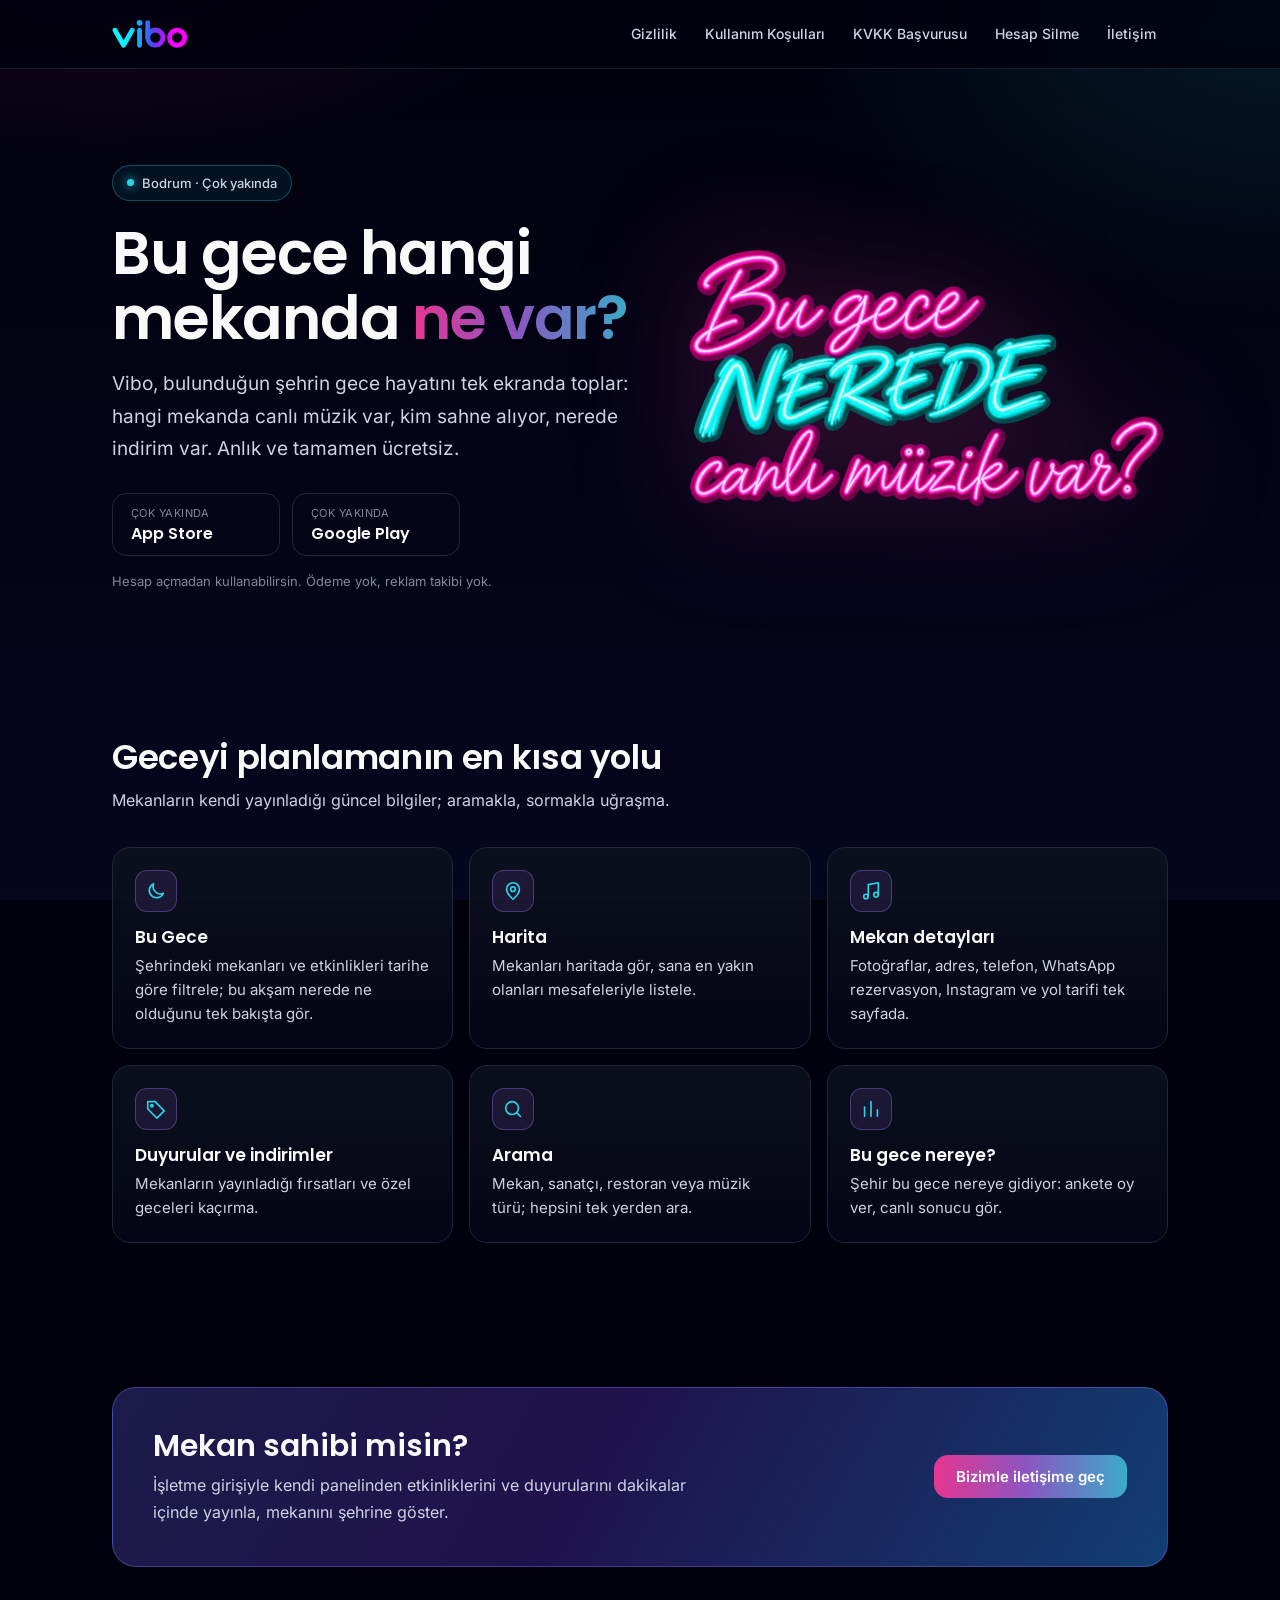
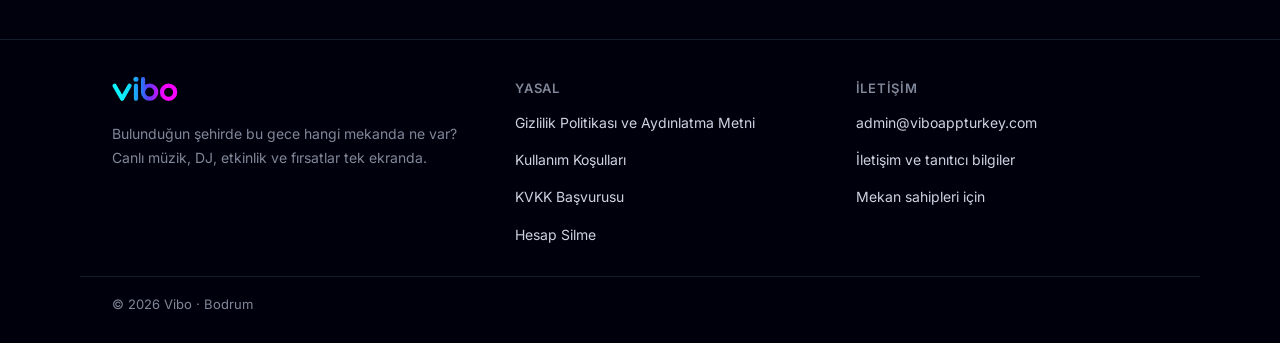
<file: index.html>
<!doctype html>
<html lang="tr">
<head>
<meta charset="utf-8">
<meta name="viewport" content="width=device-width, initial-scale=1">
<meta name="theme-color" content="#01010d">
<title>Vibo — Bu gece hangi mekanda ne var?</title>
<meta name="description" content="Vibo, bulunduğun şehirde bu gece hangi mekanda ne olduğunu gösterir: canlı müzik, DJ, etkinlik ve indirimler. Kullanıcılar için ücretsiz.">
<link rel="icon" type="image/png" href="assets/icon-48.png">
<link rel="apple-touch-icon" href="assets/icon-180.png">
<link rel="stylesheet" href="assets/site.css">
<script>
  // E-posta onay bağlantısı ana sayfaya dönerse onay sayfasına aktarılır (jeton burada okunmaz).
  if (/(access_token|error_code)=/.test(location.hash)) location.replace("onay.html" + location.hash);
</script>
</head>
<body>
<header class="site-header">
  <div class="bar">
    <a class="logo" href="index.html" aria-label="Vibo ana sayfa"><img src="assets/logo.svg" alt="Vibo" width="76" height="30"></a>
    <nav class="site-nav" aria-label="Site"><a href="gizlilik-politikasi.html">Gizlilik</a><a href="kullanim-kosullari.html">Kullanım Koşulları</a><a href="kvkk-basvuru.html">KVKK Başvurusu</a><a href="hesap-silme.html">Hesap Silme</a><a href="iletisim.html">İletişim</a></nav>
  </div>
</header>
<main>
  <div class="wrap">
    <section class="hero">
      <div>
        <span class="chip">Bodrum · Çok yakında</span>
        <h1>Bu gece hangi mekanda <span class="grad">ne var?</span></h1>
        <p class="lead">Vibo, bulunduğun şehrin gece hayatını tek ekranda toplar: hangi mekanda canlı müzik var, kim sahne alıyor, nerede indirim var. Anlık ve tamamen ücretsiz.</p>
        <div class="stores" aria-label="Mağazalar">
          <div class="store"><small>Çok yakında</small><span>App Store</span></div>
          <div class="store"><small>Çok yakında</small><span>Google Play</span></div>
        </div>
        <p class="note">Hesap açmadan kullanabilirsin. Ödeme yok, reklam takibi yok.</p>
      </div>
      <div class="hero-art"><img src="assets/hero.webp" width="900" height="506" alt="Bu gece nerede canlı müzik var?"></div>
    </section>

    <section class="section" id="ozellikler">
      <h2>Geceyi planlamanın en kısa yolu</h2>
      <p class="sub">Mekanların kendi yayınladığı güncel bilgiler; aramakla, sormakla uğraşma.</p>
      <div class="cards">
      <article class="card"><div class="ico"><svg viewBox="0 0 24 24" fill="none" stroke="currentColor" stroke-width="1.8" stroke-linecap="round" stroke-linejoin="round" aria-hidden="true"><path d="M20 14.5A8 8 0 0 1 9.5 4a8 8 0 1 0 10.5 10.5Z"/></svg></div><h3>Bu Gece</h3><p>Şehrindeki mekanları ve etkinlikleri tarihe göre filtrele; bu akşam nerede ne olduğunu tek bakışta gör.</p></article>
      <article class="card"><div class="ico"><svg viewBox="0 0 24 24" fill="none" stroke="currentColor" stroke-width="1.8" stroke-linecap="round" stroke-linejoin="round" aria-hidden="true"><path d="M12 21s7-6.2 7-11a7 7 0 1 0-14 0c0 4.8 7 11 7 11Z"/><circle cx="12" cy="10" r="2.5"/></svg></div><h3>Harita</h3><p>Mekanları haritada gör, sana en yakın olanları mesafeleriyle listele.</p></article>
      <article class="card"><div class="ico"><svg viewBox="0 0 24 24" fill="none" stroke="currentColor" stroke-width="1.8" stroke-linecap="round" stroke-linejoin="round" aria-hidden="true"><path d="M9 18V5l11-2v13"/><circle cx="6.5" cy="18" r="2.5"/><circle cx="17.5" cy="16" r="2.5"/></svg></div><h3>Mekan detayları</h3><p>Fotoğraflar, adres, telefon, WhatsApp rezervasyon, Instagram ve yol tarifi tek sayfada.</p></article>
      <article class="card"><div class="ico"><svg viewBox="0 0 24 24" fill="none" stroke="currentColor" stroke-width="1.8" stroke-linecap="round" stroke-linejoin="round" aria-hidden="true"><path d="M3 12V4h8l10 10-8 8L3 12Z"/><circle cx="7.5" cy="8.5" r="1.3"/></svg></div><h3>Duyurular ve indirimler</h3><p>Mekanların yayınladığı fırsatları ve özel geceleri kaçırma.</p></article>
      <article class="card"><div class="ico"><svg viewBox="0 0 24 24" fill="none" stroke="currentColor" stroke-width="1.8" stroke-linecap="round" stroke-linejoin="round" aria-hidden="true"><circle cx="11" cy="11" r="7"/><path d="m20 20-3.5-3.5"/></svg></div><h3>Arama</h3><p>Mekan, sanatçı, restoran veya müzik türü; hepsini tek yerden ara.</p></article>
      <article class="card"><div class="ico"><svg viewBox="0 0 24 24" fill="none" stroke="currentColor" stroke-width="1.8" stroke-linecap="round" stroke-linejoin="round" aria-hidden="true"><path d="M5 20V10M12 20V4M19 20v-7"/></svg></div><h3>Bu gece nereye?</h3><p>Şehir bu gece nereye gidiyor: ankete oy ver, canlı sonucu gör.</p></article>
      </div>
    </section>

    <section class="section" id="isletme">
      <div class="band">
        <div>
          <h2>Mekan sahibi misin?</h2>
          <p>İşletme girişiyle kendi panelinden etkinliklerini ve duyurularını dakikalar içinde yayınla, mekanını şehrine göster.</p>
        </div>
        <a class="btn" href="mailto:admin@viboappturkey.com?subject=Vibo%20i%C5%9Fletme%20ba%C5%9Fvurusu">Bizimle iletişime geç</a>
      </div>
    </section>
  </div>
</main>
<footer class="site-footer">
  <div class="inner">
    <div>
      <a class="logo" href="index.html" aria-label="Vibo ana sayfa"><img src="assets/logo.svg" alt="Vibo" width="66" height="26"></a>
      <p>Bulunduğun şehirde bu gece hangi mekanda ne var? Canlı müzik, DJ, etkinlik ve fırsatlar tek ekranda.</p>
    </div>
    <div>
      <h4>Yasal</h4>
      <ul>
        <li><a href="gizlilik-politikasi.html">Gizlilik Politikası ve Aydınlatma Metni</a></li>
        <li><a href="kullanim-kosullari.html">Kullanım Koşulları</a></li>
        <li><a href="kvkk-basvuru.html">KVKK Başvurusu</a></li>
        <li><a href="hesap-silme.html">Hesap Silme</a></li>
      </ul>
    </div>
    <div>
      <h4>İletişim</h4>
      <ul>
        <li><a href="mailto:admin@viboappturkey.com">admin@viboappturkey.com</a></li>
        <li><a href="iletisim.html">İletişim ve tanıtıcı bilgiler</a></li>
        <li><a href="iletisim.html#isletme">Mekan sahipleri için</a></li>
      </ul>
    </div>
  </div>
  <div class="legal">© 2026 Vibo · Bodrum</div>
</footer>
</body>
</html>
</file>
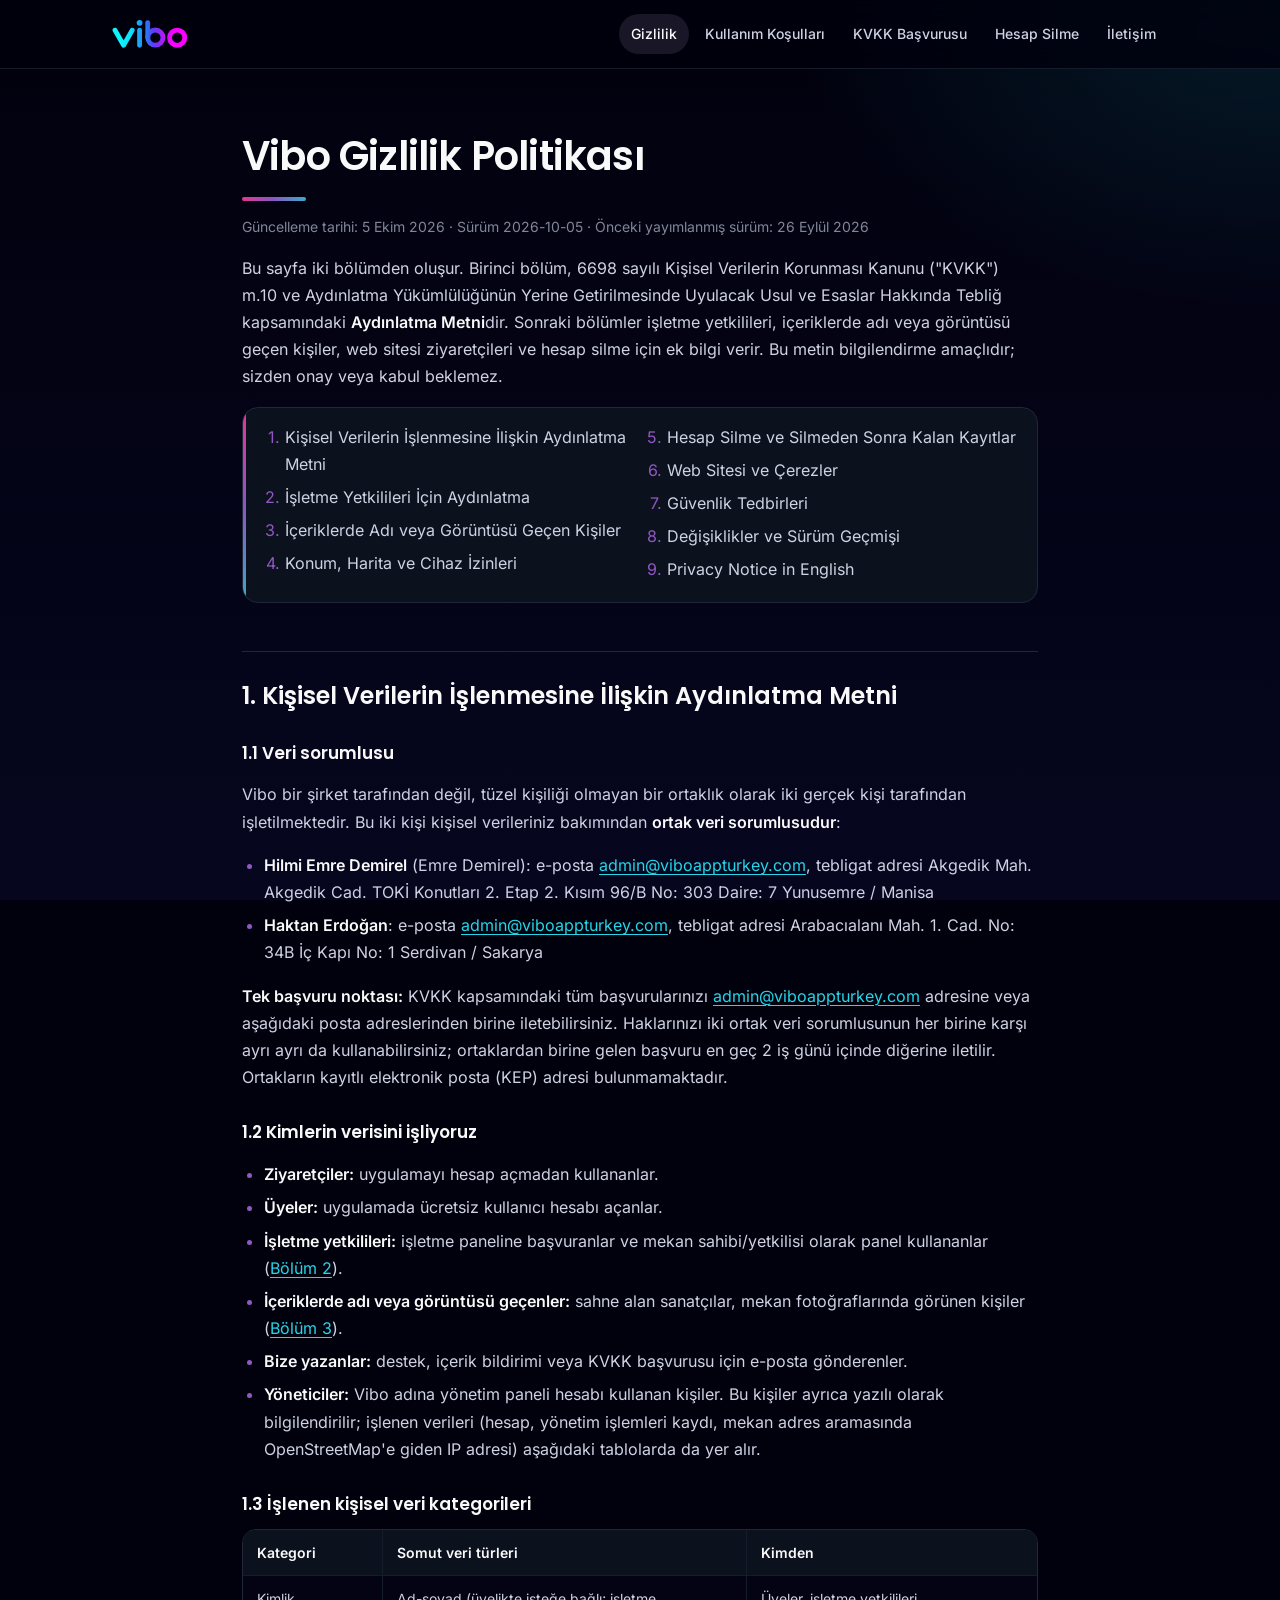
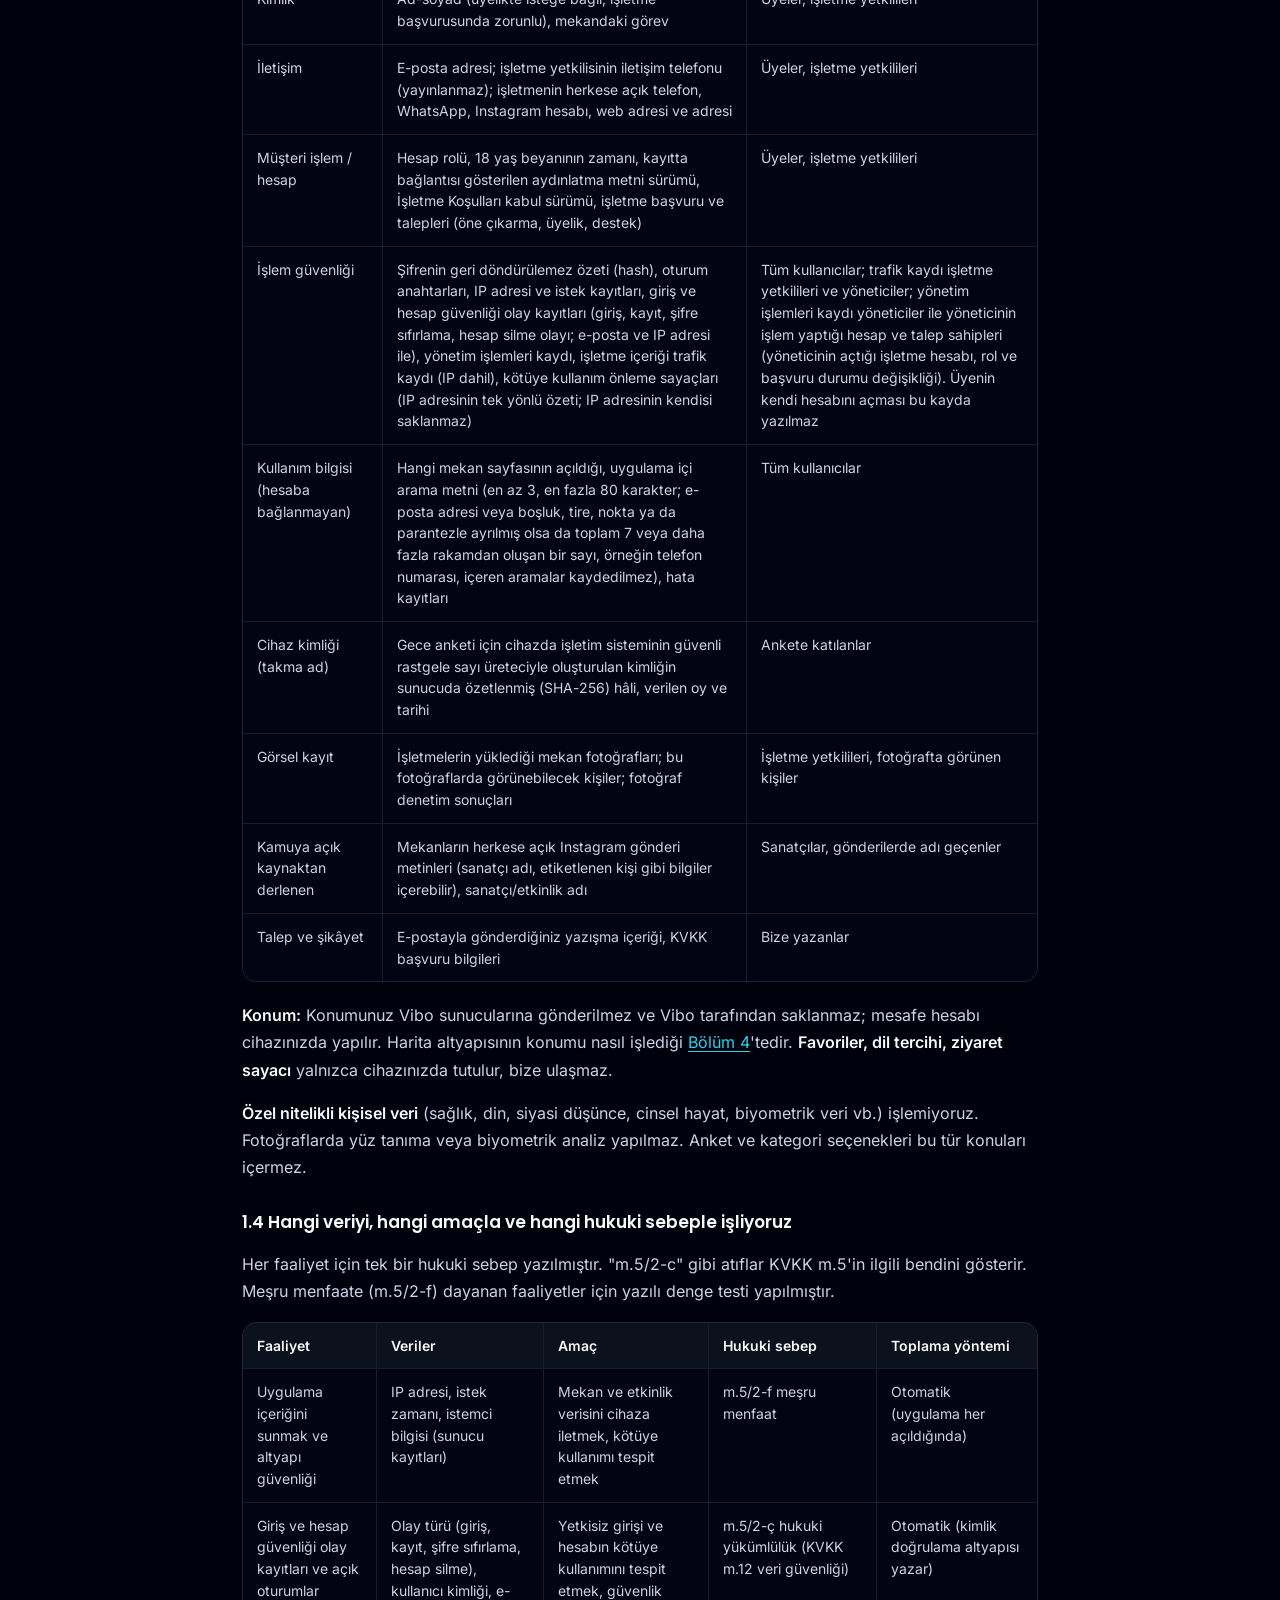
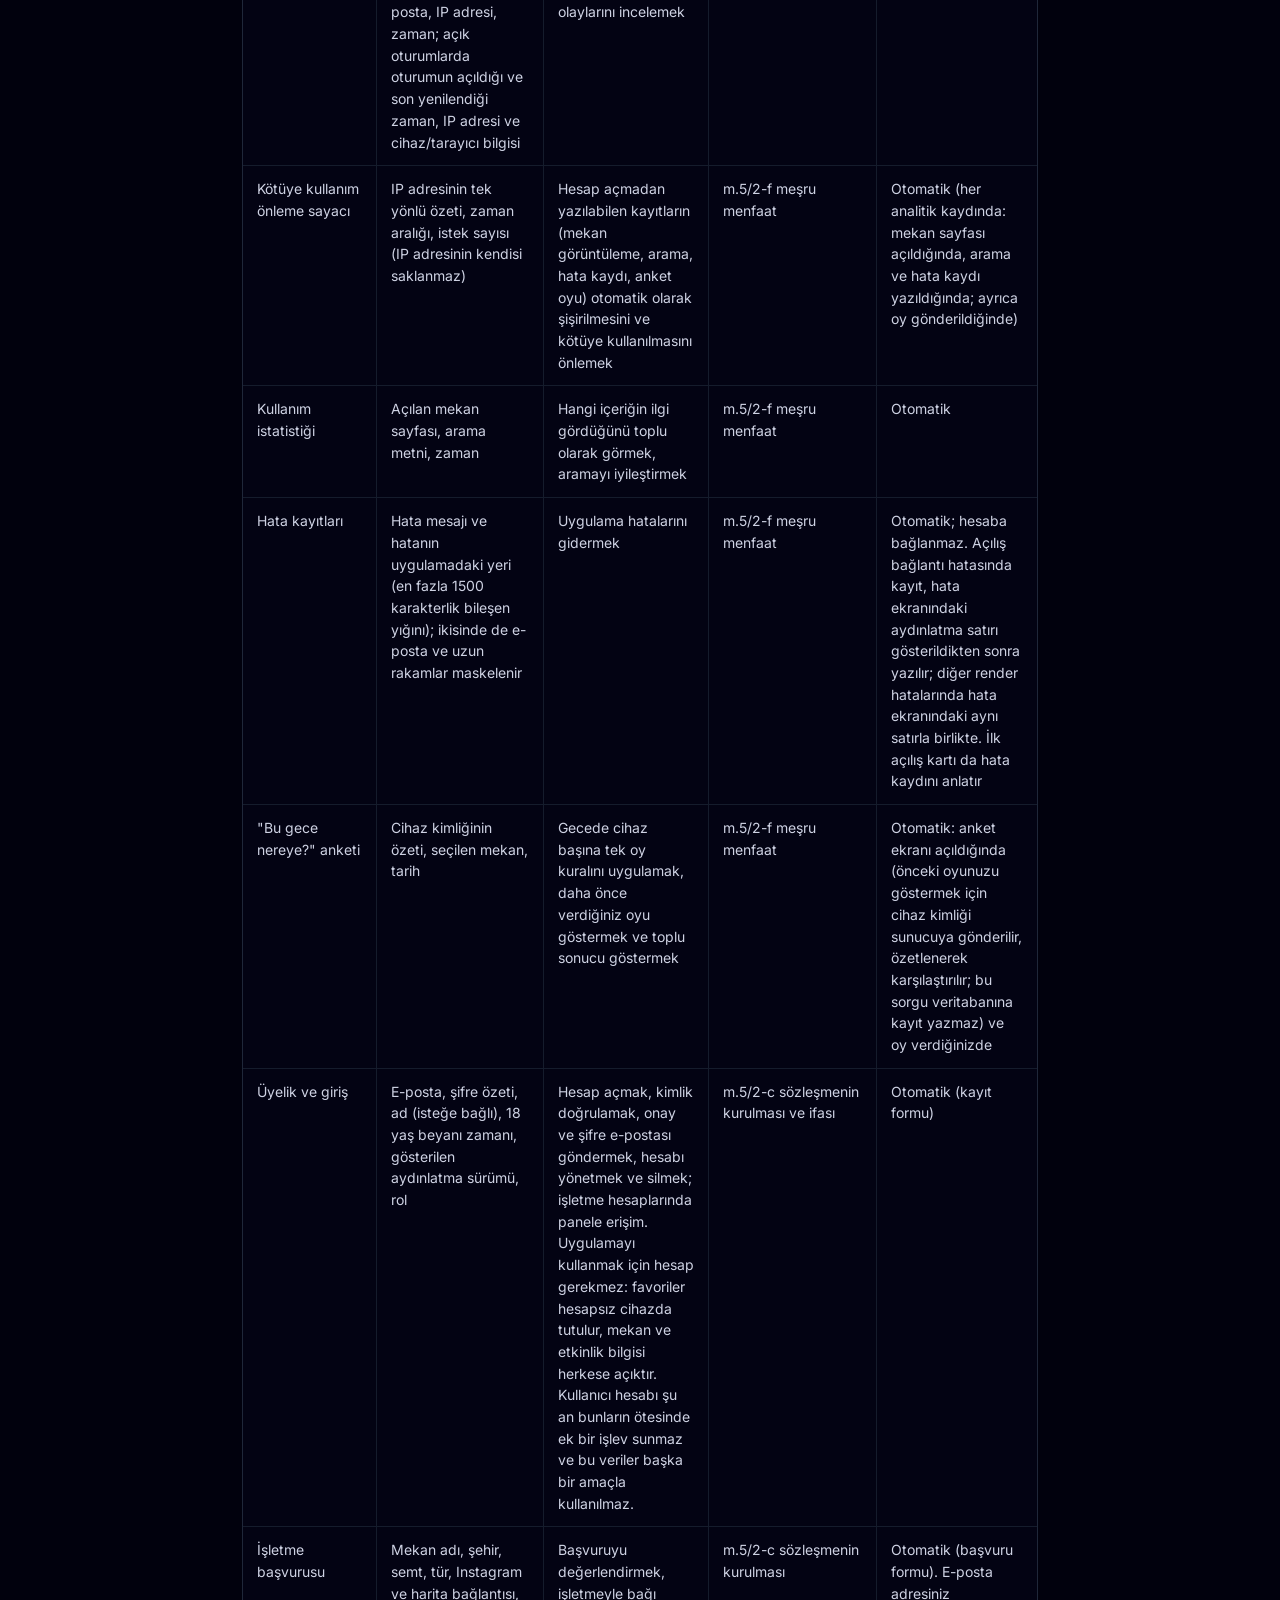
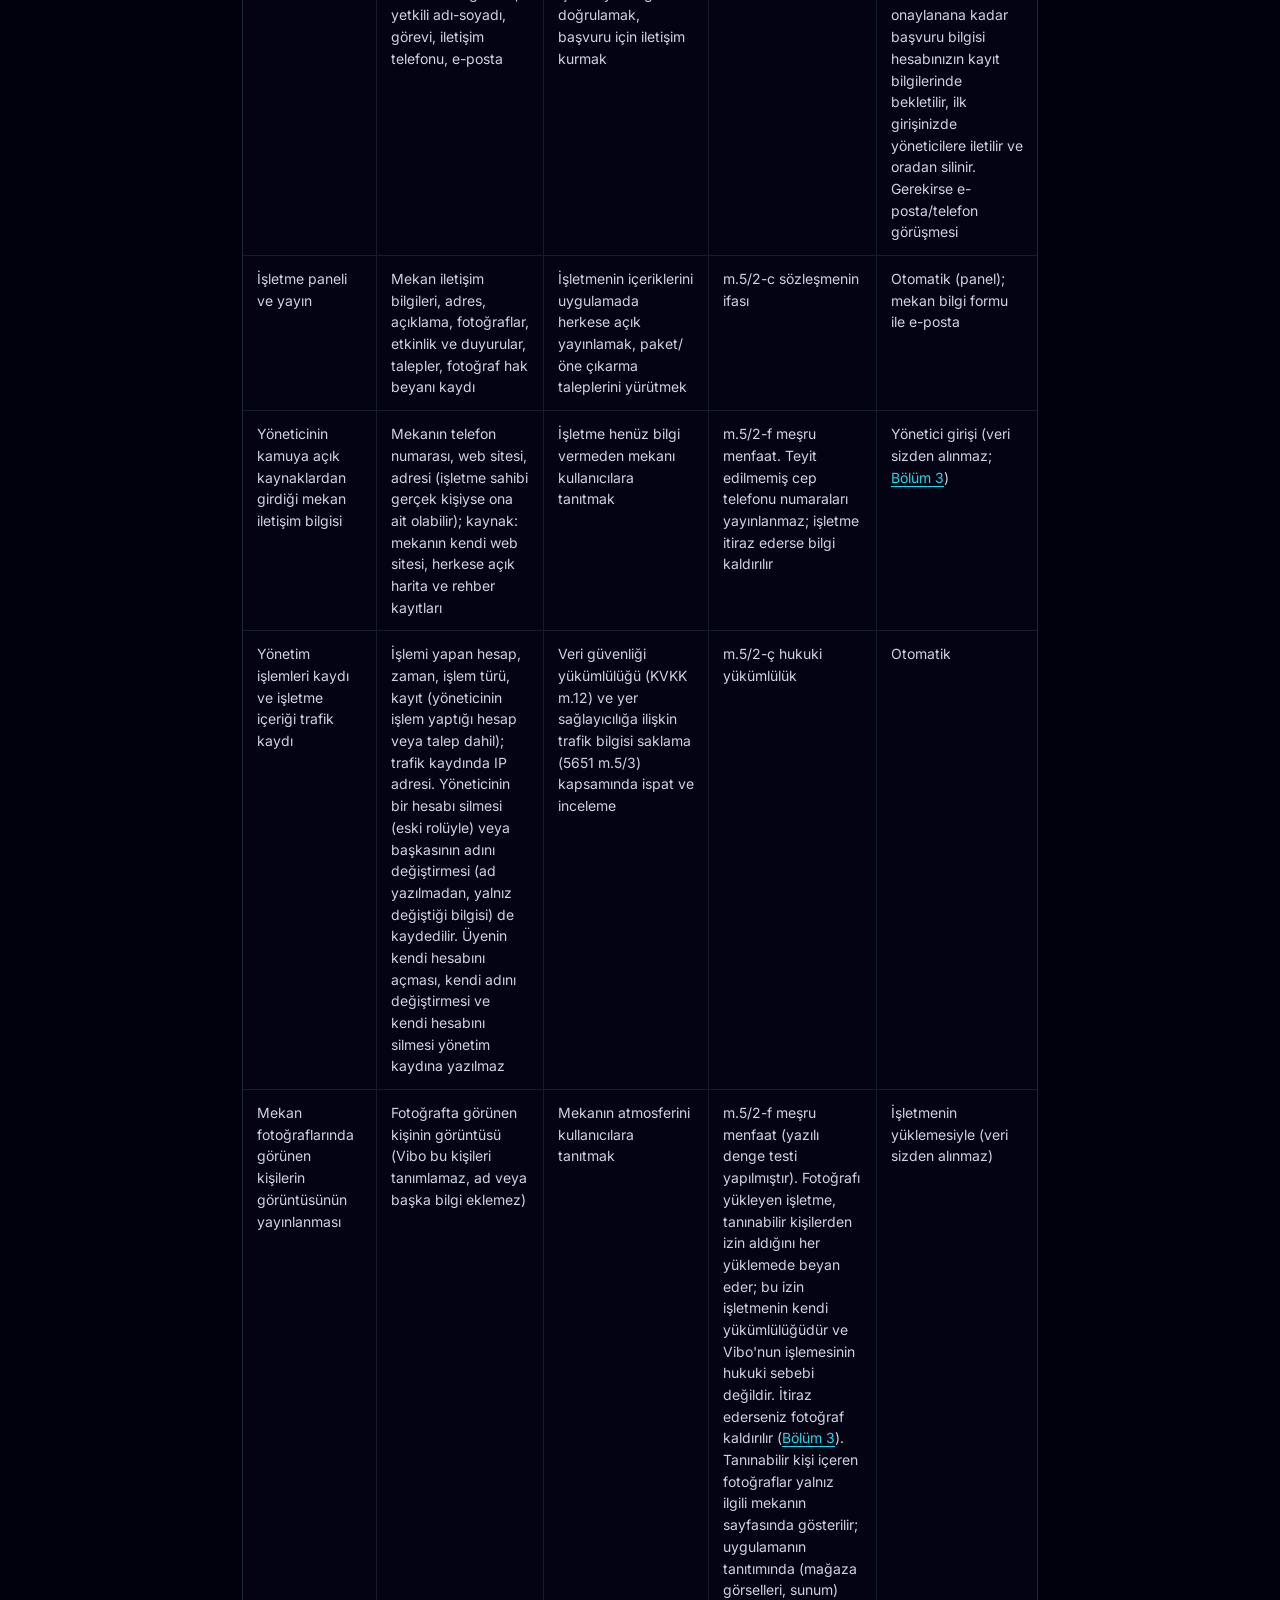
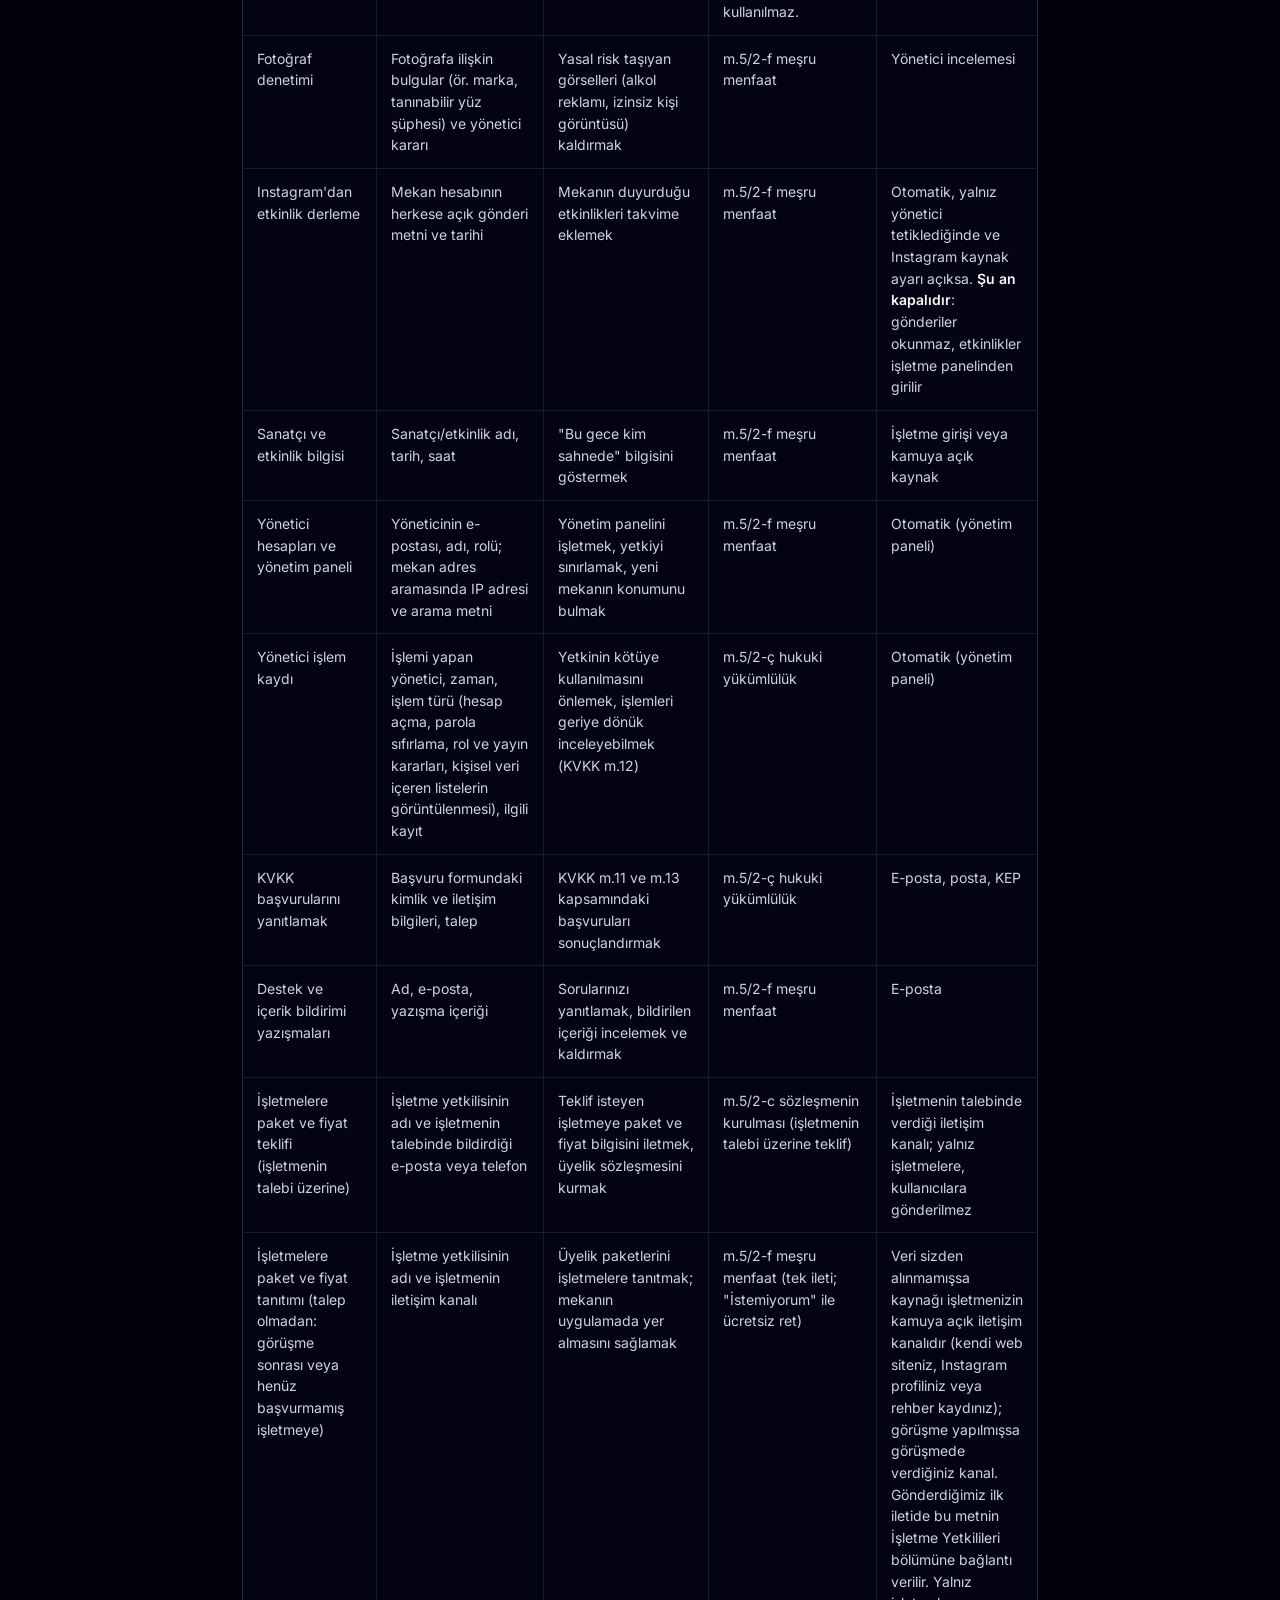
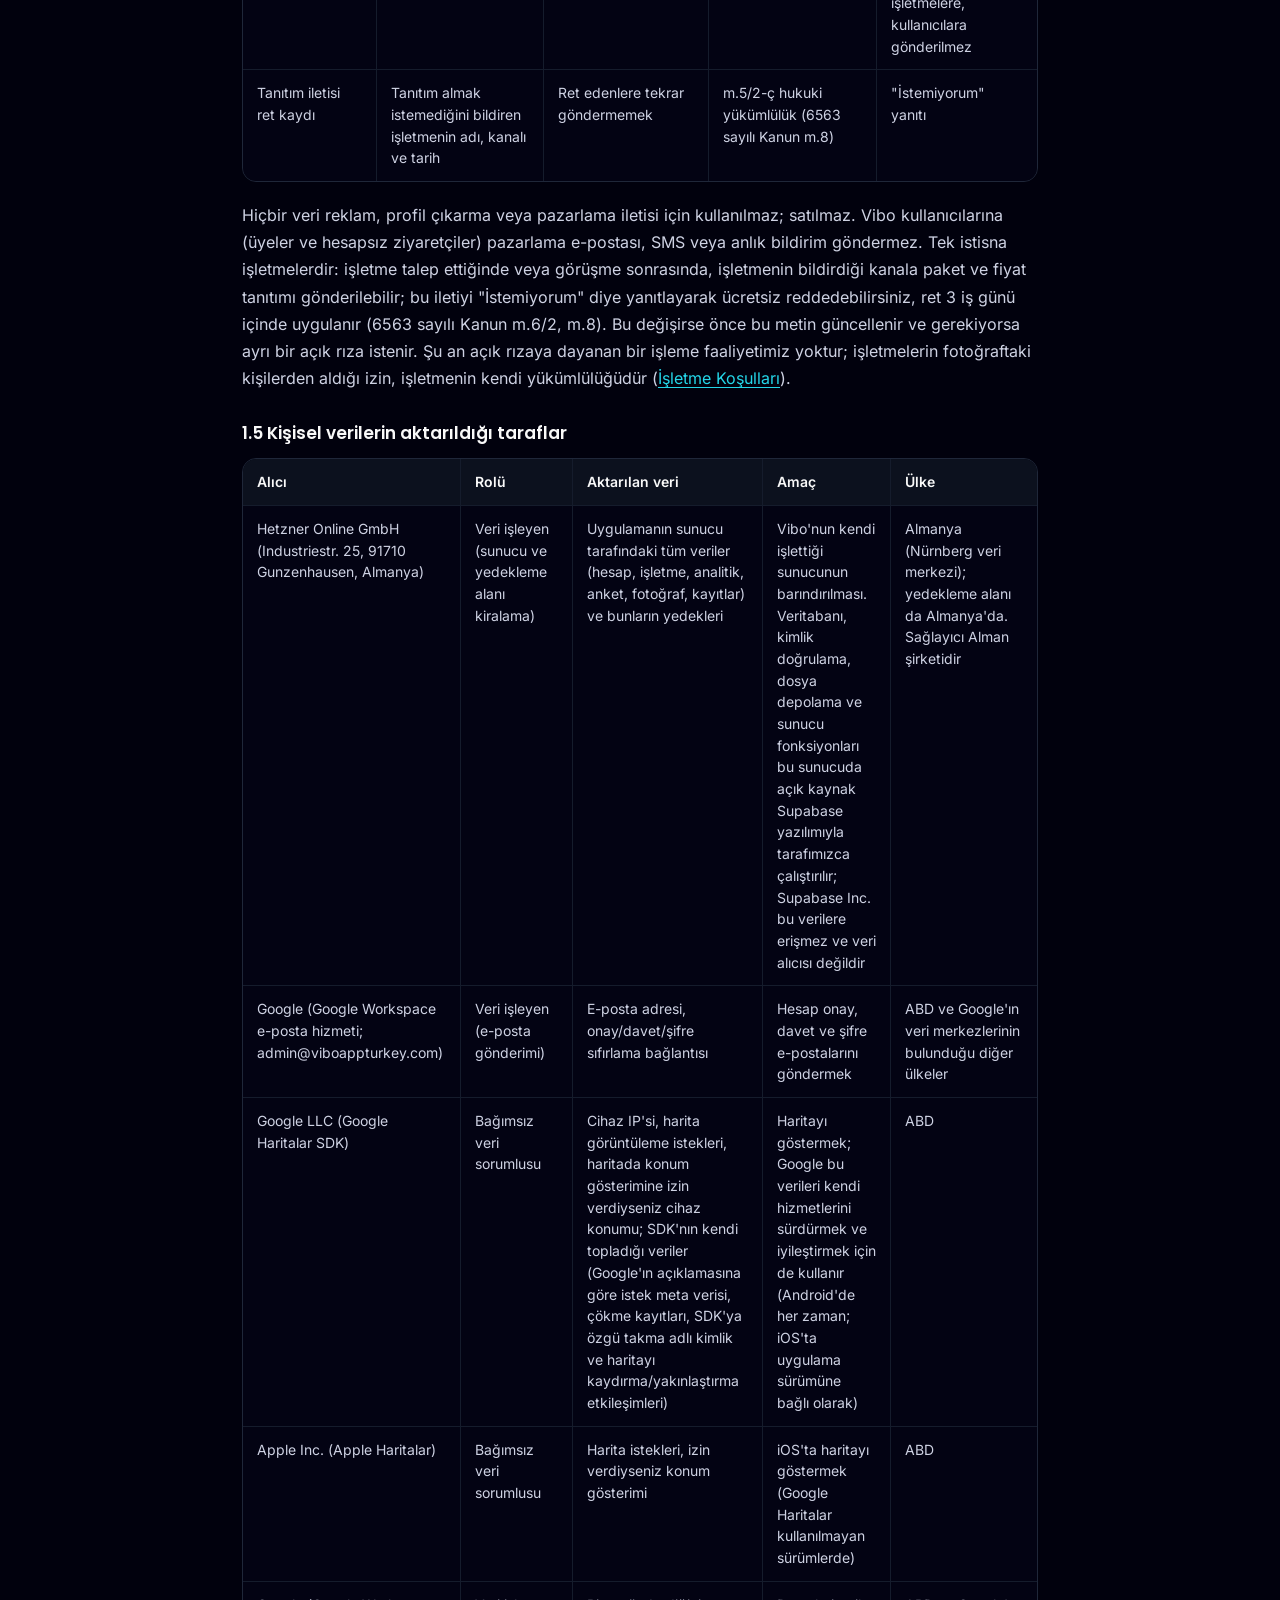
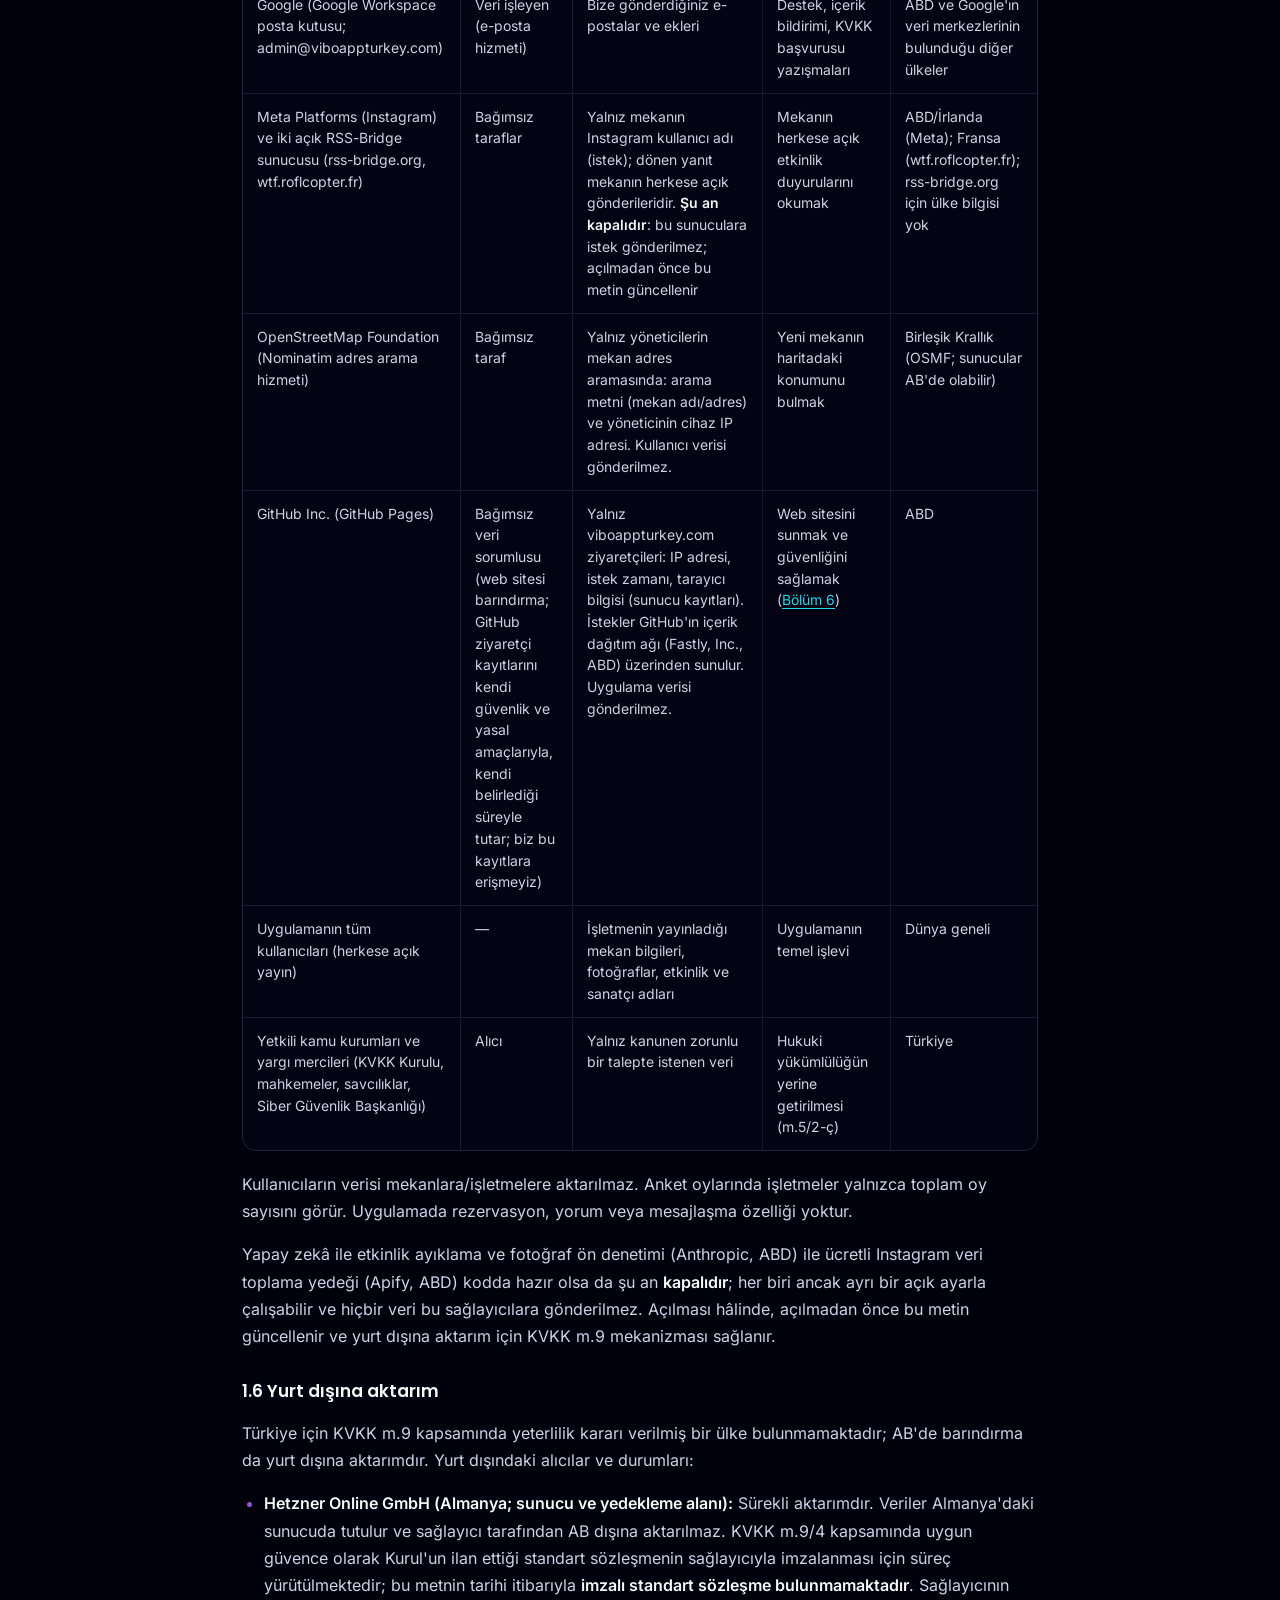
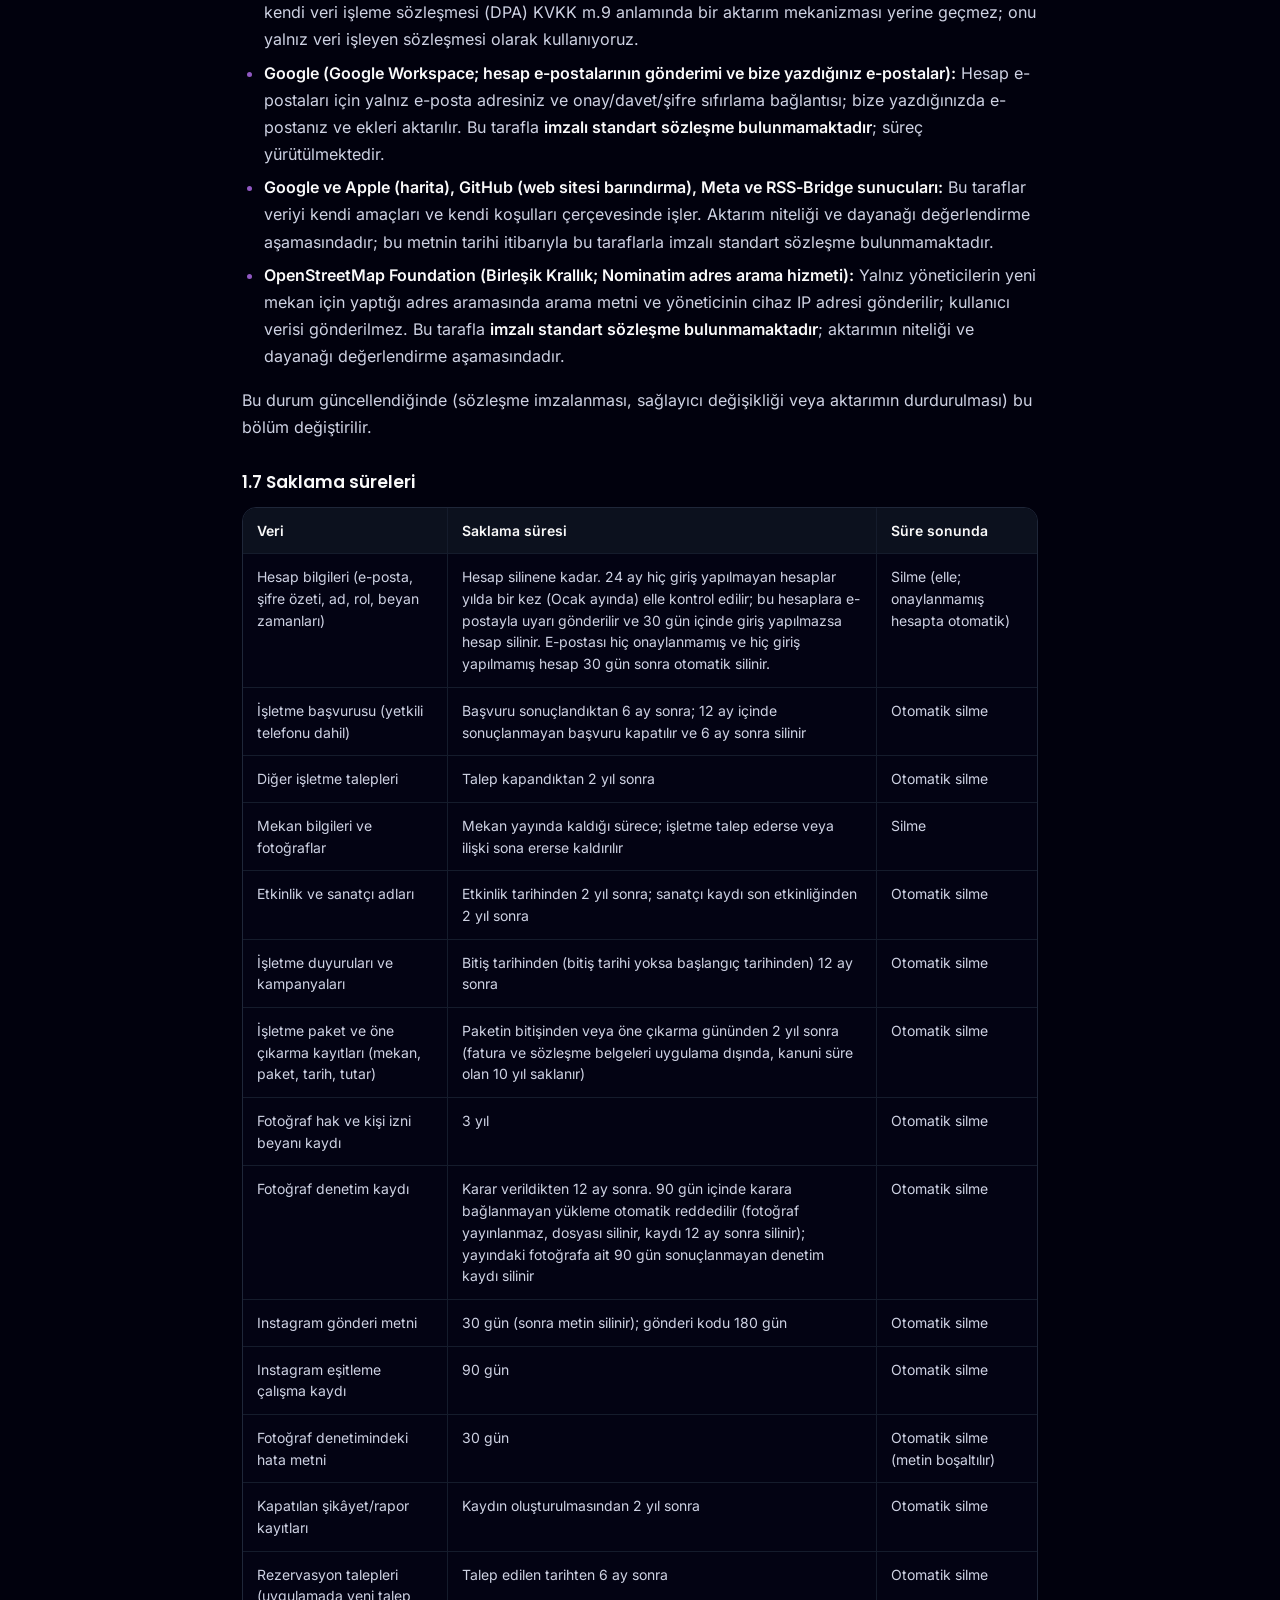
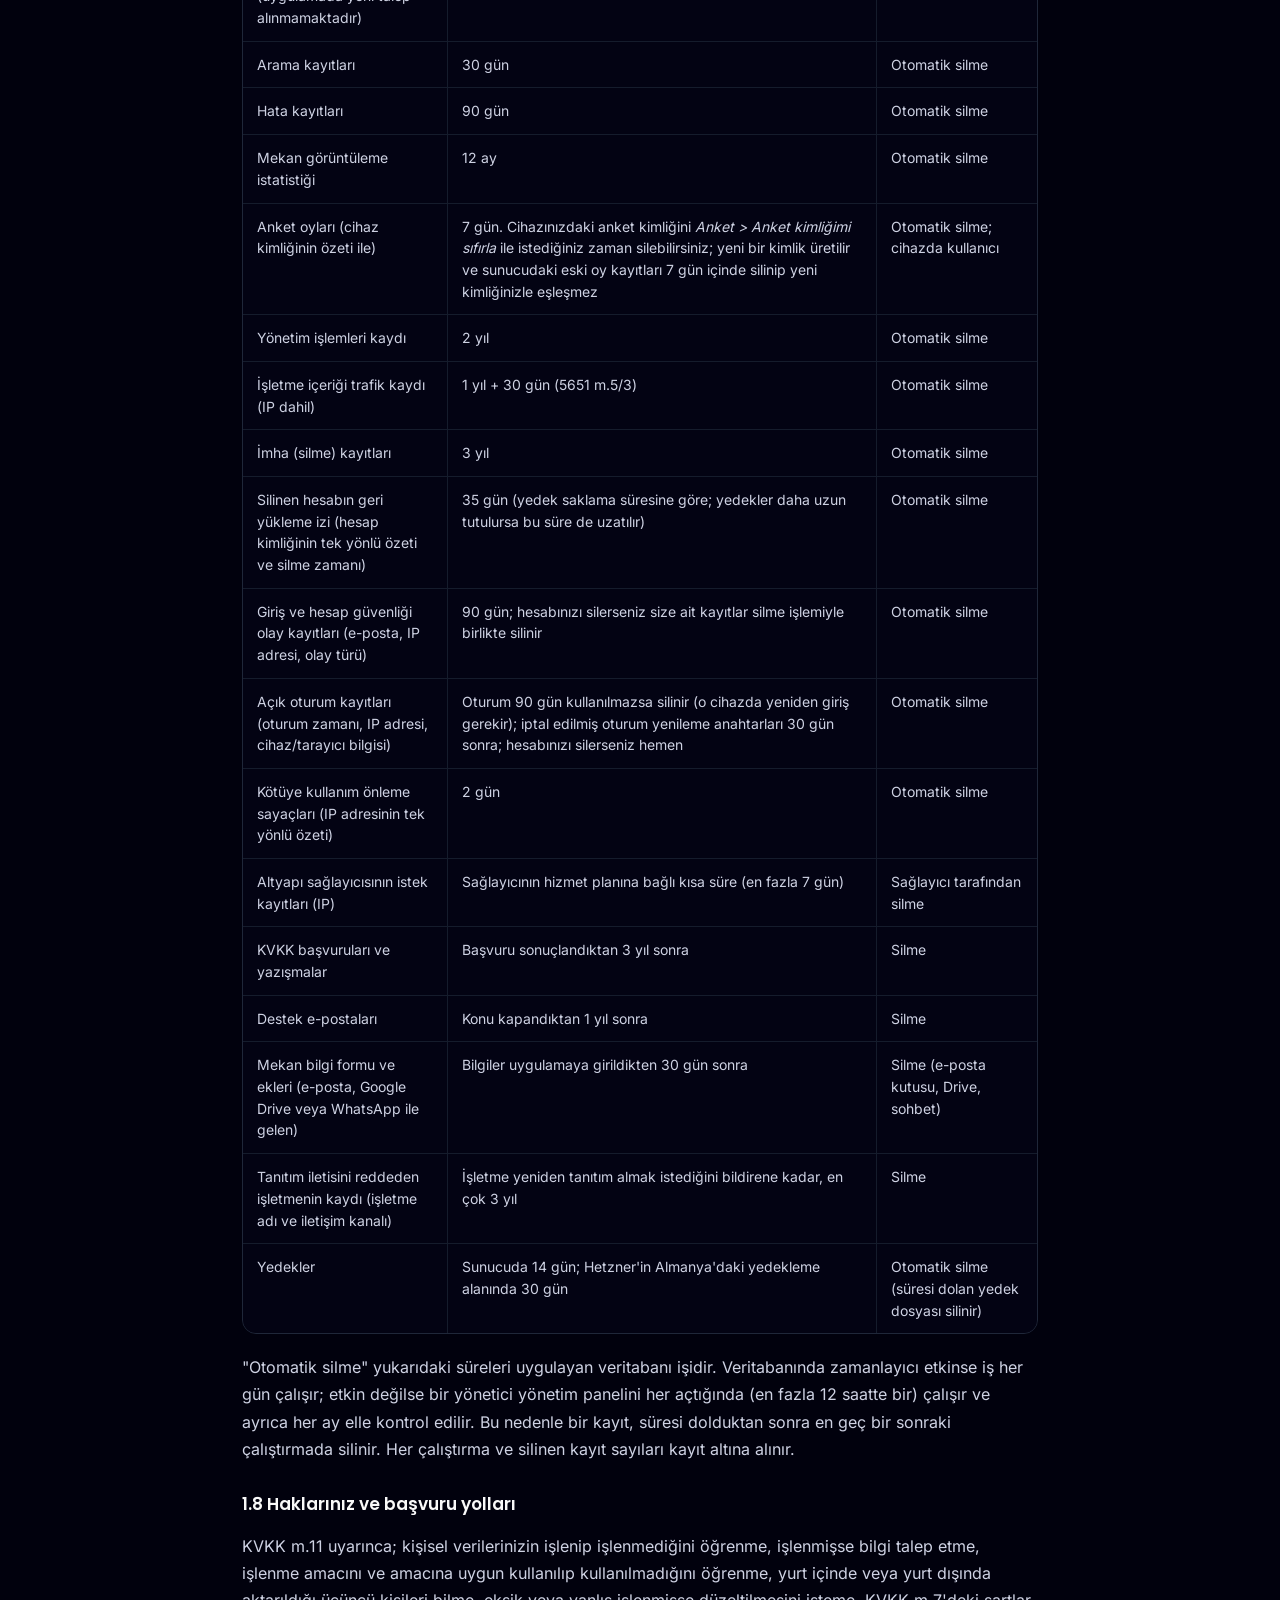
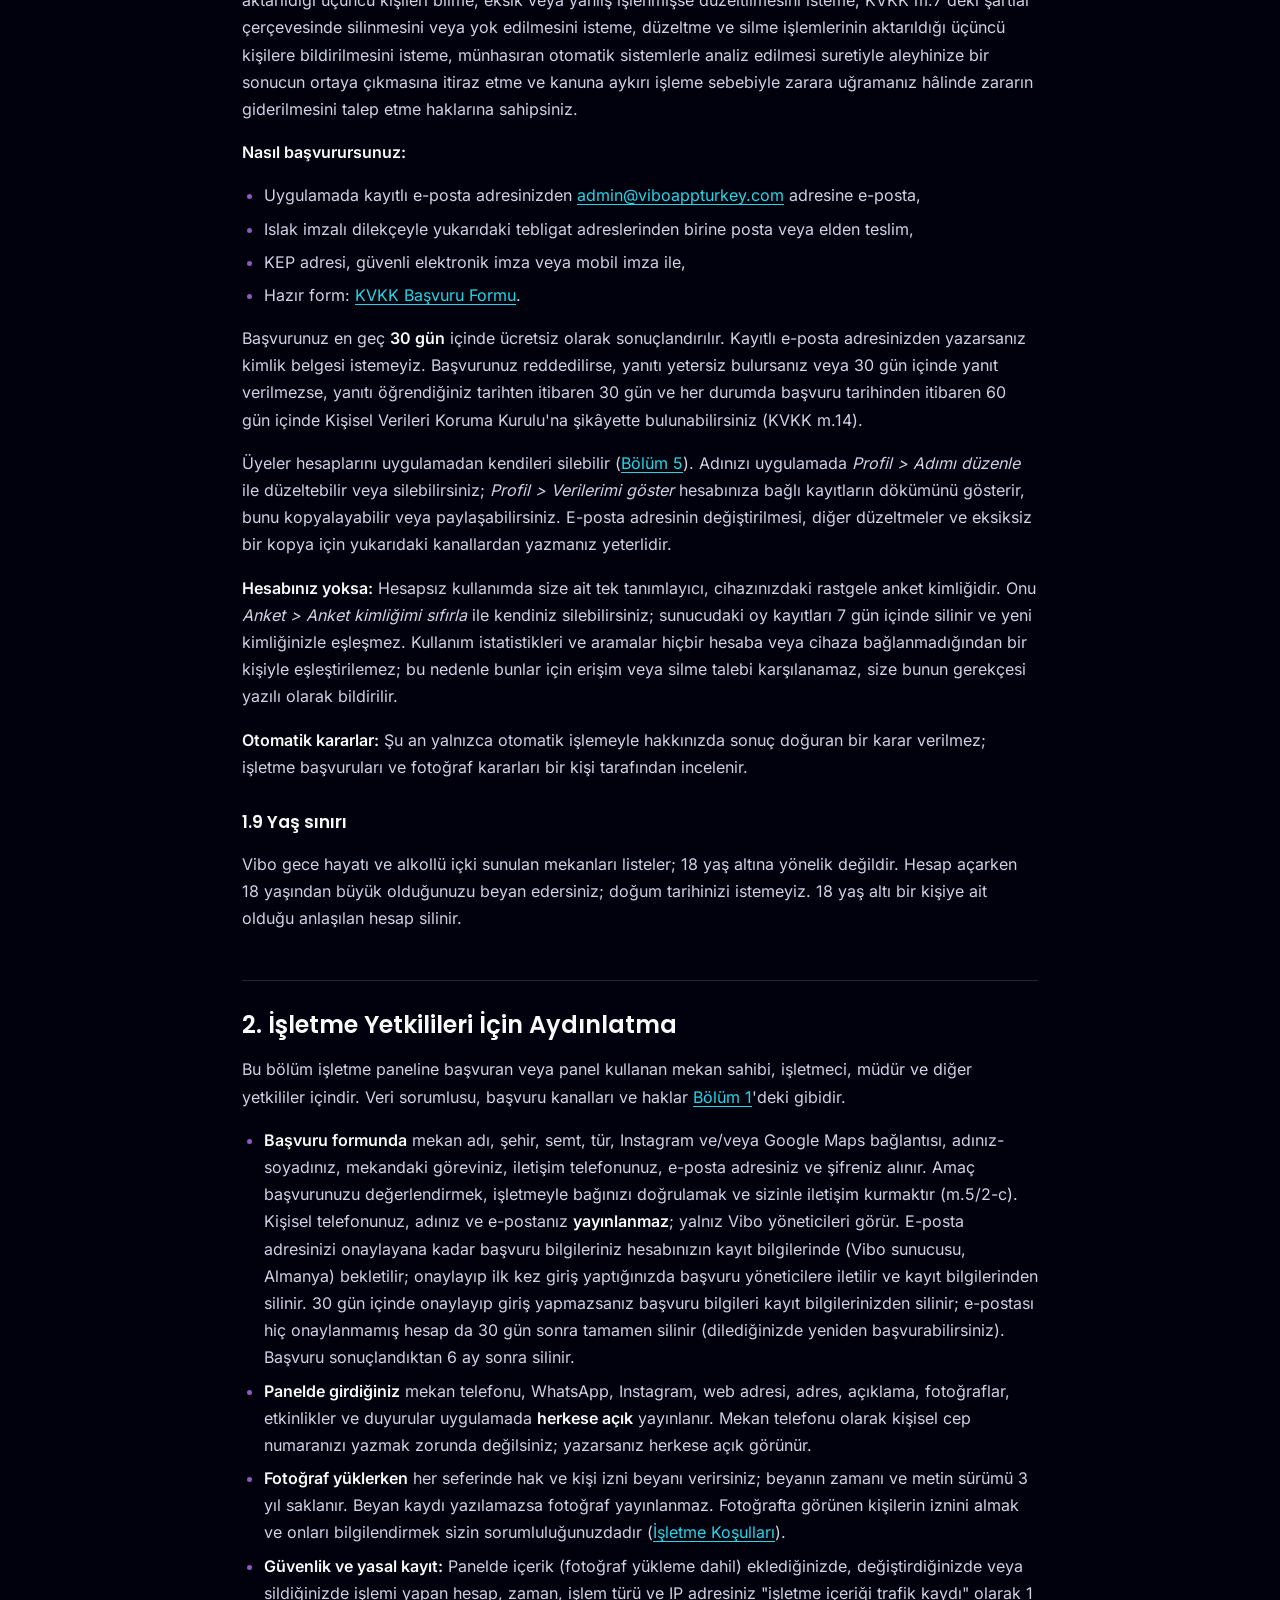
<file: gizlilik/index.html>
<!doctype html>
<html lang="tr"><head><meta charset="utf-8">
<meta http-equiv="refresh" content="0; url=/gizlilik-politikasi.html">
<link rel="canonical" href="https://viboappturkey.com/gizlilik-politikasi.html">
<meta name="robots" content="noindex">
<title>Yönlendiriliyor…</title></head>
<body><a href="/gizlilik-politikasi.html">Gizlilik Politikası</a></body></html>
</file>
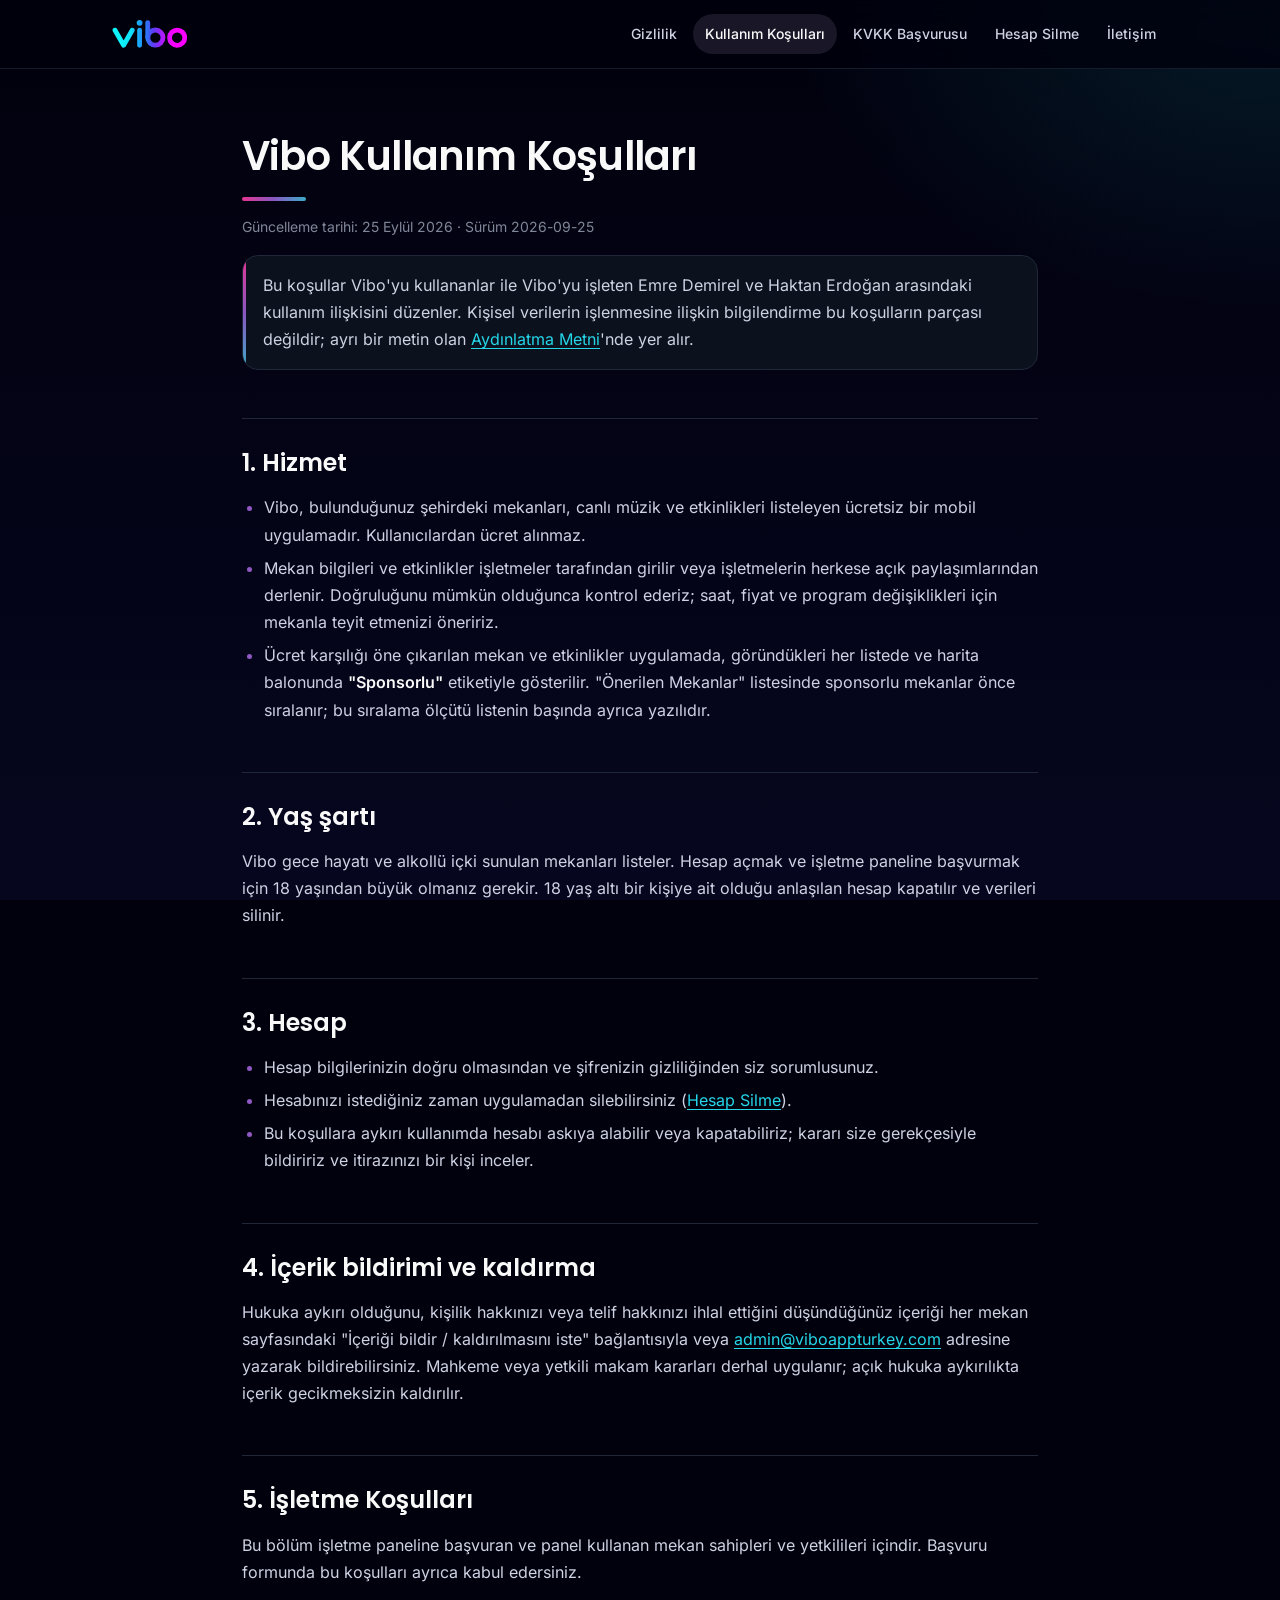
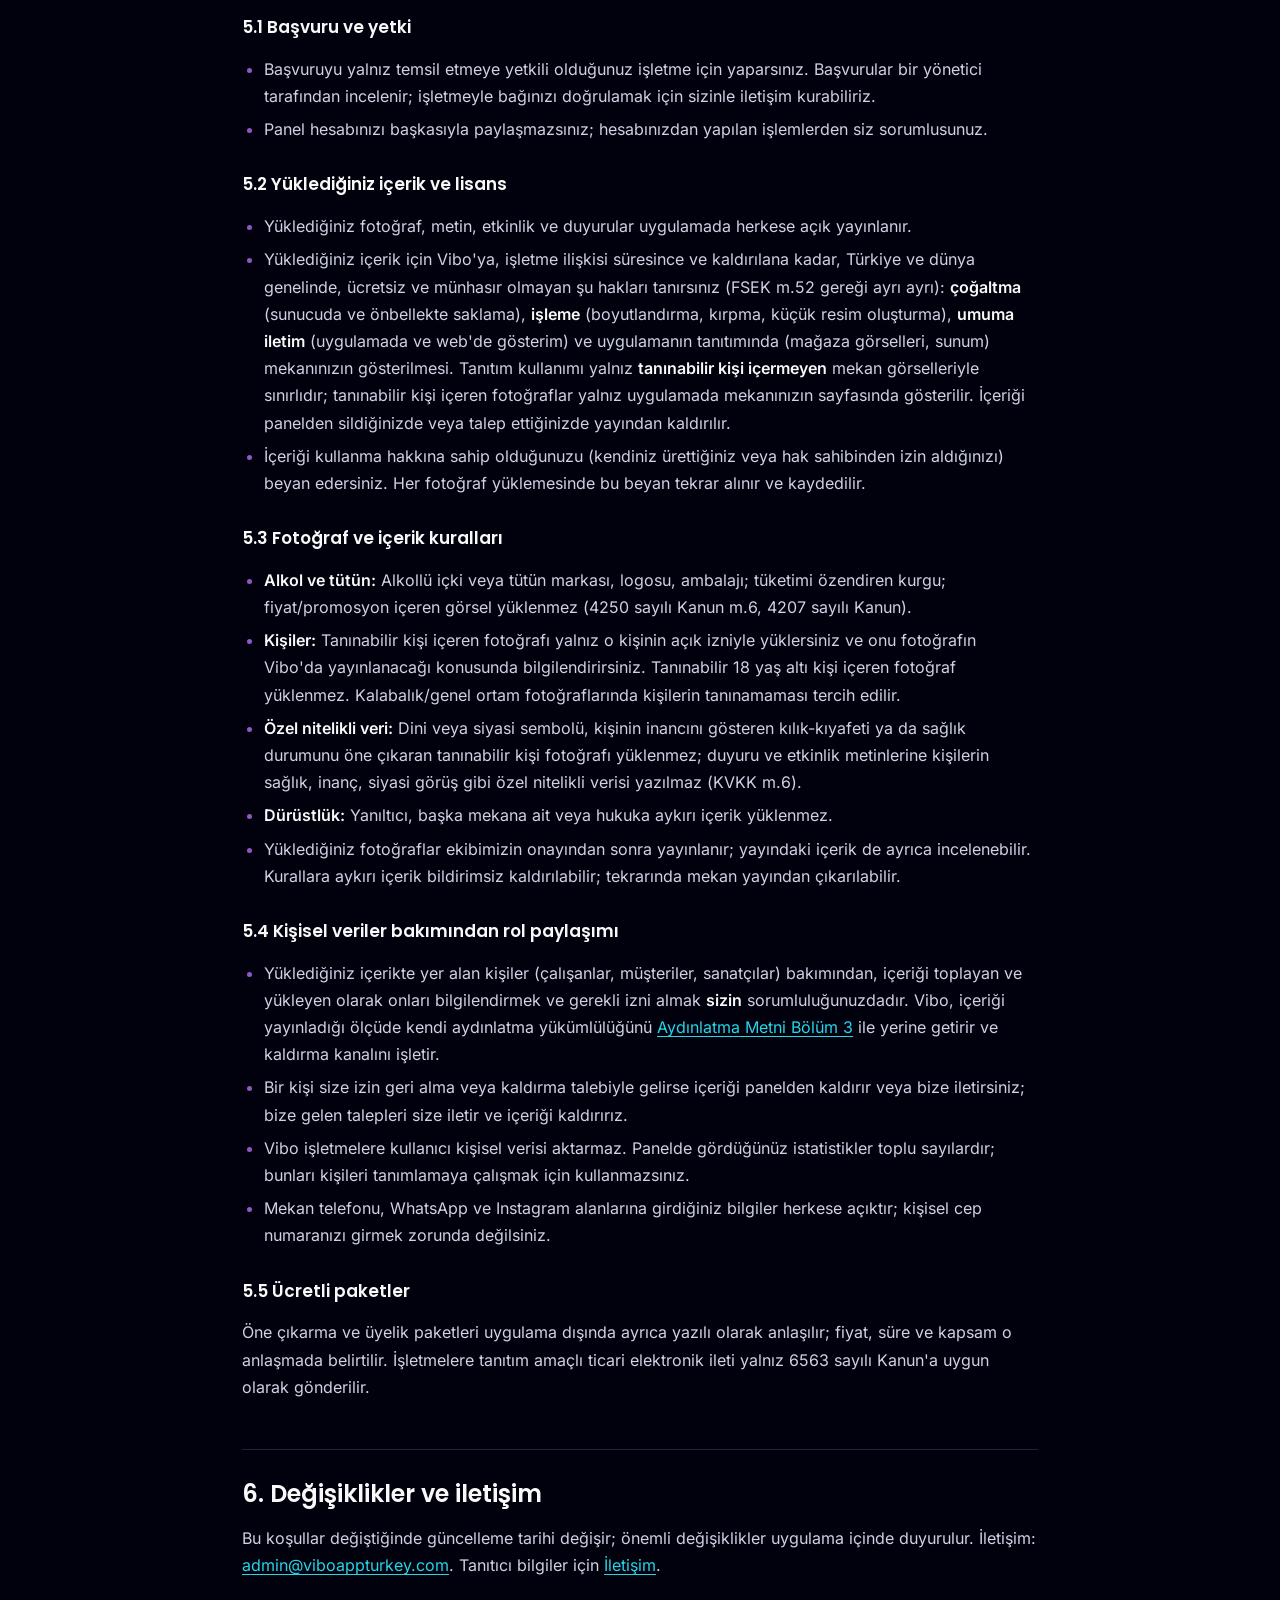
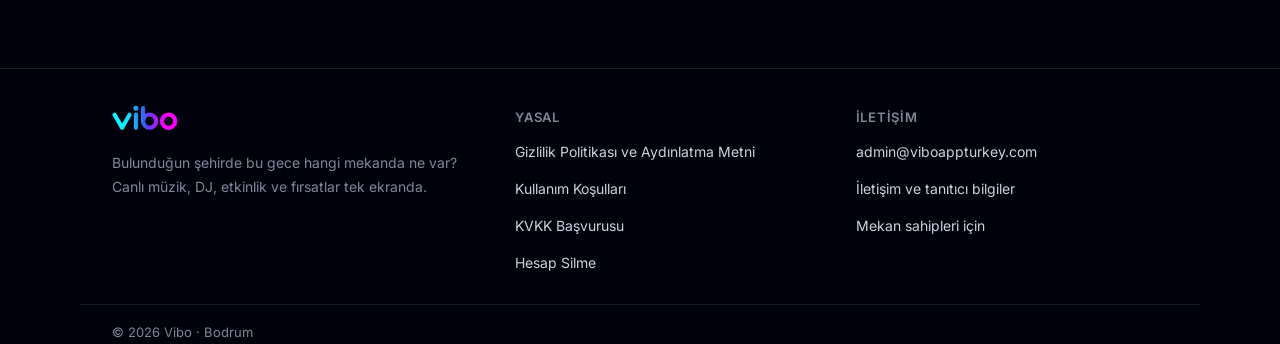
<file: kosullar/index.html>
<!doctype html>
<html lang="tr"><head><meta charset="utf-8">
<meta http-equiv="refresh" content="0; url=/kullanim-kosullari.html">
<link rel="canonical" href="https://viboappturkey.com/kullanim-kosullari.html">
<meta name="robots" content="noindex">
<title>Yönlendiriliyor…</title></head>
<body><a href="/kullanim-kosullari.html">Kullanım Koşulları</a></body></html>
</file>
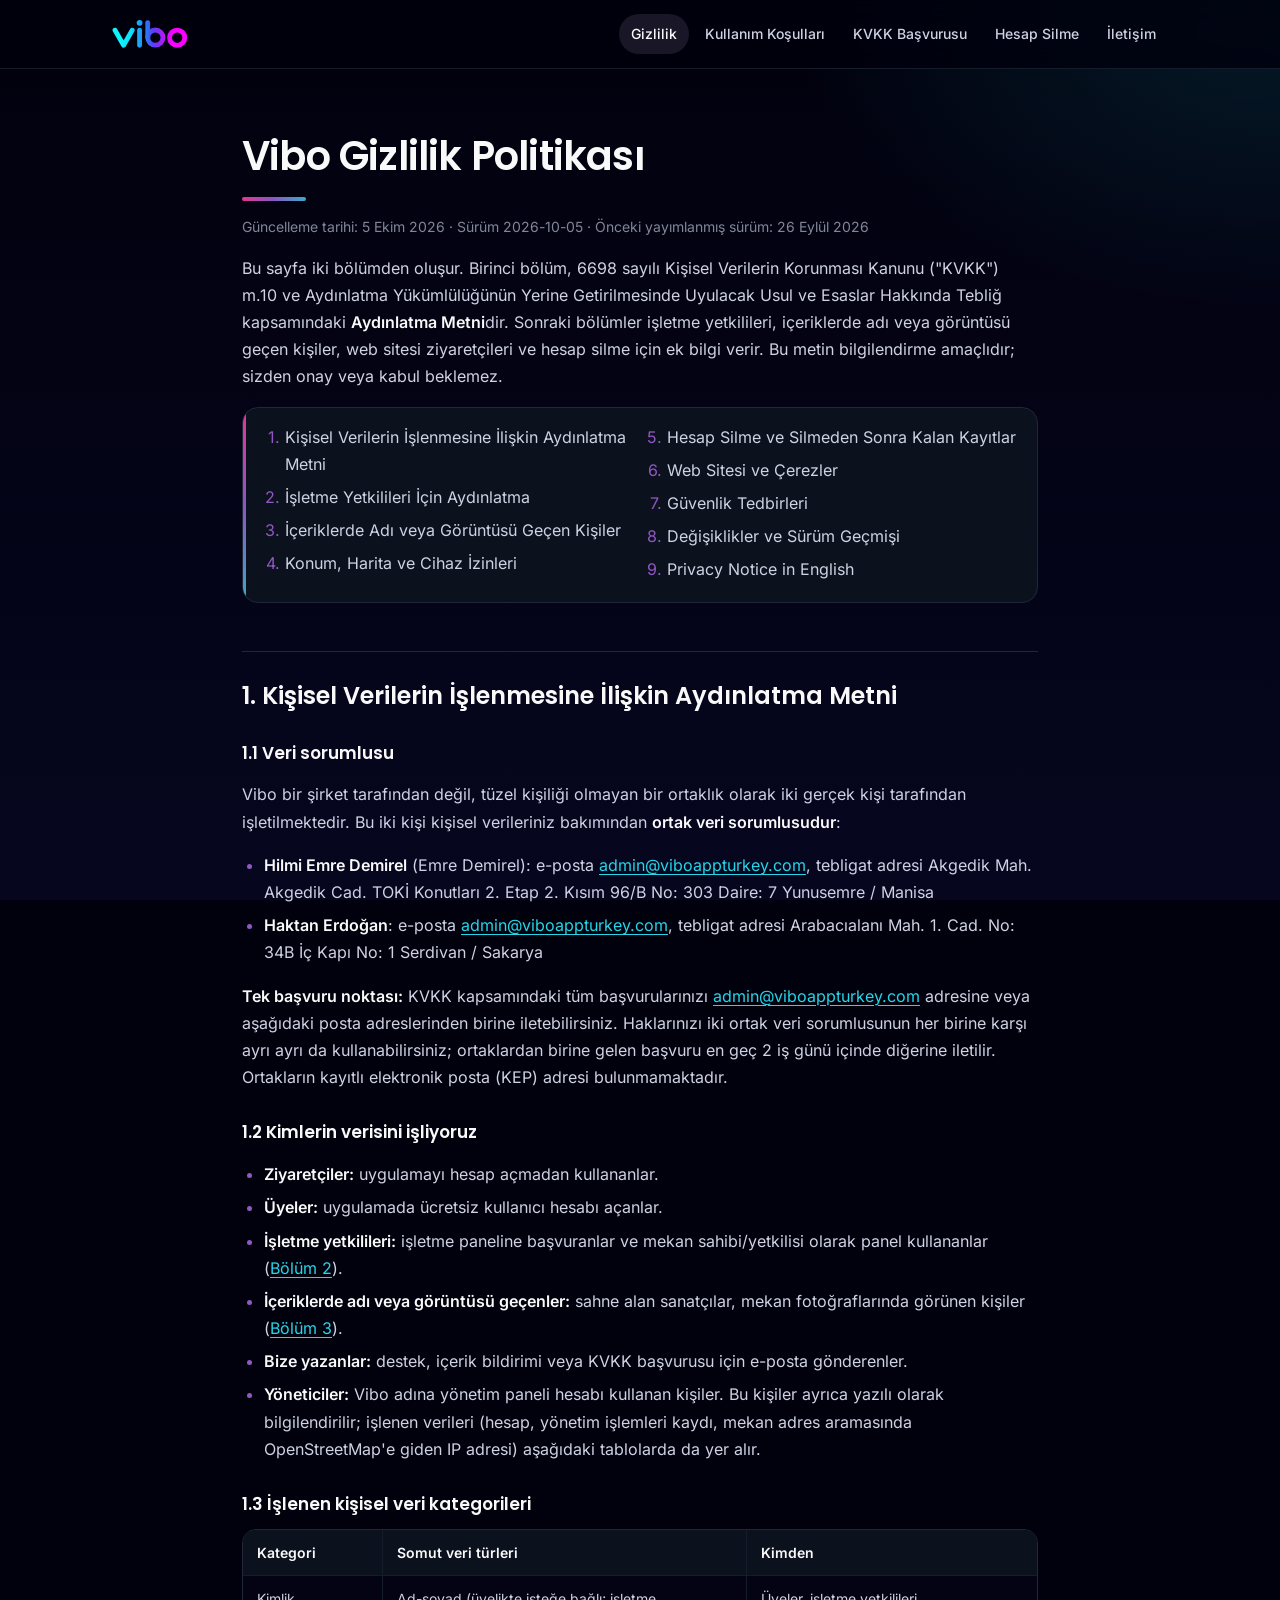
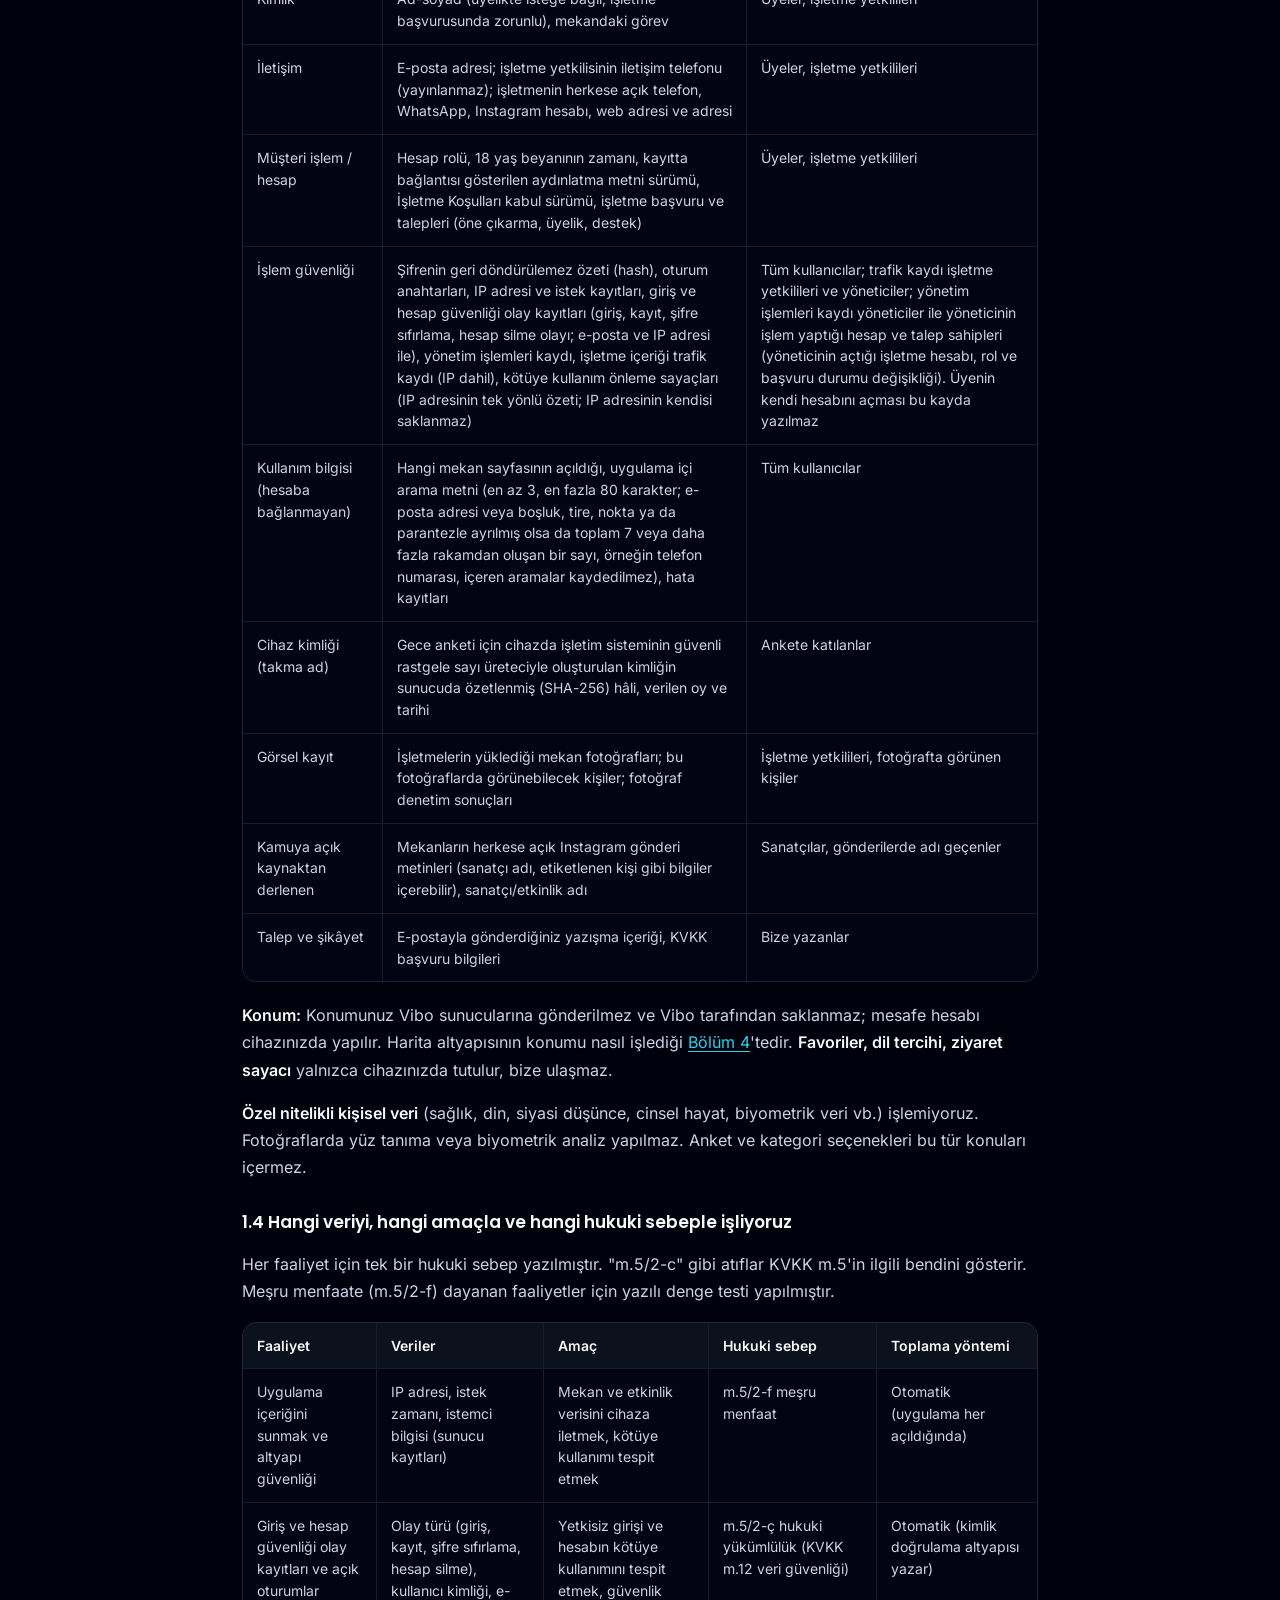
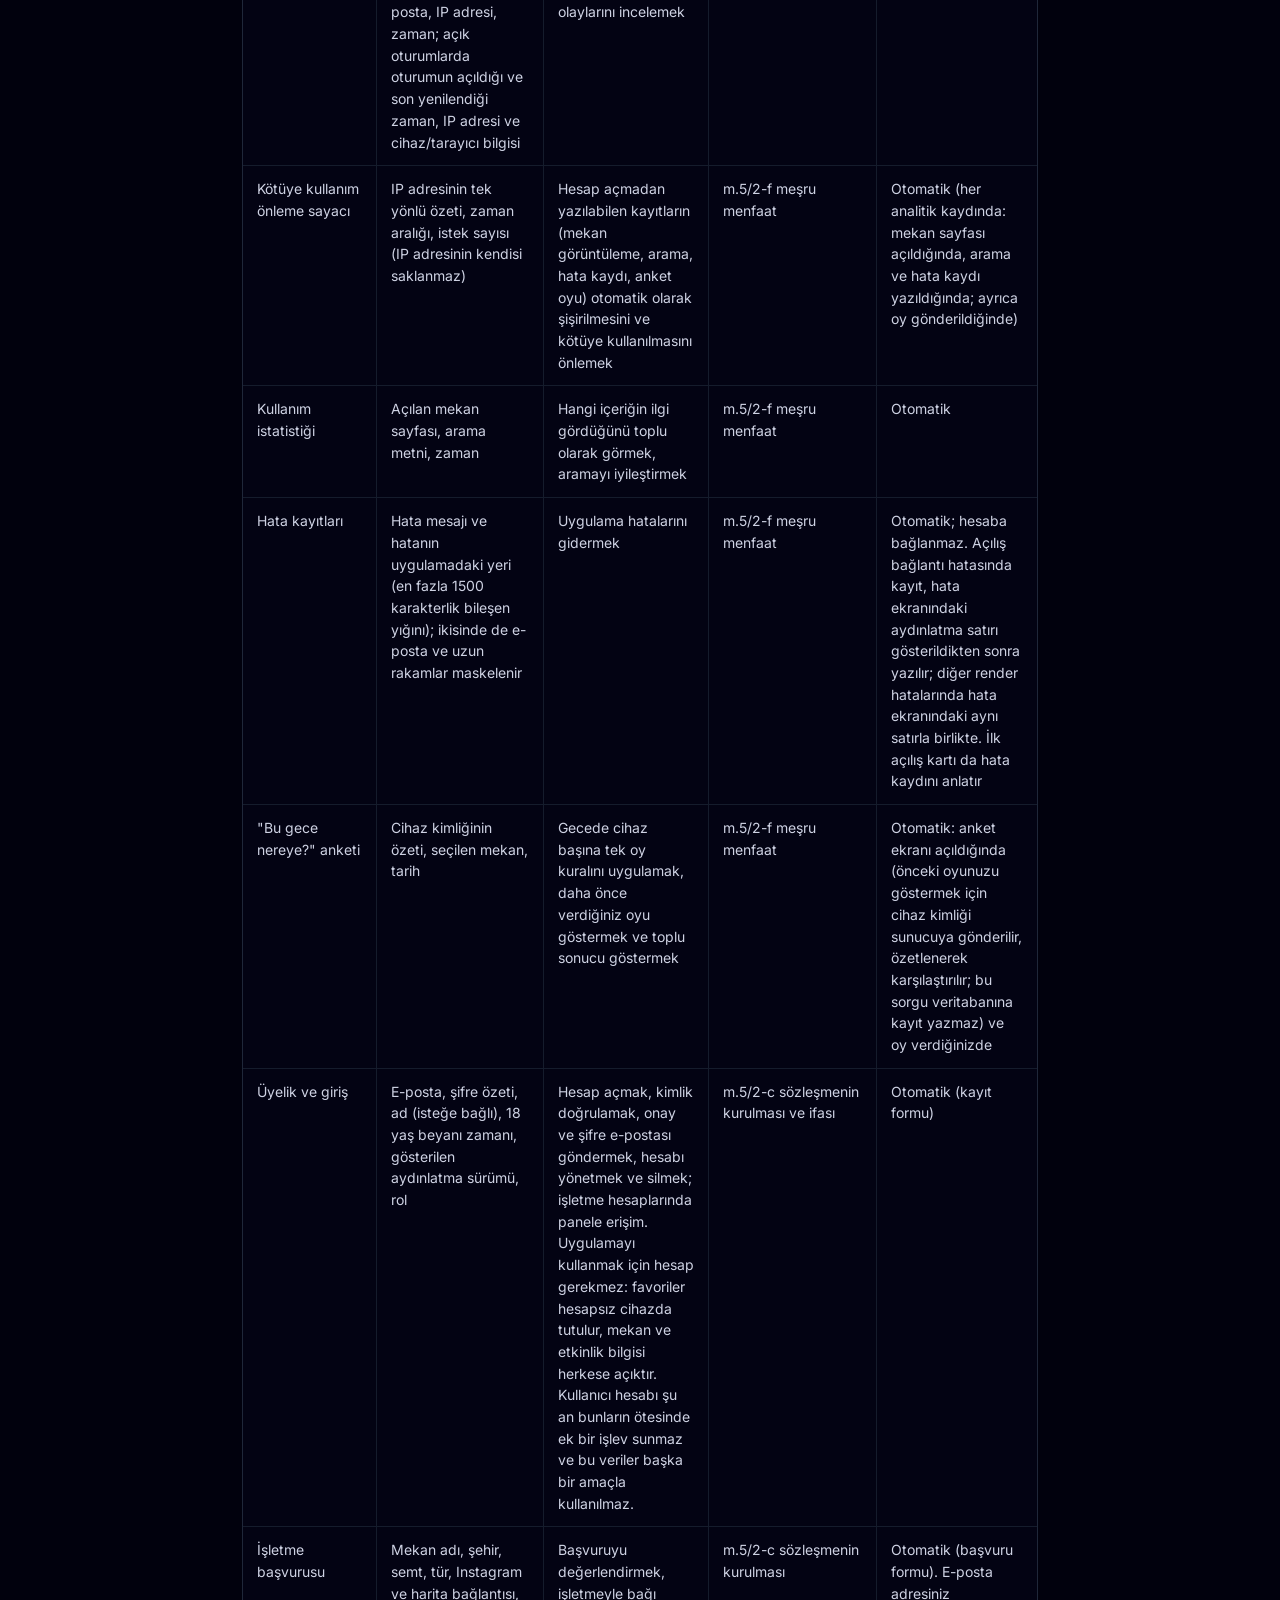
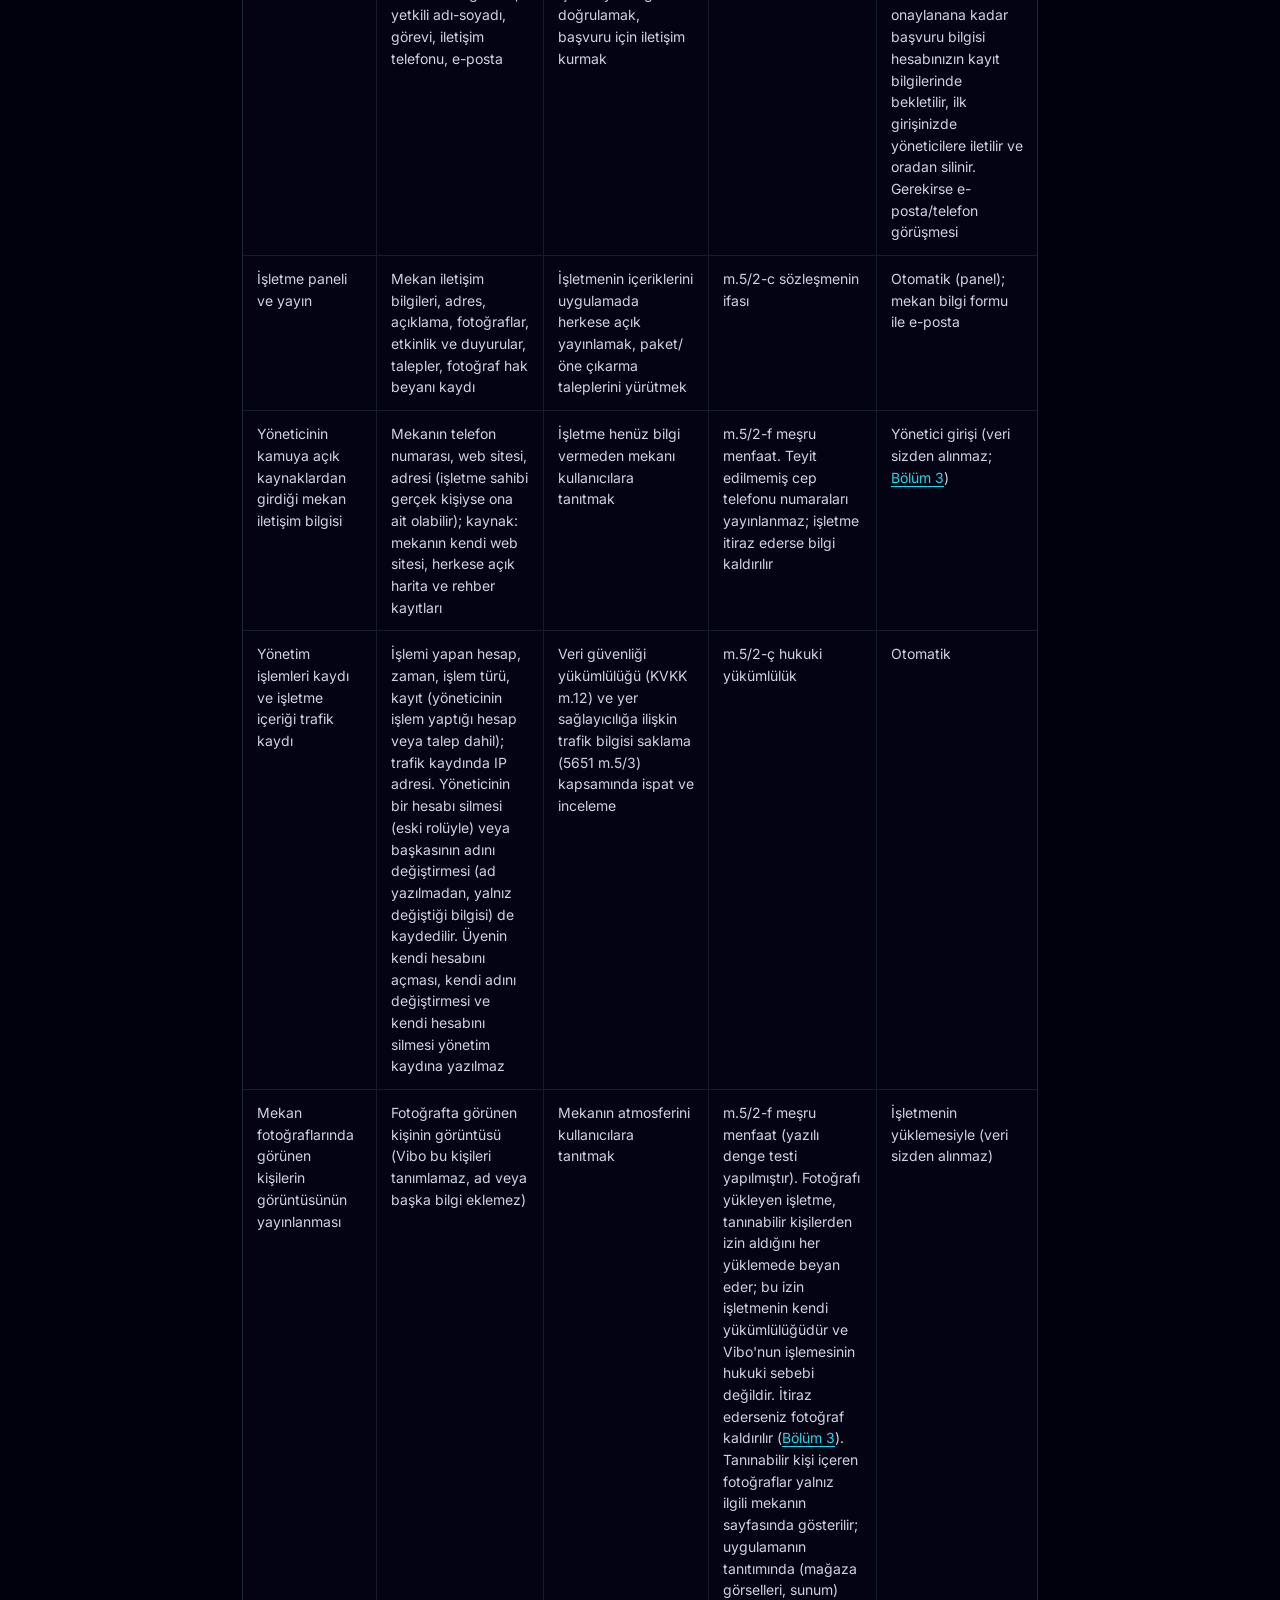
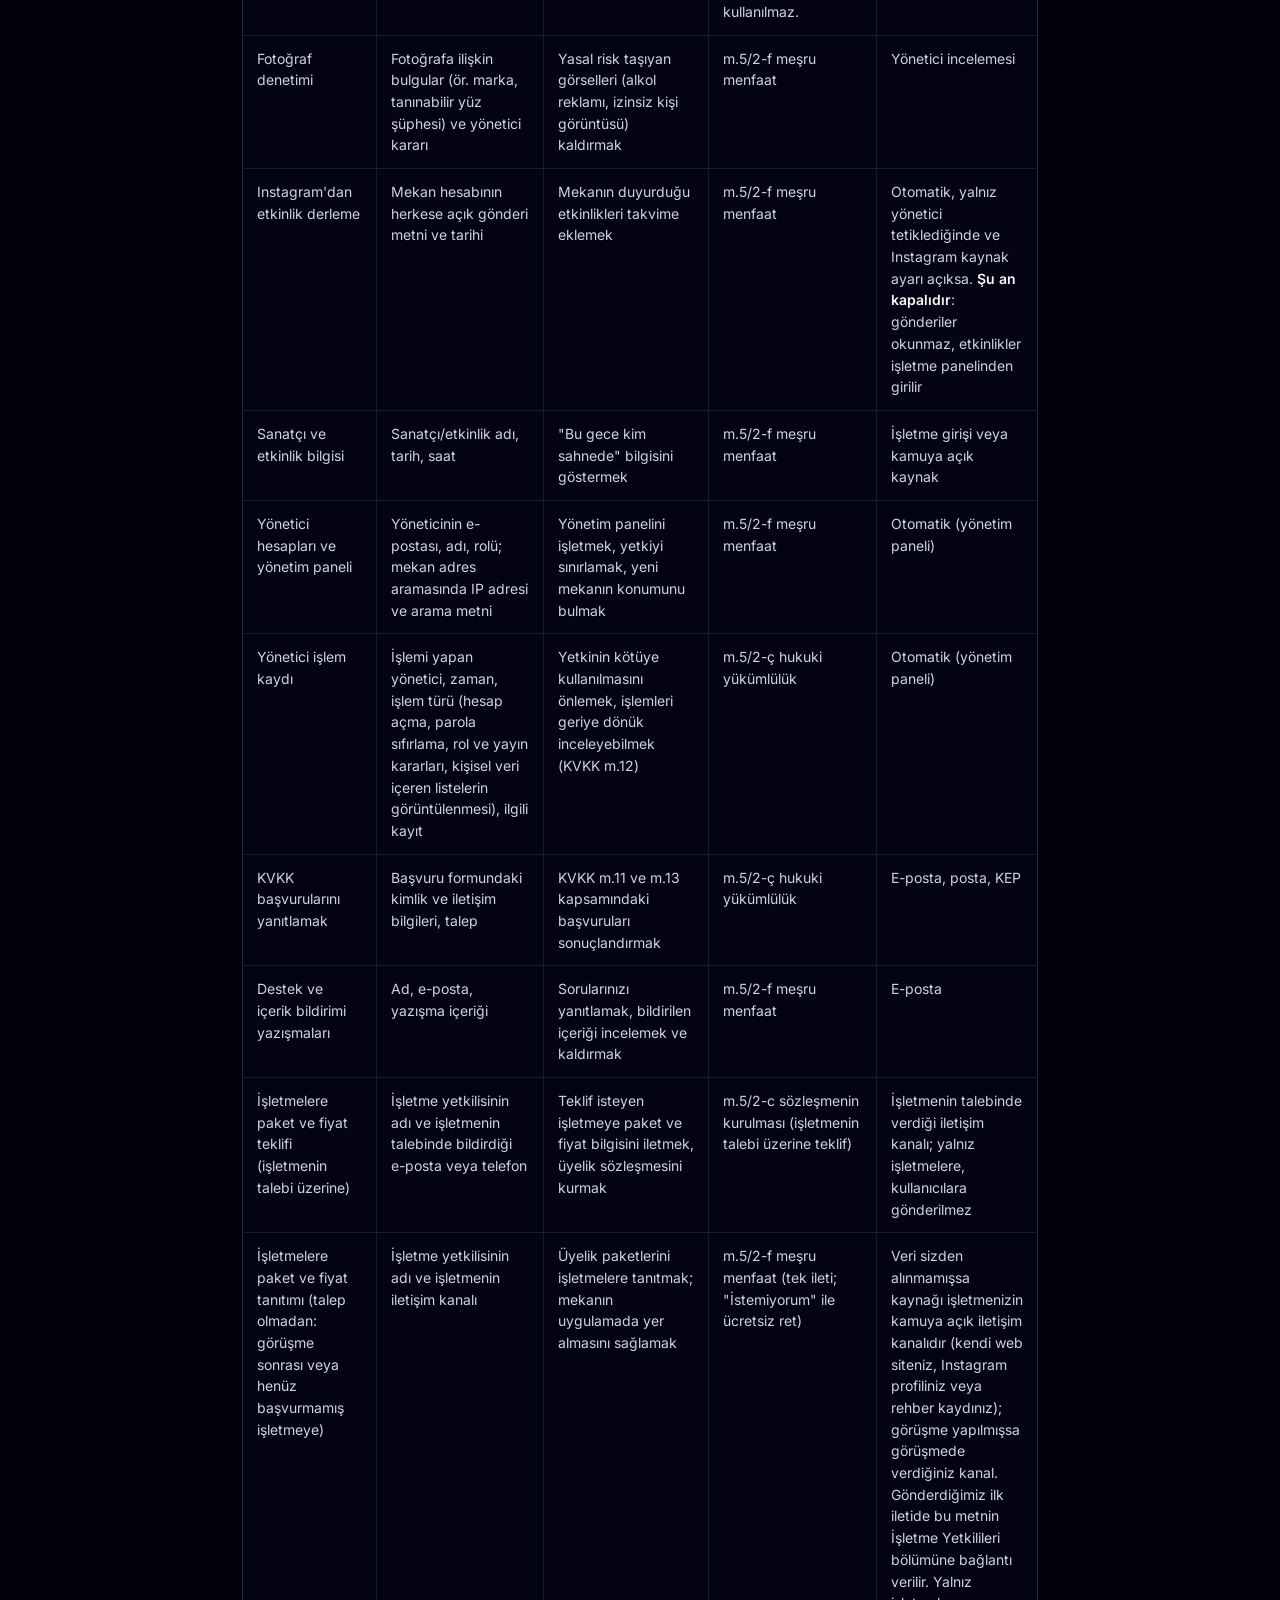
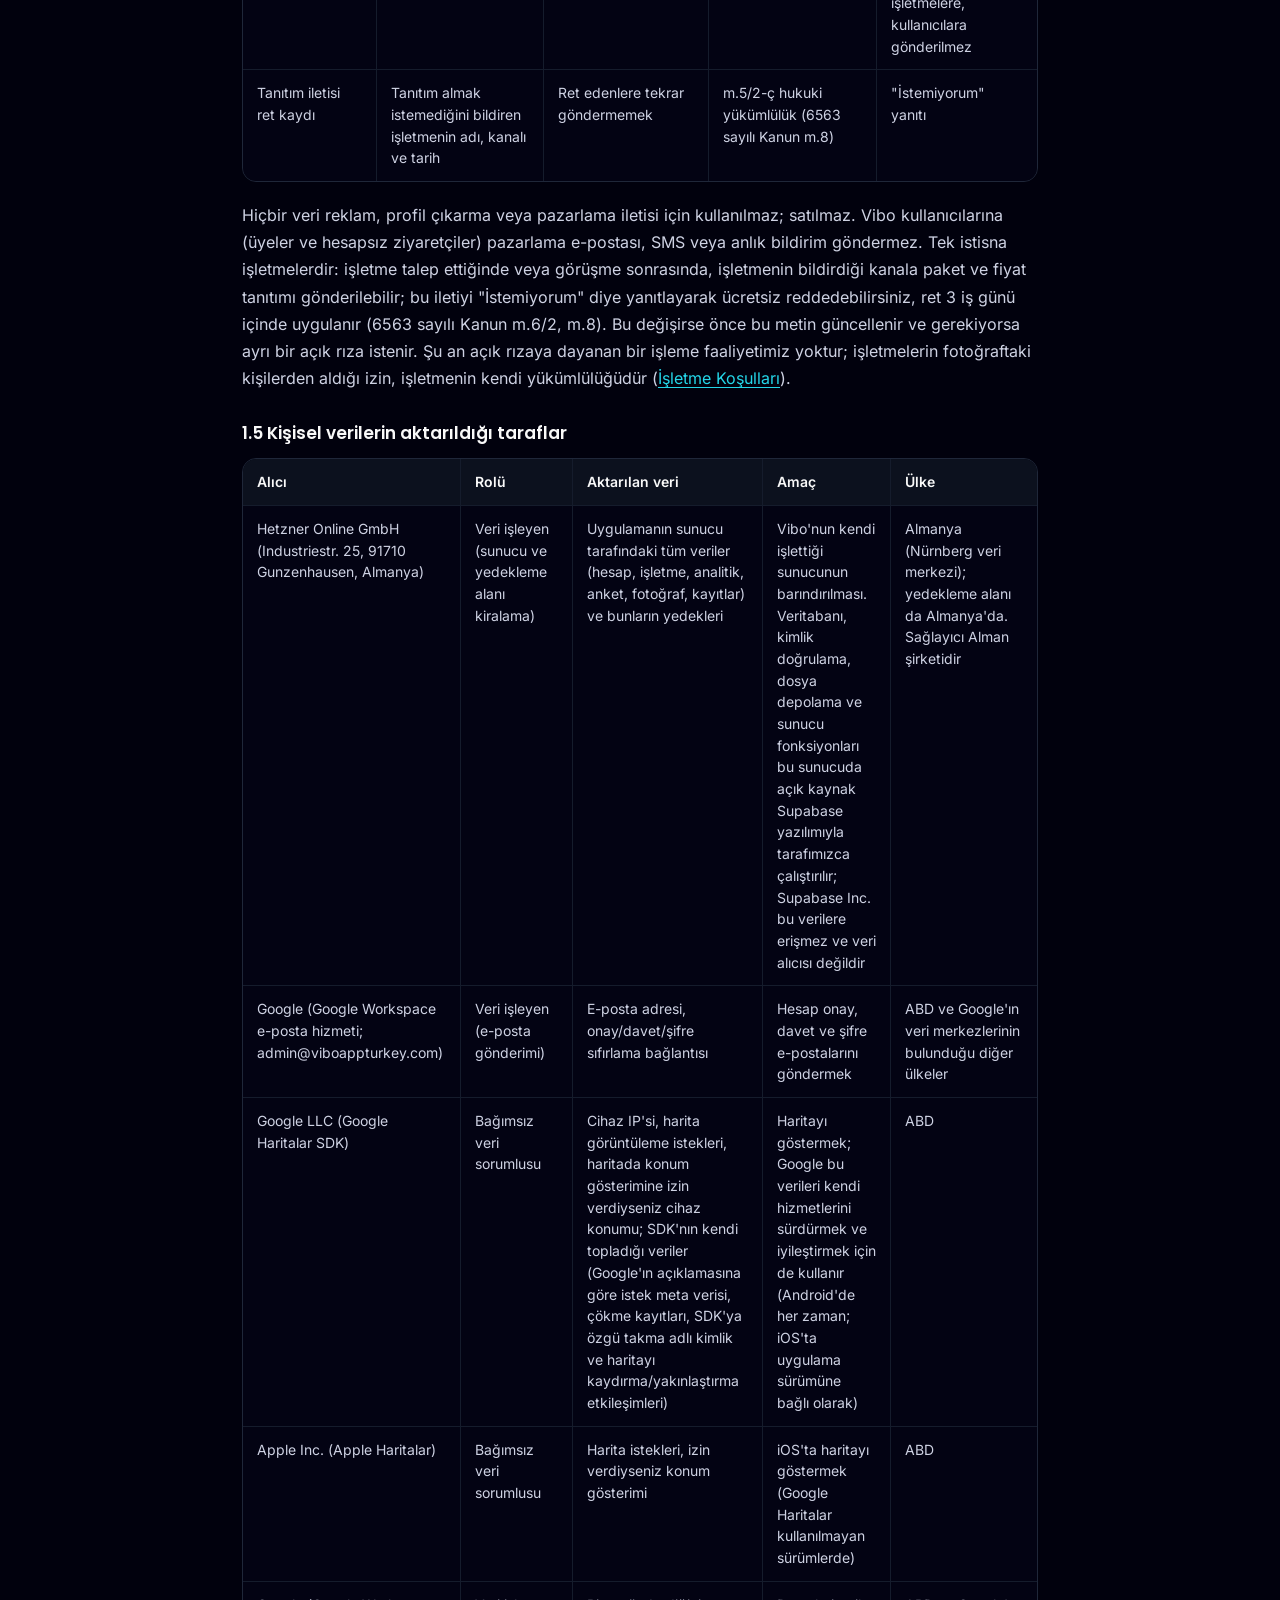
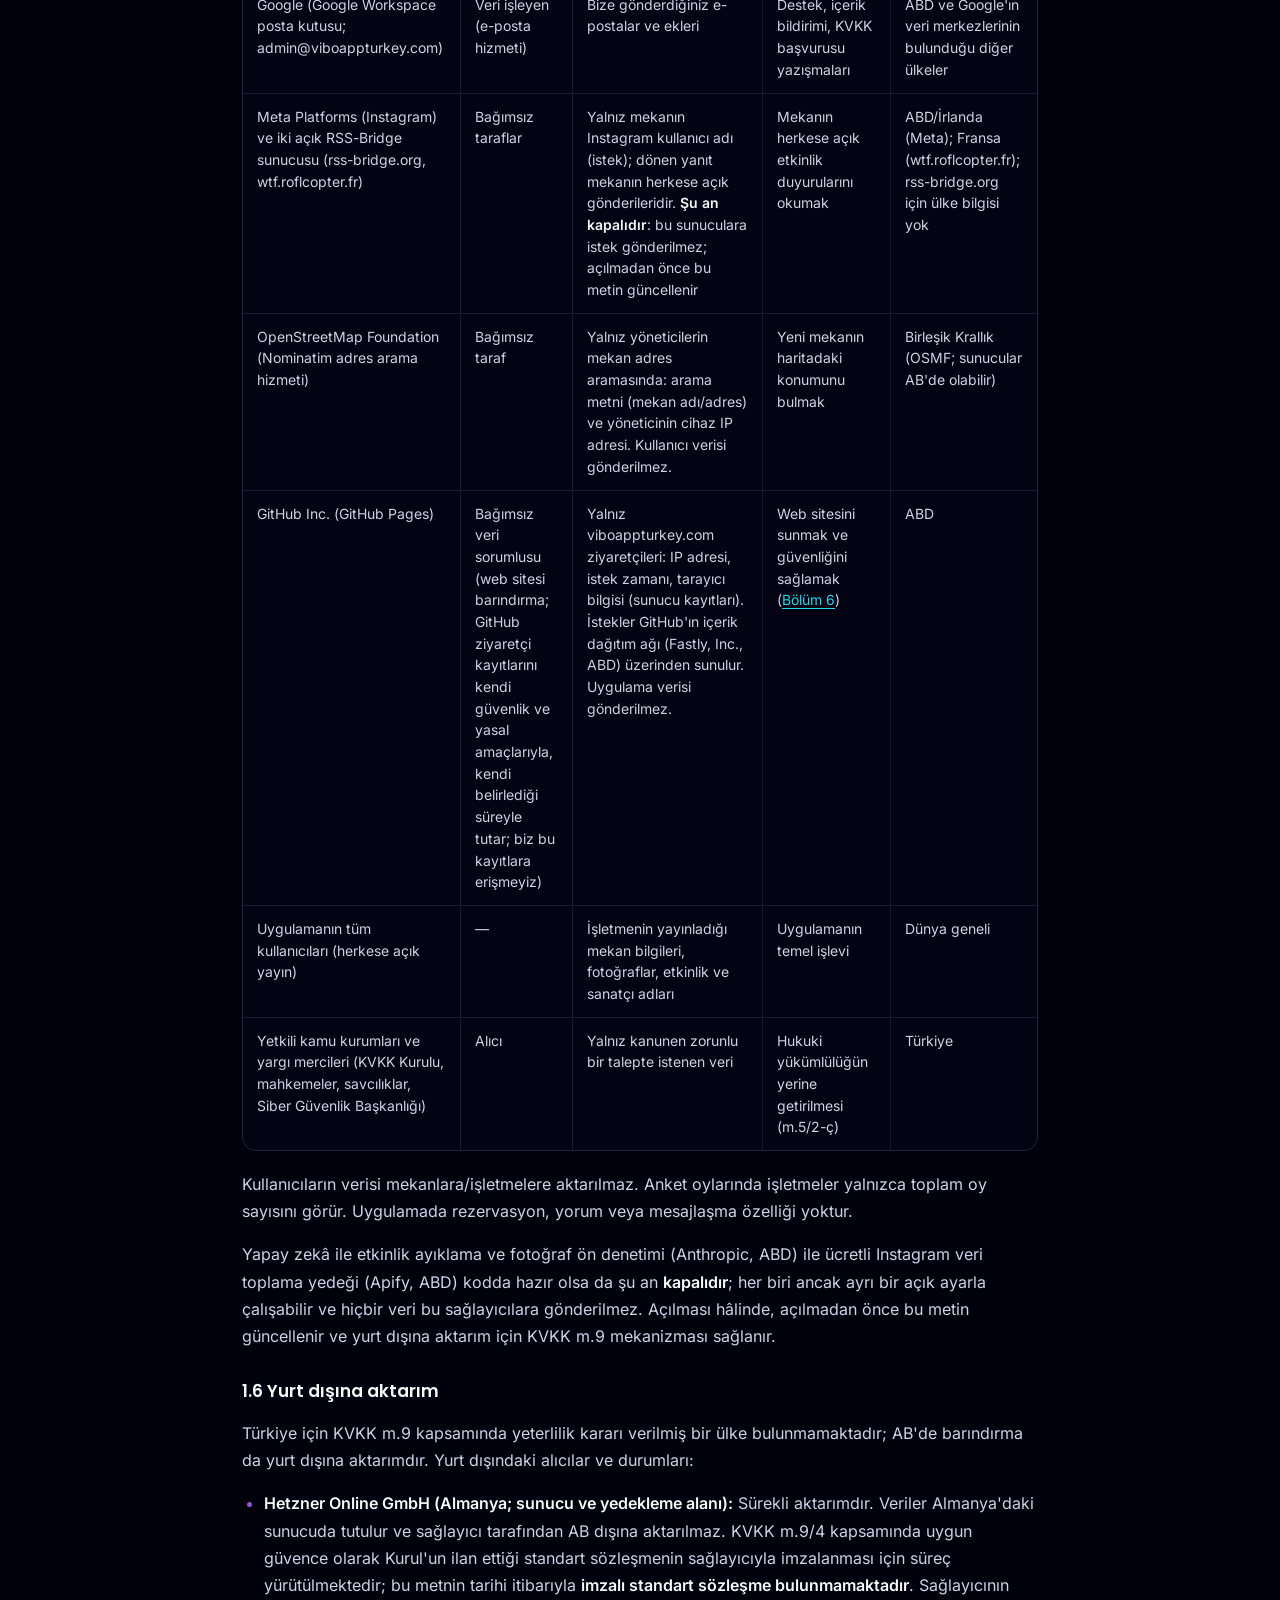
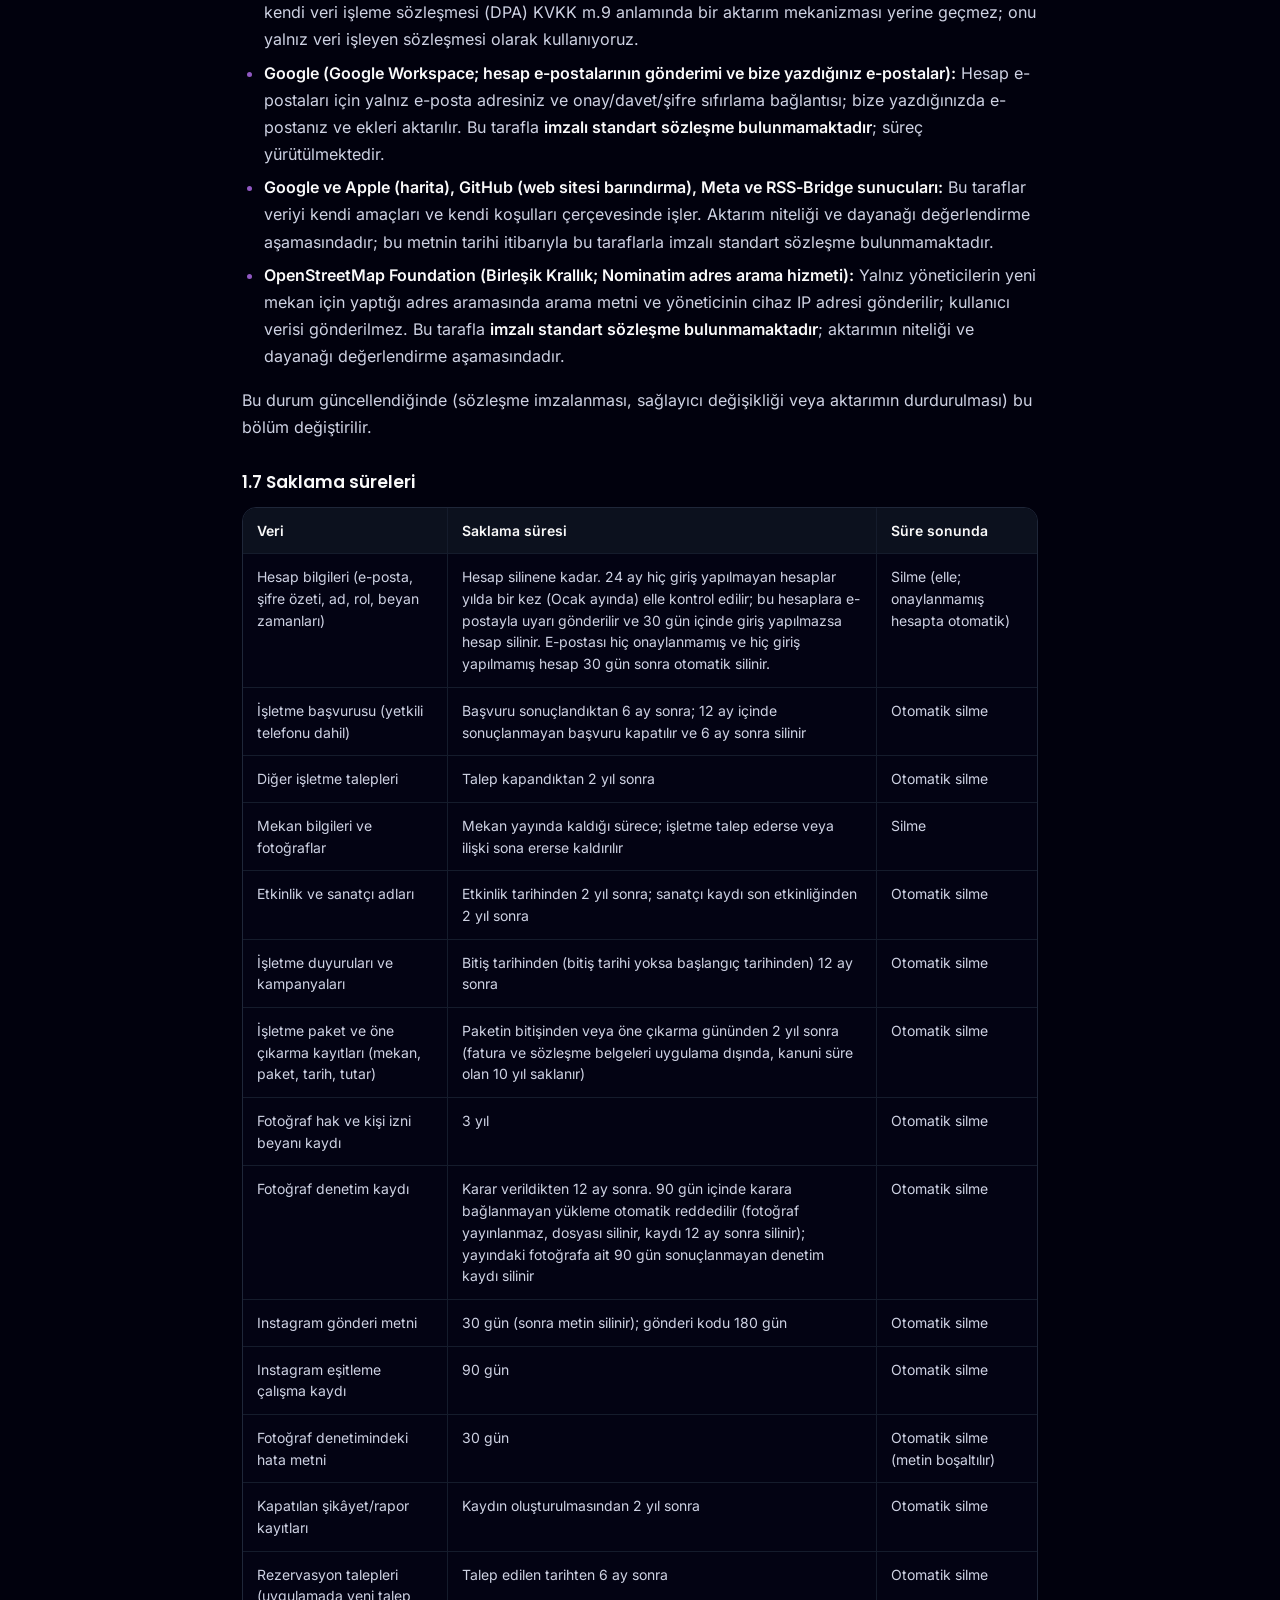
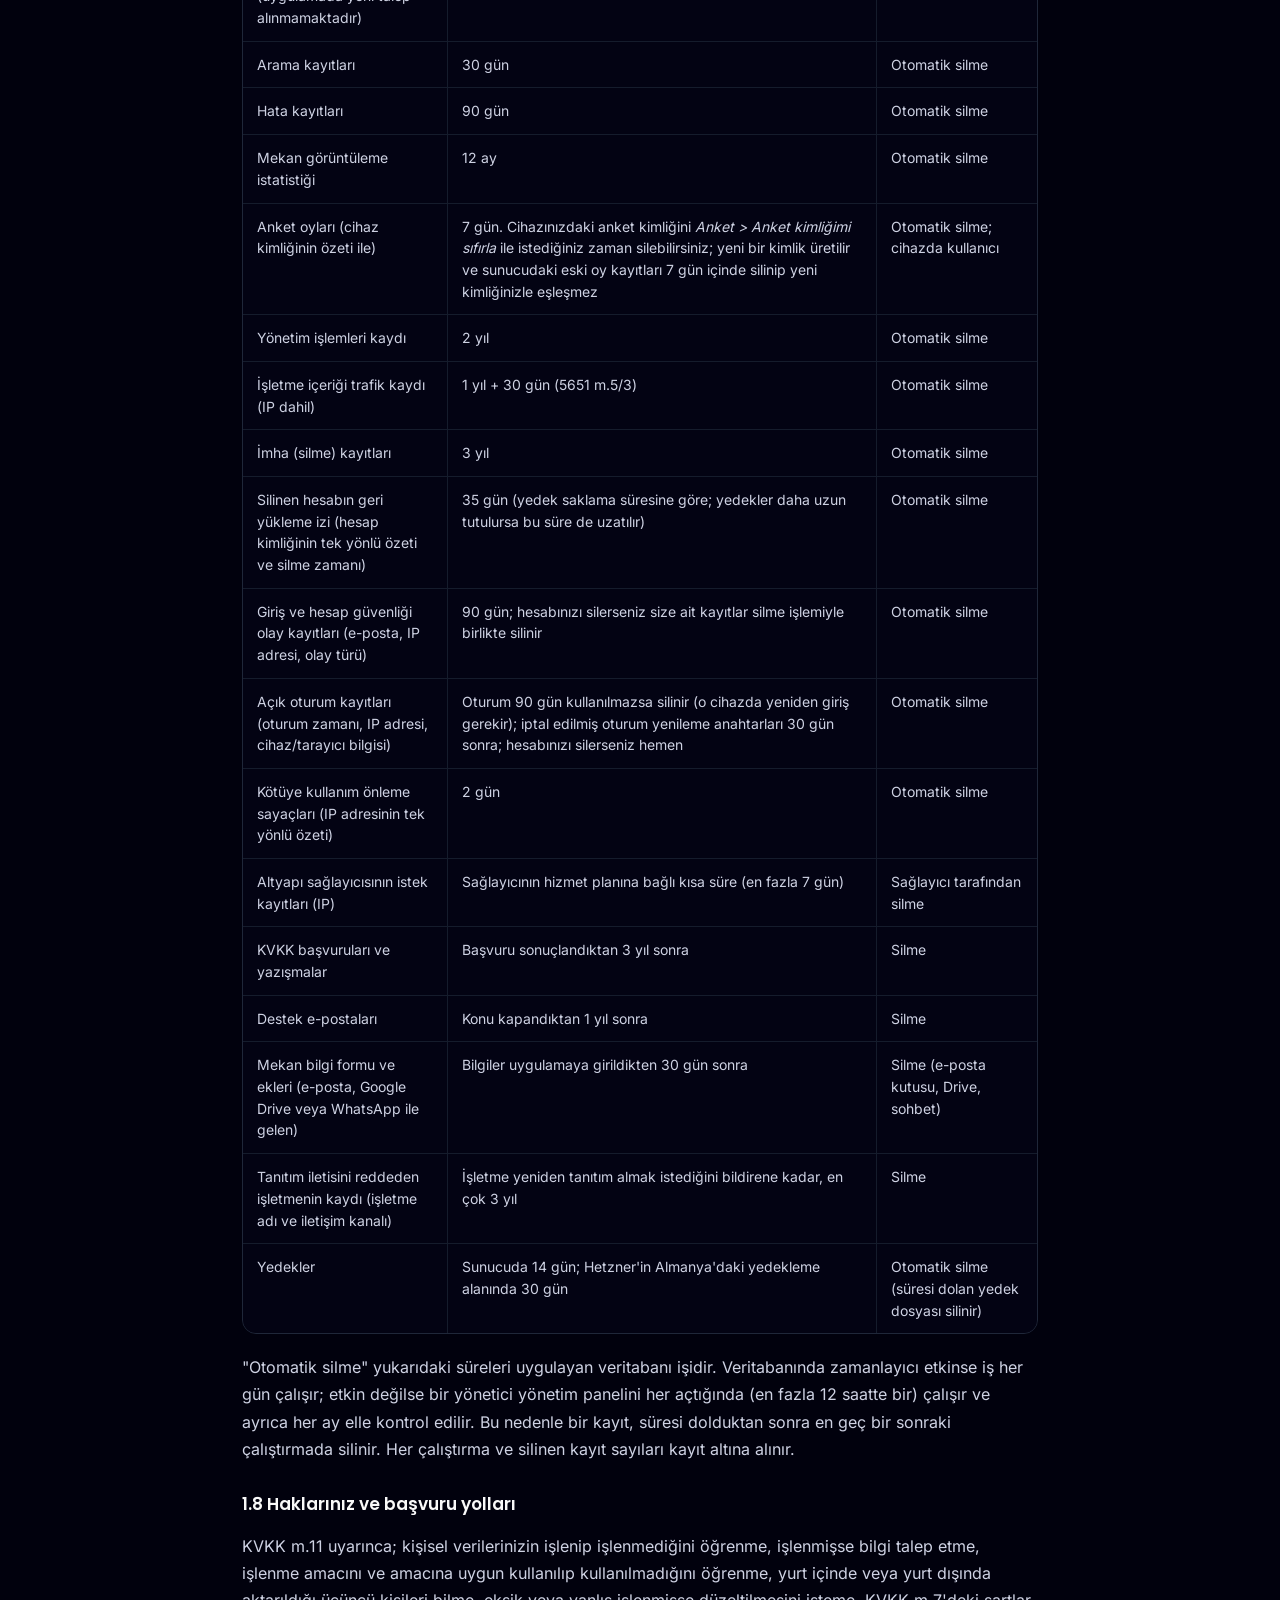
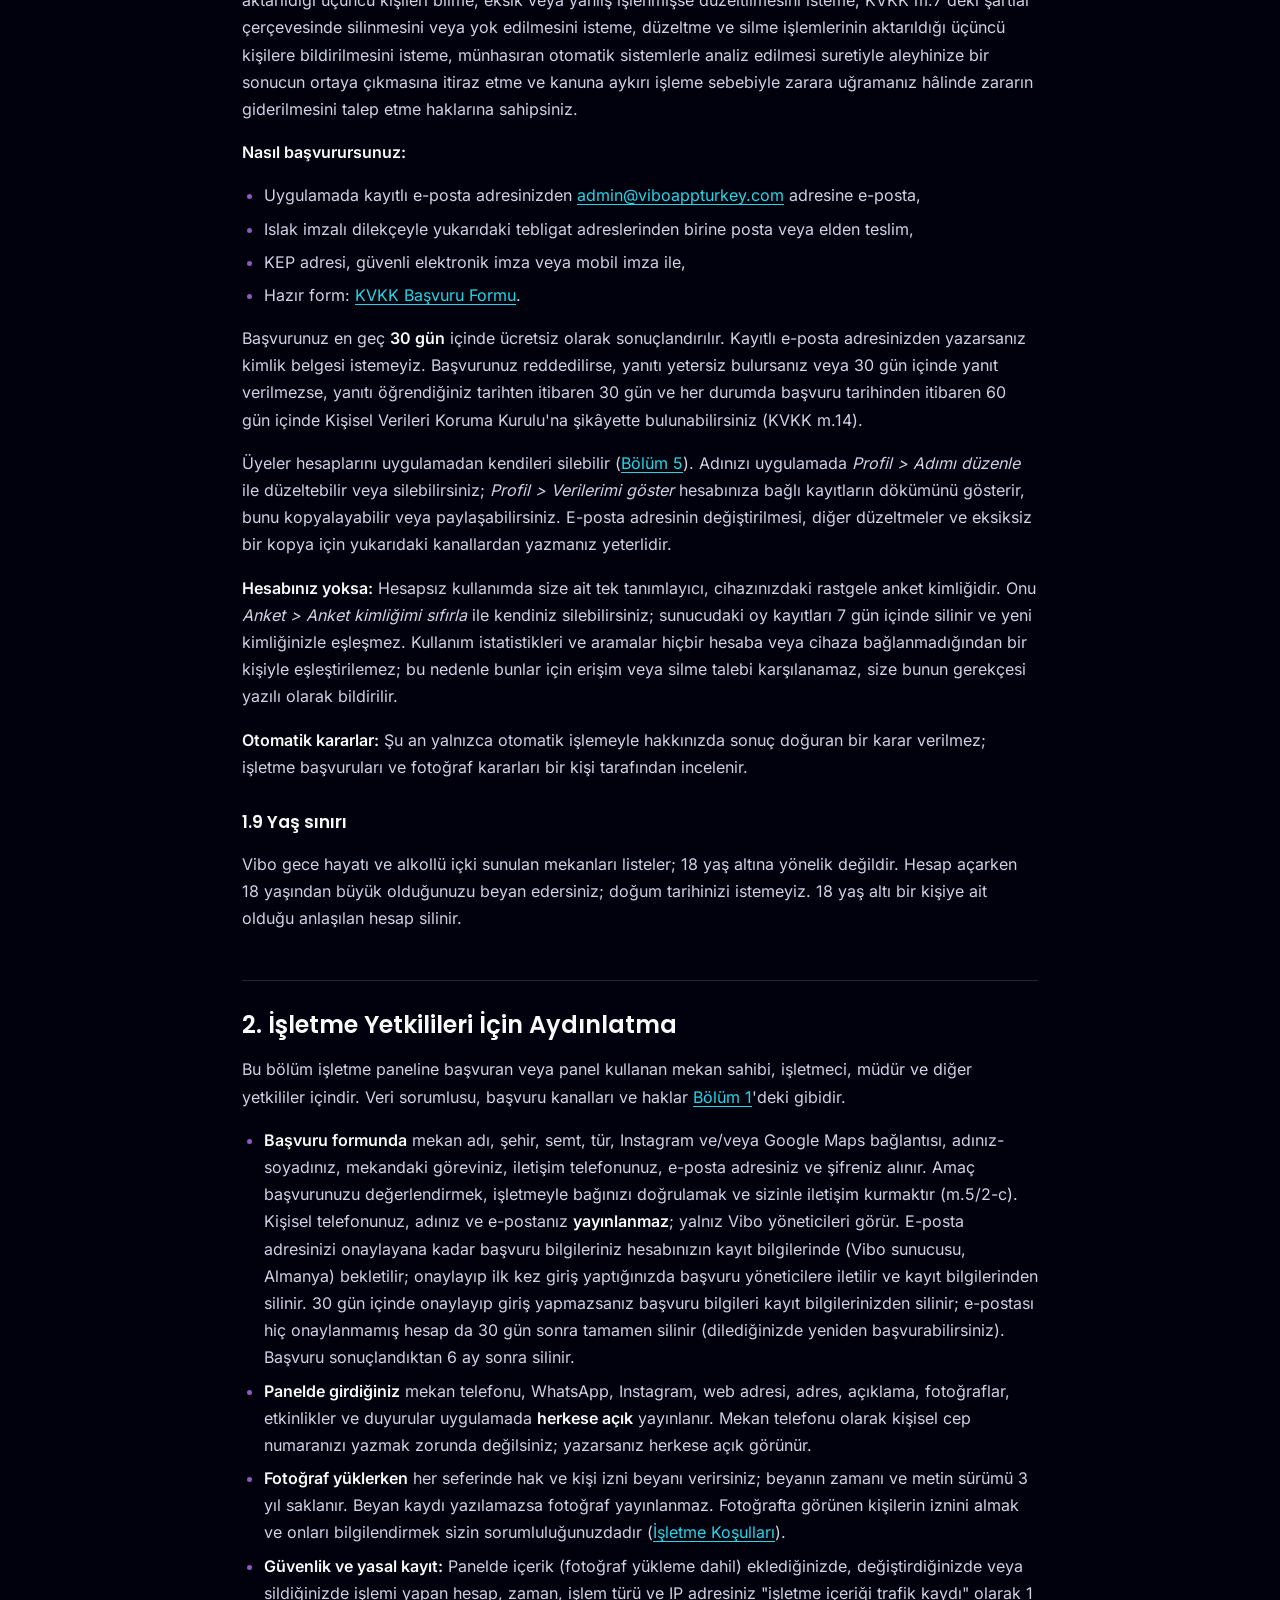
<file: gizlilik-politikasi.html>
<!doctype html>
<html lang="tr">
<head>
<meta charset="utf-8">
<meta name="viewport" content="width=device-width, initial-scale=1">
<meta name="theme-color" content="#01010d">
<title>Vibo — Gizlilik Politikası ve Aydınlatma Metni</title>
<meta name="description" content="Vibo'nun kişisel verileri nasıl işlediğini anlatan gizlilik politikası ve KVKK aydınlatma metni.">
<link rel="icon" type="image/png" href="assets/icon-48.png">
<link rel="apple-touch-icon" href="assets/icon-180.png">
<link rel="stylesheet" href="assets/site.css">
</head>
<body>
<header class="site-header">
  <div class="bar">
    <a class="logo" href="index.html" aria-label="Vibo ana sayfa"><img src="assets/logo.svg" alt="Vibo" width="76" height="30"></a>
    <nav class="site-nav" aria-label="Site"><a href="gizlilik-politikasi.html" aria-current="page">Gizlilik</a><a href="kullanim-kosullari.html">Kullanım Koşulları</a><a href="kvkk-basvuru.html">KVKK Başvurusu</a><a href="hesap-silme.html">Hesap Silme</a><a href="iletisim.html">İletişim</a></nav>
  </div>
</header>
<main class="doc">
  <h1>Vibo Gizlilik Politikası</h1>
  <p class="muted">Güncelleme tarihi: 5 Ekim 2026 · Sürüm 2026-10-05 · Önceki yayımlanmış sürüm: 26 Eylül 2026</p>

  <p>Bu sayfa iki bölümden oluşur. Birinci bölüm, 6698 sayılı Kişisel Verilerin Korunması Kanunu
  ("KVKK") m.10 ve Aydınlatma Yükümlülüğünün Yerine Getirilmesinde Uyulacak Usul ve Esaslar Hakkında
  Tebliğ kapsamındaki <strong>Aydınlatma Metni</strong>dir. Sonraki bölümler işletme yetkilileri,
  içeriklerde adı veya görüntüsü geçen kişiler, web sitesi ziyaretçileri ve hesap silme için ek
  bilgi verir. Bu metin bilgilendirme amaçlıdır; sizden onay veya kabul beklemez.</p>

  <nav class="box" aria-label="İçindekiler">
    <ol>
      <li><a href="#aydinlatma">Kişisel Verilerin İşlenmesine İlişkin Aydınlatma Metni</a></li>
      <li><a href="#isletme">İşletme Yetkilileri İçin Aydınlatma</a></li>
      <li><a href="#ucuncu-kisiler">İçeriklerde Adı veya Görüntüsü Geçen Kişiler</a></li>
      <li><a href="#konum">Konum, Harita ve Cihaz İzinleri</a></li>
      <li><a href="#hesap-silme">Hesap Silme ve Silmeden Sonra Kalan Kayıtlar</a></li>
      <li><a href="#web">Web Sitesi ve Çerezler</a></li>
      <li><a href="#guvenlik">Güvenlik Tedbirleri</a></li>
      <li><a href="#degisiklik">Değişiklikler ve Sürüm Geçmişi</a></li>
      <li><a href="#english">Privacy Notice in English</a></li>
    </ol>
  </nav>

  <!-- ===================================================================== -->
  <h2 id="aydinlatma">1. Kişisel Verilerin İşlenmesine İlişkin Aydınlatma Metni</h2>

  <h3 id="veri-sorumlusu">1.1 Veri sorumlusu</h3>
  <p>Vibo bir şirket tarafından değil, tüzel kişiliği olmayan bir ortaklık olarak iki gerçek kişi
  tarafından işletilmektedir. Bu iki kişi kişisel verileriniz bakımından <strong>ortak veri
  sorumlusudur</strong>:</p>
  <ul>
    <li><strong>Hilmi Emre Demirel</strong> (Emre Demirel): e-posta <a href="mailto:admin@viboappturkey.com">admin@viboappturkey.com</a>,
      tebligat adresi Akgedik Mah. Akgedik Cad. TOKİ Konutları 2. Etap 2. Kısım 96/B No: 303 Daire: 7 Yunusemre / Manisa</li>
    <li><strong>Haktan Erdoğan</strong>: e-posta <a href="mailto:admin@viboappturkey.com">admin@viboappturkey.com</a>,
      tebligat adresi Arabacıalanı Mah. 1. Cad. No: 34B İç Kapı No: 1 Serdivan / Sakarya</li>
  </ul>
  <p><strong>Tek başvuru noktası:</strong> KVKK kapsamındaki tüm başvurularınızı
  <a href="mailto:admin@viboappturkey.com">admin@viboappturkey.com</a> adresine veya aşağıdaki posta
  adreslerinden birine iletebilirsiniz. Haklarınızı iki ortak veri sorumlusunun her birine karşı
  ayrı ayrı da kullanabilirsiniz; ortaklardan birine gelen başvuru en geç 2 iş günü içinde diğerine
  iletilir. Ortakların kayıtlı elektronik posta (KEP) adresi bulunmamaktadır.</p>

  <h3 id="kimler">1.2 Kimlerin verisini işliyoruz</h3>
  <ul>
    <li><strong>Ziyaretçiler:</strong> uygulamayı hesap açmadan kullananlar.</li>
    <li><strong>Üyeler:</strong> uygulamada ücretsiz kullanıcı hesabı açanlar.</li>
    <li><strong>İşletme yetkilileri:</strong> işletme paneline başvuranlar ve mekan sahibi/yetkilisi olarak panel kullananlar (<a href="#isletme">Bölüm 2</a>).</li>
    <li><strong>İçeriklerde adı veya görüntüsü geçenler:</strong> sahne alan sanatçılar, mekan fotoğraflarında görünen kişiler (<a href="#ucuncu-kisiler">Bölüm 3</a>).</li>
    <li><strong>Bize yazanlar:</strong> destek, içerik bildirimi veya KVKK başvurusu için e-posta gönderenler.</li>
    <li><strong>Yöneticiler:</strong> Vibo adına yönetim paneli hesabı kullanan kişiler. Bu kişiler ayrıca yazılı
      olarak bilgilendirilir; işlenen verileri (hesap, yönetim işlemleri kaydı, mekan adres aramasında
      OpenStreetMap'e giden IP adresi) aşağıdaki tablolarda da yer alır.</li>
  </ul>

  <h3 id="kategoriler">1.3 İşlenen kişisel veri kategorileri</h3>
  <div class="table-wrap"><table>
    <tr><th>Kategori</th><th>Somut veri türleri</th><th>Kimden</th></tr>
    <tr><td>Kimlik</td><td>Ad-soyad (üyelikte isteğe bağlı; işletme başvurusunda zorunlu), mekandaki görev</td><td>Üyeler, işletme yetkilileri</td></tr>
    <tr><td>İletişim</td><td>E-posta adresi; işletme yetkilisinin iletişim telefonu (yayınlanmaz); işletmenin herkese açık telefon, WhatsApp, Instagram hesabı, web adresi ve adresi</td><td>Üyeler, işletme yetkilileri</td></tr>
    <tr><td>Müşteri işlem / hesap</td><td>Hesap rolü, 18 yaş beyanının zamanı, kayıtta bağlantısı gösterilen aydınlatma metni sürümü, İşletme Koşulları kabul sürümü, işletme başvuru ve talepleri (öne çıkarma, üyelik, destek)</td><td>Üyeler, işletme yetkilileri</td></tr>
    <tr><td>İşlem güvenliği</td><td>Şifrenin geri döndürülemez özeti (hash), oturum anahtarları, IP adresi ve istek kayıtları, giriş ve hesap güvenliği olay kayıtları (giriş, kayıt, şifre sıfırlama, hesap silme olayı; e-posta ve IP adresi ile), yönetim işlemleri kaydı, işletme içeriği trafik kaydı (IP dahil), kötüye kullanım önleme sayaçları (IP adresinin tek yönlü özeti; IP adresinin kendisi saklanmaz)</td><td>Tüm kullanıcılar; trafik kaydı işletme yetkilileri ve yöneticiler; yönetim işlemleri kaydı yöneticiler ile yöneticinin işlem yaptığı hesap ve talep sahipleri (yöneticinin açtığı işletme hesabı, rol ve başvuru durumu değişikliği). Üyenin kendi hesabını açması bu kayda yazılmaz</td></tr>
    <tr><td>Kullanım bilgisi (hesaba bağlanmayan)</td><td>Hangi mekan sayfasının açıldığı, uygulama içi arama metni (en az 3, en fazla 80 karakter; e-posta adresi veya boşluk, tire, nokta ya da parantezle ayrılmış olsa da toplam 7 veya daha fazla rakamdan oluşan bir sayı, örneğin telefon numarası, içeren aramalar kaydedilmez), hata kayıtları</td><td>Tüm kullanıcılar</td></tr>
    <tr><td>Cihaz kimliği (takma ad)</td><td>Gece anketi için cihazda işletim sisteminin güvenli rastgele sayı üreteciyle oluşturulan kimliğin sunucuda özetlenmiş (SHA-256) hâli, verilen oy ve tarihi</td><td>Ankete katılanlar</td></tr>
    <tr><td>Görsel kayıt</td><td>İşletmelerin yüklediği mekan fotoğrafları; bu fotoğraflarda görünebilecek kişiler; fotoğraf denetim sonuçları</td><td>İşletme yetkilileri, fotoğrafta görünen kişiler</td></tr>
    <tr><td>Kamuya açık kaynaktan derlenen</td><td>Mekanların herkese açık Instagram gönderi metinleri (sanatçı adı, etiketlenen kişi gibi bilgiler içerebilir), sanatçı/etkinlik adı</td><td>Sanatçılar, gönderilerde adı geçenler</td></tr>
    <tr><td>Talep ve şikâyet</td><td>E-postayla gönderdiğiniz yazışma içeriği, KVKK başvuru bilgileri</td><td>Bize yazanlar</td></tr>
  </table></div>
  <p><strong>Konum:</strong> Konumunuz Vibo sunucularına gönderilmez ve Vibo tarafından saklanmaz; mesafe
  hesabı cihazınızda yapılır. Harita altyapısının konumu nasıl işlediği <a href="#konum">Bölüm 4</a>'tedir.
  <strong>Favoriler, dil tercihi, ziyaret sayacı</strong> yalnızca cihazınızda tutulur, bize ulaşmaz.</p>
  <p><strong>Özel nitelikli kişisel veri</strong> (sağlık, din, siyasi düşünce, cinsel hayat, biyometrik
  veri vb.) işlemiyoruz. Fotoğraflarda yüz tanıma veya biyometrik analiz yapılmaz. Anket ve kategori
  seçenekleri bu tür konuları içermez.</p>

  <h3 id="amaclar">1.4 Hangi veriyi, hangi amaçla ve hangi hukuki sebeple işliyoruz</h3>
  <p>Her faaliyet için tek bir hukuki sebep yazılmıştır. "m.5/2-c" gibi atıflar KVKK m.5'in ilgili
  bendini gösterir. Meşru menfaate (m.5/2-f) dayanan faaliyetler için yazılı denge testi yapılmıştır.</p>
  <div class="table-wrap"><table>
    <tr><th>Faaliyet</th><th>Veriler</th><th>Amaç</th><th>Hukuki sebep</th><th>Toplama yöntemi</th></tr>
    <tr><td>Uygulama içeriğini sunmak ve altyapı güvenliği</td><td>IP adresi, istek zamanı, istemci bilgisi (sunucu kayıtları)</td><td>Mekan ve etkinlik verisini cihaza iletmek, kötüye kullanımı tespit etmek</td><td>m.5/2-f meşru menfaat</td><td>Otomatik (uygulama her açıldığında)</td></tr>
    <tr><td>Giriş ve hesap güvenliği olay kayıtları ve açık oturumlar</td><td>Olay türü (giriş, kayıt, şifre sıfırlama, hesap silme), kullanıcı kimliği, e-posta, IP adresi, zaman; açık oturumlarda oturumun açıldığı ve son yenilendiği zaman, IP adresi ve cihaz/tarayıcı bilgisi</td><td>Yetkisiz girişi ve hesabın kötüye kullanımını tespit etmek, güvenlik olaylarını incelemek</td><td>m.5/2-ç hukuki yükümlülük (KVKK m.12 veri güvenliği)</td><td>Otomatik (kimlik doğrulama altyapısı yazar)</td></tr>
    <tr><td>Kötüye kullanım önleme sayacı</td><td>IP adresinin tek yönlü özeti, zaman aralığı, istek sayısı (IP adresinin kendisi saklanmaz)</td><td>Hesap açmadan yazılabilen kayıtların (mekan görüntüleme, arama, hata kaydı, anket oyu) otomatik olarak şişirilmesini ve kötüye kullanılmasını önlemek</td><td>m.5/2-f meşru menfaat</td><td>Otomatik (her analitik kaydında: mekan sayfası açıldığında, arama ve hata kaydı yazıldığında; ayrıca oy gönderildiğinde)</td></tr>
    <tr><td>Kullanım istatistiği</td><td>Açılan mekan sayfası, arama metni, zaman</td><td>Hangi içeriğin ilgi gördüğünü toplu olarak görmek, aramayı iyileştirmek</td><td>m.5/2-f meşru menfaat</td><td>Otomatik</td></tr>
    <tr><td>Hata kayıtları</td><td>Hata mesajı ve hatanın uygulamadaki yeri (en fazla 1500 karakterlik bileşen yığını); ikisinde de e-posta ve uzun rakamlar maskelenir</td><td>Uygulama hatalarını gidermek</td><td>m.5/2-f meşru menfaat</td><td>Otomatik; hesaba bağlanmaz. Açılış bağlantı hatasında kayıt, hata ekranındaki aydınlatma satırı gösterildikten sonra yazılır; diğer render hatalarında hata ekranındaki aynı satırla birlikte. İlk açılış kartı da hata kaydını anlatır</td></tr>
    <tr><td>"Bu gece nereye?" anketi</td><td>Cihaz kimliğinin özeti, seçilen mekan, tarih</td><td>Gecede cihaz başına tek oy kuralını uygulamak, daha önce verdiğiniz oyu göstermek ve toplu sonucu göstermek</td><td>m.5/2-f meşru menfaat</td><td>Otomatik: anket ekranı açıldığında (önceki oyunuzu göstermek için cihaz kimliği sunucuya gönderilir, özetlenerek karşılaştırılır; bu sorgu veritabanına kayıt yazmaz) ve oy verdiğinizde</td></tr>
    <tr><td>Üyelik ve giriş</td><td>E-posta, şifre özeti, ad (isteğe bağlı), 18 yaş beyanı zamanı, gösterilen aydınlatma sürümü, rol</td><td>Hesap açmak, kimlik doğrulamak, onay ve şifre e-postası göndermek, hesabı yönetmek ve silmek; işletme hesaplarında panele erişim. Uygulamayı kullanmak için hesap gerekmez: favoriler hesapsız cihazda tutulur, mekan ve etkinlik bilgisi herkese açıktır. Kullanıcı hesabı şu an bunların ötesinde ek bir işlev sunmaz ve bu veriler başka bir amaçla kullanılmaz.</td><td>m.5/2-c sözleşmenin kurulması ve ifası</td><td>Otomatik (kayıt formu)</td></tr>
    <tr><td>İşletme başvurusu</td><td>Mekan adı, şehir, semt, tür, Instagram ve harita bağlantısı, yetkili adı-soyadı, görevi, iletişim telefonu, e-posta</td><td>Başvuruyu değerlendirmek, işletmeyle bağı doğrulamak, başvuru için iletişim kurmak</td><td>m.5/2-c sözleşmenin kurulması</td><td>Otomatik (başvuru formu). E-posta adresiniz onaylanana kadar başvuru bilgisi hesabınızın kayıt bilgilerinde bekletilir, ilk girişinizde yöneticilere iletilir ve oradan silinir. Gerekirse e-posta/telefon görüşmesi</td></tr>
    <tr><td>İşletme paneli ve yayın</td><td>Mekan iletişim bilgileri, adres, açıklama, fotoğraflar, etkinlik ve duyurular, talepler, fotoğraf hak beyanı kaydı</td><td>İşletmenin içeriklerini uygulamada herkese açık yayınlamak, paket/öne çıkarma taleplerini yürütmek</td><td>m.5/2-c sözleşmenin ifası</td><td>Otomatik (panel); mekan bilgi formu ile e-posta</td></tr>
    <tr><td>Yöneticinin kamuya açık kaynaklardan girdiği mekan iletişim bilgisi</td><td>Mekanın telefon numarası, web sitesi, adresi (işletme sahibi gerçek kişiyse ona ait olabilir); kaynak: mekanın kendi web sitesi, herkese açık harita ve rehber kayıtları</td><td>İşletme henüz bilgi vermeden mekanı kullanıcılara tanıtmak</td><td>m.5/2-f meşru menfaat. Teyit edilmemiş cep telefonu numaraları yayınlanmaz; işletme itiraz ederse bilgi kaldırılır</td><td>Yönetici girişi (veri sizden alınmaz; <a href="#ucuncu-kisiler">Bölüm 3</a>)</td></tr>
    <tr><td>Yönetim işlemleri kaydı ve işletme içeriği trafik kaydı</td><td>İşlemi yapan hesap, zaman, işlem türü, kayıt (yöneticinin işlem yaptığı hesap veya talep dahil); trafik kaydında IP adresi. Yöneticinin bir hesabı silmesi (eski rolüyle) veya başkasının adını değiştirmesi (ad yazılmadan, yalnız değiştiği bilgisi) de kaydedilir. Üyenin kendi hesabını açması, kendi adını değiştirmesi ve kendi hesabını silmesi yönetim kaydına yazılmaz</td><td>Veri güvenliği yükümlülüğü (KVKK m.12) ve yer sağlayıcılığa ilişkin trafik bilgisi saklama (5651 m.5/3) kapsamında ispat ve inceleme</td><td>m.5/2-ç hukuki yükümlülük</td><td>Otomatik</td></tr>
    <tr><td>Mekan fotoğraflarında görünen kişilerin görüntüsünün yayınlanması</td><td>Fotoğrafta görünen kişinin görüntüsü (Vibo bu kişileri tanımlamaz, ad veya başka bilgi eklemez)</td><td>Mekanın atmosferini kullanıcılara tanıtmak</td><td>m.5/2-f meşru menfaat (yazılı denge testi yapılmıştır). Fotoğrafı yükleyen işletme, tanınabilir kişilerden izin aldığını her yüklemede beyan eder; bu izin işletmenin kendi yükümlülüğüdür ve Vibo'nun işlemesinin hukuki sebebi değildir. İtiraz ederseniz fotoğraf kaldırılır (<a href="#ucuncu-kisiler">Bölüm 3</a>). Tanınabilir kişi içeren fotoğraflar yalnız ilgili mekanın sayfasında gösterilir; uygulamanın tanıtımında (mağaza görselleri, sunum) kullanılmaz.</td><td>İşletmenin yüklemesiyle (veri sizden alınmaz)</td></tr>
    <tr><td>Fotoğraf denetimi</td><td>Fotoğrafa ilişkin bulgular (ör. marka, tanınabilir yüz şüphesi) ve yönetici kararı</td><td>Yasal risk taşıyan görselleri (alkol reklamı, izinsiz kişi görüntüsü) kaldırmak</td><td>m.5/2-f meşru menfaat</td><td>Yönetici incelemesi</td></tr>
    <tr><td>Instagram'dan etkinlik derleme</td><td>Mekan hesabının herkese açık gönderi metni ve tarihi</td><td>Mekanın duyurduğu etkinlikleri takvime eklemek</td><td>m.5/2-f meşru menfaat</td><td>Otomatik, yalnız yönetici tetiklediğinde ve Instagram kaynak ayarı açıksa. <strong>Şu an kapalıdır</strong>: gönderiler okunmaz, etkinlikler işletme panelinden girilir</td></tr>
    <tr><td>Sanatçı ve etkinlik bilgisi</td><td>Sanatçı/etkinlik adı, tarih, saat</td><td>"Bu gece kim sahnede" bilgisini göstermek</td><td>m.5/2-f meşru menfaat</td><td>İşletme girişi veya kamuya açık kaynak</td></tr>
    <tr><td>Yönetici hesapları ve yönetim paneli</td><td>Yöneticinin e-postası, adı, rolü; mekan adres aramasında IP adresi ve arama metni</td><td>Yönetim panelini işletmek, yetkiyi sınırlamak, yeni mekanın konumunu bulmak</td><td>m.5/2-f meşru menfaat</td><td>Otomatik (yönetim paneli)</td></tr>
    <tr><td>Yönetici işlem kaydı</td><td>İşlemi yapan yönetici, zaman, işlem türü (hesap açma, parola sıfırlama, rol ve yayın kararları, kişisel veri içeren listelerin görüntülenmesi), ilgili kayıt</td><td>Yetkinin kötüye kullanılmasını önlemek, işlemleri geriye dönük inceleyebilmek (KVKK m.12)</td><td>m.5/2-ç hukuki yükümlülük</td><td>Otomatik (yönetim paneli)</td></tr>
    <tr><td>KVKK başvurularını yanıtlamak</td><td>Başvuru formundaki kimlik ve iletişim bilgileri, talep</td><td>KVKK m.11 ve m.13 kapsamındaki başvuruları sonuçlandırmak</td><td>m.5/2-ç hukuki yükümlülük</td><td>E-posta, posta, KEP</td></tr>
    <tr><td>Destek ve içerik bildirimi yazışmaları</td><td>Ad, e-posta, yazışma içeriği</td><td>Sorularınızı yanıtlamak, bildirilen içeriği incelemek ve kaldırmak</td><td>m.5/2-f meşru menfaat</td><td>E-posta</td></tr>
    <tr><td>İşletmelere paket ve fiyat teklifi (işletmenin talebi üzerine)</td><td>İşletme yetkilisinin adı ve işletmenin talebinde bildirdiği e-posta veya telefon</td><td>Teklif isteyen işletmeye paket ve fiyat bilgisini iletmek, üyelik sözleşmesini kurmak</td><td>m.5/2-c sözleşmenin kurulması (işletmenin talebi üzerine teklif)</td><td>İşletmenin talebinde verdiği iletişim kanalı; yalnız işletmelere, kullanıcılara gönderilmez</td></tr>
    <tr><td>İşletmelere paket ve fiyat tanıtımı (talep olmadan: görüşme sonrası veya henüz başvurmamış işletmeye)</td><td>İşletme yetkilisinin adı ve işletmenin iletişim kanalı</td><td>Üyelik paketlerini işletmelere tanıtmak; mekanın uygulamada yer almasını sağlamak</td><td>m.5/2-f meşru menfaat (tek ileti; "İstemiyorum" ile ücretsiz ret)</td><td>Veri sizden alınmamışsa kaynağı işletmenizin kamuya açık iletişim kanalıdır (kendi web siteniz, Instagram profiliniz veya rehber kaydınız); görüşme yapılmışsa görüşmede verdiğiniz kanal. Gönderdiğimiz ilk iletide bu metnin İşletme Yetkilileri bölümüne bağlantı verilir. Yalnız işletmelere, kullanıcılara gönderilmez</td></tr>
    <tr><td>Tanıtım iletisi ret kaydı</td><td>Tanıtım almak istemediğini bildiren işletmenin adı, kanalı ve tarih</td><td>Ret edenlere tekrar göndermemek</td><td>m.5/2-ç hukuki yükümlülük (6563 sayılı Kanun m.8)</td><td>"İstemiyorum" yanıtı</td></tr>
  </table></div>
  <p>Hiçbir veri reklam, profil çıkarma veya pazarlama iletisi için kullanılmaz; satılmaz. Vibo
  kullanıcılarına (üyeler ve hesapsız ziyaretçiler) pazarlama e-postası, SMS veya anlık bildirim göndermez. Tek istisna
  işletmelerdir: işletme talep ettiğinde veya görüşme sonrasında, işletmenin bildirdiği kanala paket ve fiyat tanıtımı
  gönderilebilir; bu iletiyi "İstemiyorum" diye yanıtlayarak ücretsiz reddedebilirsiniz, ret 3 iş günü içinde uygulanır
  (6563 sayılı Kanun m.6/2, m.8). Bu değişirse önce bu metin güncellenir ve
  gerekiyorsa ayrı bir açık rıza istenir. Şu an açık rızaya dayanan bir işleme faaliyetimiz yoktur;
  işletmelerin fotoğraftaki kişilerden aldığı izin, işletmenin kendi yükümlülüğüdür (<a href="kullanim-kosullari.html#isletme">İşletme Koşulları</a>).</p>

  <h3 id="aktarim">1.5 Kişisel verilerin aktarıldığı taraflar</h3>
  <div class="table-wrap"><table>
    <tr><th>Alıcı</th><th>Rolü</th><th>Aktarılan veri</th><th>Amaç</th><th>Ülke</th></tr>
    <tr><td>Hetzner Online GmbH (Industriestr. 25, 91710 Gunzenhausen, Almanya)</td><td>Veri işleyen (sunucu ve yedekleme alanı kiralama)</td><td>Uygulamanın sunucu tarafındaki tüm veriler (hesap, işletme, analitik, anket, fotoğraf, kayıtlar) ve bunların yedekleri</td><td>Vibo'nun kendi işlettiği sunucunun barındırılması. Veritabanı, kimlik doğrulama, dosya depolama ve sunucu fonksiyonları bu sunucuda açık kaynak Supabase yazılımıyla tarafımızca çalıştırılır; Supabase Inc. bu verilere erişmez ve veri alıcısı değildir</td><td>Almanya (Nürnberg veri merkezi); yedekleme alanı da Almanya'da. Sağlayıcı Alman şirketidir</td></tr>
    <tr><td>Google (Google Workspace e-posta hizmeti; admin@viboappturkey.com)</td><td>Veri işleyen (e-posta gönderimi)</td><td>E-posta adresi, onay/davet/şifre sıfırlama bağlantısı</td><td>Hesap onay, davet ve şifre e-postalarını göndermek</td><td>ABD ve Google'ın veri merkezlerinin bulunduğu diğer ülkeler</td></tr>
    <tr><td>Google LLC (Google Haritalar SDK)</td><td>Bağımsız veri sorumlusu</td><td>Cihaz IP'si, harita görüntüleme istekleri, haritada konum gösterimine izin verdiyseniz cihaz konumu; SDK'nın kendi topladığı veriler (Google'ın açıklamasına göre istek meta verisi, çökme kayıtları, SDK'ya özgü takma adlı kimlik ve haritayı kaydırma/yakınlaştırma etkileşimleri)</td><td>Haritayı göstermek; Google bu verileri kendi hizmetlerini sürdürmek ve iyileştirmek için de kullanır (Android'de her zaman; iOS'ta uygulama sürümüne bağlı olarak)</td><td>ABD</td></tr>
    <tr><td>Apple Inc. (Apple Haritalar)</td><td>Bağımsız veri sorumlusu</td><td>Harita istekleri, izin verdiyseniz konum gösterimi</td><td>iOS'ta haritayı göstermek (Google Haritalar kullanılmayan sürümlerde)</td><td>ABD</td></tr>
    <tr><td>Google (Google Workspace posta kutusu; admin@viboappturkey.com)</td><td>Veri işleyen (e-posta hizmeti)</td><td>Bize gönderdiğiniz e-postalar ve ekleri</td><td>Destek, içerik bildirimi, KVKK başvurusu yazışmaları</td><td>ABD ve Google'ın veri merkezlerinin bulunduğu diğer ülkeler</td></tr>
    <tr><td>Meta Platforms (Instagram) ve iki açık RSS-Bridge sunucusu (rss-bridge.org, wtf.roflcopter.fr)</td><td>Bağımsız taraflar</td><td>Yalnız mekanın Instagram kullanıcı adı (istek); dönen yanıt mekanın herkese açık gönderileridir. <strong>Şu an kapalıdır</strong>: bu sunuculara istek gönderilmez; açılmadan önce bu metin güncellenir</td><td>Mekanın herkese açık etkinlik duyurularını okumak</td><td>ABD/İrlanda (Meta); Fransa (wtf.roflcopter.fr); rss-bridge.org için ülke bilgisi yok</td></tr>
    <tr><td>OpenStreetMap Foundation (Nominatim adres arama hizmeti)</td><td>Bağımsız taraf</td><td>Yalnız yöneticilerin mekan adres aramasında: arama metni (mekan adı/adres) ve yöneticinin cihaz IP adresi. Kullanıcı verisi gönderilmez.</td><td>Yeni mekanın haritadaki konumunu bulmak</td><td>Birleşik Krallık (OSMF; sunucular AB'de olabilir)</td></tr>
    <tr><td>GitHub Inc. (GitHub Pages)</td><td>Bağımsız veri sorumlusu (web sitesi barındırma; GitHub ziyaretçi kayıtlarını kendi güvenlik ve yasal amaçlarıyla, kendi belirlediği süreyle tutar; biz bu kayıtlara erişmeyiz)</td><td>Yalnız viboappturkey.com ziyaretçileri: IP adresi, istek zamanı, tarayıcı bilgisi (sunucu kayıtları). İstekler GitHub'ın içerik dağıtım ağı (Fastly, Inc., ABD) üzerinden sunulur. Uygulama verisi gönderilmez.</td><td>Web sitesini sunmak ve güvenliğini sağlamak (<a href="#web">Bölüm 6</a>)</td><td>ABD</td></tr>
    <tr><td>Uygulamanın tüm kullanıcıları (herkese açık yayın)</td><td>—</td><td>İşletmenin yayınladığı mekan bilgileri, fotoğraflar, etkinlik ve sanatçı adları</td><td>Uygulamanın temel işlevi</td><td>Dünya geneli</td></tr>
    <tr><td>Yetkili kamu kurumları ve yargı mercileri (KVKK Kurulu, mahkemeler, savcılıklar, Siber Güvenlik Başkanlığı)</td><td>Alıcı</td><td>Yalnız kanunen zorunlu bir talepte istenen veri</td><td>Hukuki yükümlülüğün yerine getirilmesi (m.5/2-ç)</td><td>Türkiye</td></tr>
  </table></div>
  <p>Kullanıcıların verisi mekanlara/işletmelere aktarılmaz. Anket oylarında işletmeler yalnızca toplam
  oy sayısını görür. Uygulamada rezervasyon, yorum veya mesajlaşma özelliği yoktur.</p>
  <p>Yapay zekâ ile etkinlik ayıklama ve fotoğraf ön denetimi (Anthropic, ABD) ile ücretli Instagram veri
  toplama yedeği (Apify, ABD) kodda hazır olsa da şu an <strong>kapalıdır</strong>; her biri ancak ayrı bir
  açık ayarla çalışabilir ve hiçbir veri bu sağlayıcılara gönderilmez. Açılması hâlinde, açılmadan önce bu
  metin güncellenir ve yurt dışına aktarım için KVKK m.9 mekanizması sağlanır.</p>

  <h3 id="yurt-disi">1.6 Yurt dışına aktarım</h3>
  <p>Türkiye için KVKK m.9 kapsamında yeterlilik kararı verilmiş bir ülke bulunmamaktadır; AB'de
  barındırma da yurt dışına aktarımdır. Yurt dışındaki alıcılar ve durumları:</p>
  <ul>
    <li><strong>Hetzner Online GmbH (Almanya; sunucu ve yedekleme alanı):</strong> Sürekli aktarımdır. Veriler
      Almanya'daki sunucuda tutulur ve sağlayıcı tarafından AB dışına aktarılmaz. KVKK m.9/4 kapsamında uygun
      güvence olarak Kurul'un ilan ettiği standart sözleşmenin sağlayıcıyla imzalanması için süreç
      yürütülmektedir; bu metnin tarihi itibarıyla <strong>imzalı standart sözleşme bulunmamaktadır</strong>.
      Sağlayıcının kendi veri işleme sözleşmesi (DPA) KVKK m.9 anlamında bir aktarım mekanizması yerine geçmez;
      onu yalnız veri işleyen sözleşmesi olarak kullanıyoruz.</li>
    <li><strong>Google (Google Workspace; hesap e-postalarının gönderimi ve bize yazdığınız e-postalar):</strong> Hesap e-postaları için
      yalnız e-posta adresiniz ve onay/davet/şifre sıfırlama bağlantısı; bize yazdığınızda e-postanız ve ekleri aktarılır. Bu tarafla <strong>imzalı standart sözleşme
      bulunmamaktadır</strong>; süreç yürütülmektedir.</li>
    <li><strong>Google ve Apple (harita), GitHub (web sitesi barındırma), Meta ve RSS-Bridge sunucuları:</strong> Bu
      taraflar veriyi kendi amaçları ve kendi koşulları çerçevesinde işler. Aktarım niteliği ve
      dayanağı değerlendirme aşamasındadır; bu metnin tarihi itibarıyla bu taraflarla imzalı standart
      sözleşme bulunmamaktadır.</li>
    <li><strong>OpenStreetMap Foundation (Birleşik Krallık; Nominatim adres arama hizmeti):</strong> Yalnız
      yöneticilerin yeni mekan için yaptığı adres aramasında arama metni ve yöneticinin cihaz IP adresi
      gönderilir; kullanıcı verisi gönderilmez. Bu tarafla <strong>imzalı standart sözleşme
      bulunmamaktadır</strong>; aktarımın niteliği ve dayanağı değerlendirme aşamasındadır.</li>
  </ul>
  <p>Bu durum güncellendiğinde (sözleşme imzalanması, sağlayıcı değişikliği veya aktarımın
  durdurulması) bu bölüm değiştirilir.</p>

  <h3 id="saklama">1.7 Saklama süreleri</h3>
  <div class="table-wrap"><table>
    <tr><th>Veri</th><th>Saklama süresi</th><th>Süre sonunda</th></tr>
    <tr><td>Hesap bilgileri (e-posta, şifre özeti, ad, rol, beyan zamanları)</td><td>Hesap silinene kadar. 24 ay hiç giriş yapılmayan hesaplar yılda bir kez (Ocak ayında) elle kontrol edilir; bu hesaplara e-postayla uyarı gönderilir ve 30 gün içinde giriş yapılmazsa hesap silinir. E-postası hiç onaylanmamış ve hiç giriş yapılmamış hesap 30 gün sonra otomatik silinir.</td><td>Silme (elle; onaylanmamış hesapta otomatik)</td></tr>
    <tr><td>İşletme başvurusu (yetkili telefonu dahil)</td><td>Başvuru sonuçlandıktan 6 ay sonra; 12 ay içinde sonuçlanmayan başvuru kapatılır ve 6 ay sonra silinir</td><td>Otomatik silme</td></tr>
    <tr><td>Diğer işletme talepleri</td><td>Talep kapandıktan 2 yıl sonra</td><td>Otomatik silme</td></tr>
    <tr><td>Mekan bilgileri ve fotoğraflar</td><td>Mekan yayında kaldığı sürece; işletme talep ederse veya ilişki sona ererse kaldırılır</td><td>Silme</td></tr>
    <tr><td>Etkinlik ve sanatçı adları</td><td>Etkinlik tarihinden 2 yıl sonra; sanatçı kaydı son etkinliğinden 2 yıl sonra</td><td>Otomatik silme</td></tr>
    <tr><td>İşletme duyuruları ve kampanyaları</td><td>Bitiş tarihinden (bitiş tarihi yoksa başlangıç tarihinden) 12 ay sonra</td><td>Otomatik silme</td></tr>
    <tr><td>İşletme paket ve öne çıkarma kayıtları (mekan, paket, tarih, tutar)</td><td>Paketin bitişinden veya öne çıkarma gününden 2 yıl sonra (fatura ve sözleşme belgeleri uygulama dışında, kanuni süre olan 10 yıl saklanır)</td><td>Otomatik silme</td></tr>
    <tr><td>Fotoğraf hak ve kişi izni beyanı kaydı</td><td>3 yıl</td><td>Otomatik silme</td></tr>
    <tr><td>Fotoğraf denetim kaydı</td><td>Karar verildikten 12 ay sonra. 90 gün içinde karara bağlanmayan yükleme otomatik reddedilir (fotoğraf yayınlanmaz, dosyası silinir, kaydı 12 ay sonra silinir); yayındaki fotoğrafa ait 90 gün sonuçlanmayan denetim kaydı silinir</td><td>Otomatik silme</td></tr>
    <tr><td>Instagram gönderi metni</td><td>30 gün (sonra metin silinir); gönderi kodu 180 gün</td><td>Otomatik silme</td></tr>
    <tr><td>Instagram eşitleme çalışma kaydı</td><td>90 gün</td><td>Otomatik silme</td></tr>
    <tr><td>Fotoğraf denetimindeki hata metni</td><td>30 gün</td><td>Otomatik silme (metin boşaltılır)</td></tr>
    <tr><td>Kapatılan şikâyet/rapor kayıtları</td><td>Kaydın oluşturulmasından 2 yıl sonra</td><td>Otomatik silme</td></tr>
    <tr><td>Rezervasyon talepleri (uygulamada yeni talep alınmamaktadır)</td><td>Talep edilen tarihten 6 ay sonra</td><td>Otomatik silme</td></tr>
    <tr><td>Arama kayıtları</td><td>30 gün</td><td>Otomatik silme</td></tr>
    <tr><td>Hata kayıtları</td><td>90 gün</td><td>Otomatik silme</td></tr>
    <tr><td>Mekan görüntüleme istatistiği</td><td>12 ay</td><td>Otomatik silme</td></tr>
    <tr><td>Anket oyları (cihaz kimliğinin özeti ile)</td><td>7 gün. Cihazınızdaki anket kimliğini <em>Anket &gt; Anket kimliğimi sıfırla</em> ile istediğiniz zaman silebilirsiniz; yeni bir kimlik üretilir ve sunucudaki eski oy kayıtları 7 gün içinde silinip yeni kimliğinizle eşleşmez</td><td>Otomatik silme; cihazda kullanıcı</td></tr>
    <tr><td>Yönetim işlemleri kaydı</td><td>2 yıl</td><td>Otomatik silme</td></tr>
    <tr><td>İşletme içeriği trafik kaydı (IP dahil)</td><td>1 yıl + 30 gün (5651 m.5/3)</td><td>Otomatik silme</td></tr>
    <tr><td>İmha (silme) kayıtları</td><td>3 yıl</td><td>Otomatik silme</td></tr>
    <tr><td>Silinen hesabın geri yükleme izi (hesap kimliğinin tek yönlü özeti ve silme zamanı)</td><td>35 gün (yedek saklama süresine göre; yedekler daha uzun tutulursa bu süre de uzatılır)</td><td>Otomatik silme</td></tr>
    <tr><td>Giriş ve hesap güvenliği olay kayıtları (e-posta, IP adresi, olay türü)</td><td>90 gün; hesabınızı silerseniz size ait kayıtlar silme işlemiyle birlikte silinir</td><td>Otomatik silme</td></tr>
    <tr><td>Açık oturum kayıtları (oturum zamanı, IP adresi, cihaz/tarayıcı bilgisi)</td><td>Oturum 90 gün kullanılmazsa silinir (o cihazda yeniden giriş gerekir); iptal edilmiş oturum yenileme anahtarları 30 gün sonra; hesabınızı silerseniz hemen</td><td>Otomatik silme</td></tr>
    <tr><td>Kötüye kullanım önleme sayaçları (IP adresinin tek yönlü özeti)</td><td>2 gün</td><td>Otomatik silme</td></tr>
    <tr><td>Altyapı sağlayıcısının istek kayıtları (IP)</td><td>Sağlayıcının hizmet planına bağlı kısa süre (en fazla 7 gün)</td><td>Sağlayıcı tarafından silme</td></tr>
    <tr><td>KVKK başvuruları ve yazışmalar</td><td>Başvuru sonuçlandıktan 3 yıl sonra</td><td>Silme</td></tr>
    <tr><td>Destek e-postaları</td><td>Konu kapandıktan 1 yıl sonra</td><td>Silme</td></tr>
    <tr><td>Mekan bilgi formu ve ekleri (e-posta, Google Drive veya WhatsApp ile gelen)</td><td>Bilgiler uygulamaya girildikten 30 gün sonra</td><td>Silme (e-posta kutusu, Drive, sohbet)</td></tr>
    <tr><td>Tanıtım iletisini reddeden işletmenin kaydı (işletme adı ve iletişim kanalı)</td><td>İşletme yeniden tanıtım almak istediğini bildirene kadar, en çok 3 yıl</td><td>Silme</td></tr>
    <tr><td>Yedekler</td><td>Sunucuda 14 gün; Hetzner'in Almanya'daki yedekleme alanında 30 gün</td><td>Otomatik silme (süresi dolan yedek dosyası silinir)</td></tr>
  </table></div>
  <p>"Otomatik silme" yukarıdaki süreleri uygulayan veritabanı işidir. Veritabanında zamanlayıcı etkinse
  iş her gün çalışır; etkin değilse bir yönetici yönetim panelini her açtığında (en fazla 12 saatte bir)
  çalışır ve ayrıca her ay elle kontrol edilir. Bu nedenle bir kayıt, süresi dolduktan sonra en geç bir
  sonraki çalıştırmada silinir. Her çalıştırma ve silinen kayıt sayıları kayıt altına alınır.</p>

  <h3 id="haklar">1.8 Haklarınız ve başvuru yolları</h3>
  <p>KVKK m.11 uyarınca; kişisel verilerinizin işlenip işlenmediğini öğrenme, işlenmişse bilgi talep etme,
  işlenme amacını ve amacına uygun kullanılıp kullanılmadığını öğrenme, yurt içinde veya yurt dışında
  aktarıldığı üçüncü kişileri bilme, eksik veya yanlış işlenmişse düzeltilmesini isteme, KVKK m.7'deki
  şartlar çerçevesinde silinmesini veya yok edilmesini isteme, düzeltme ve silme işlemlerinin
  aktarıldığı üçüncü kişilere bildirilmesini isteme, münhasıran otomatik sistemlerle analiz edilmesi
  suretiyle aleyhinize bir sonucun ortaya çıkmasına itiraz etme ve kanuna aykırı işleme sebebiyle
  zarara uğramanız hâlinde zararın giderilmesini talep etme haklarına sahipsiniz.</p>
  <p><strong>Nasıl başvurursunuz:</strong></p>
  <ul>
    <li>Uygulamada kayıtlı e-posta adresinizden <a href="mailto:admin@viboappturkey.com">admin@viboappturkey.com</a> adresine e-posta,</li>
    <li>Islak imzalı dilekçeyle yukarıdaki tebligat adreslerinden birine posta veya elden teslim,</li>
    <li>KEP adresi, güvenli elektronik imza veya mobil imza ile,</li>
    <li>Hazır form: <a href="kvkk-basvuru.html">KVKK Başvuru Formu</a>.</li>
  </ul>
  <p>Başvurunuz en geç <strong>30 gün</strong> içinde ücretsiz olarak sonuçlandırılır. Kayıtlı e-posta
  adresinizden yazarsanız kimlik belgesi istemeyiz. Başvurunuz reddedilirse, yanıtı yetersiz bulursanız
  veya 30 gün içinde yanıt verilmezse, yanıtı öğrendiğiniz tarihten itibaren 30 gün ve her durumda
  başvuru tarihinden itibaren 60 gün içinde Kişisel Verileri Koruma Kurulu'na şikâyette bulunabilirsiniz
  (KVKK m.14).</p>
  <p>Üyeler hesaplarını uygulamadan kendileri silebilir (<a href="#hesap-silme">Bölüm 5</a>). Adınızı
  uygulamada <em>Profil &gt; Adımı düzenle</em> ile düzeltebilir veya silebilirsiniz; <em>Profil &gt; Verilerimi
  göster</em> hesabınıza bağlı kayıtların dökümünü gösterir, bunu kopyalayabilir veya paylaşabilirsiniz.
  E-posta adresinin değiştirilmesi, diğer düzeltmeler ve eksiksiz bir kopya için yukarıdaki kanallardan
  yazmanız yeterlidir.</p>
  <p><strong>Hesabınız yoksa:</strong> Hesapsız kullanımda size ait tek tanımlayıcı, cihazınızdaki rastgele anket
  kimliğidir. Onu <em>Anket &gt; Anket kimliğimi sıfırla</em> ile kendiniz silebilirsiniz; sunucudaki oy kayıtları 7 gün
  içinde silinir ve yeni kimliğinizle eşleşmez. Kullanım istatistikleri ve aramalar hiçbir hesaba veya cihaza
  bağlanmadığından bir kişiyle eşleştirilemez; bu nedenle bunlar için erişim veya silme talebi karşılanamaz, size
  bunun gerekçesi yazılı olarak bildirilir.</p>
  <p><strong>Otomatik kararlar:</strong> Şu an yalnızca otomatik işlemeyle hakkınızda sonuç doğuran bir karar
  verilmez; işletme başvuruları ve fotoğraf kararları bir kişi tarafından incelenir.</p>

  <h3 id="yas">1.9 Yaş sınırı</h3>
  <p>Vibo gece hayatı ve alkollü içki sunulan mekanları listeler; 18 yaş altına yönelik değildir. Hesap
  açarken 18 yaşından büyük olduğunuzu beyan edersiniz; doğum tarihinizi istemeyiz. 18 yaş altı bir
  kişiye ait olduğu anlaşılan hesap silinir.</p>

  <!-- ===================================================================== -->
  <h2 id="isletme">2. İşletme Yetkilileri İçin Aydınlatma</h2>
  <p>Bu bölüm işletme paneline başvuran veya panel kullanan mekan sahibi, işletmeci, müdür ve diğer
  yetkililer içindir. Veri sorumlusu, başvuru kanalları ve haklar <a href="#aydinlatma">Bölüm 1</a>'deki gibidir.</p>
  <ul>
    <li><strong>Başvuru formunda</strong> mekan adı, şehir, semt, tür, Instagram ve/veya Google Maps bağlantısı,
      adınız-soyadınız, mekandaki göreviniz, iletişim telefonunuz, e-posta adresiniz ve şifreniz alınır. Amaç
      başvurunuzu değerlendirmek, işletmeyle bağınızı doğrulamak ve sizinle iletişim kurmaktır (m.5/2-c). Kişisel
      telefonunuz, adınız ve e-postanız <strong>yayınlanmaz</strong>; yalnız Vibo yöneticileri görür. E-posta
      adresinizi onaylayana kadar başvuru bilgileriniz hesabınızın kayıt bilgilerinde (Vibo sunucusu, Almanya)
      bekletilir; onaylayıp ilk kez giriş yaptığınızda başvuru yöneticilere iletilir ve kayıt bilgilerinden
      silinir. 30 gün içinde onaylayıp giriş yapmazsanız başvuru bilgileri kayıt bilgilerinizden silinir;
      e-postası hiç onaylanmamış hesap da 30 gün sonra tamamen silinir (dilediğinizde yeniden başvurabilirsiniz).
      Başvuru sonuçlandıktan 6 ay sonra silinir.</li>
    <li><strong>Panelde girdiğiniz</strong> mekan telefonu, WhatsApp, Instagram, web adresi, adres, açıklama,
      fotoğraflar, etkinlikler ve duyurular uygulamada <strong>herkese açık</strong> yayınlanır. Mekan telefonu
      olarak kişisel cep numaranızı yazmak zorunda değilsiniz; yazarsanız herkese açık görünür.</li>
    <li><strong>Fotoğraf yüklerken</strong> her seferinde hak ve kişi izni beyanı verirsiniz; beyanın zamanı ve
      metin sürümü 3 yıl saklanır. Beyan kaydı yazılamazsa fotoğraf yayınlanmaz. Fotoğrafta görünen kişilerin
      iznini almak ve onları bilgilendirmek sizin sorumluluğunuzdadır (<a href="kullanim-kosullari.html#isletme">İşletme Koşulları</a>).</li>
    <li><strong>Güvenlik ve yasal kayıt:</strong> Panelde içerik (fotoğraf yükleme dahil) eklediğinizde, değiştirdiğinizde veya
      sildiğinizde işlemi yapan hesap, zaman, işlem türü ve IP adresiniz "işletme içeriği trafik kaydı"
      olarak 1 yıl + 30 gün saklanır; fotoğrafın yönetici onayıyla yayına alınması veya reddedilmesi de
      onaylayan yöneticinin hesabı ve IP adresiyle aynı kayda yazılır (m.5/2-ç; 5651 m.5/3). Rol ve mekan sahipliği değişiklikleri 2 yıl
      saklanan yönetim kaydına yazılır.</li>
    <li><strong>Instagram:</strong> Mekanın Instagram hesabını girerseniz, yöneticiler bu hesabın herkese açık
      gönderilerini etkinlik takvimi için okuyabilir. Bunun için kullanıcı adı Instagram'a ve iki açık
      RSS-Bridge sunucusuna gönderilir (<a href="#aktarim">Bölüm 1.5</a>). Bu okuma <strong>şu an kapalıdır</strong>
      (kullanıcı adı hiçbir yere gönderilmez); açılmadan önce bu metin güncellenir. Açıldıktan sonra istemezseniz bize yazın; okuma durdurulur.</li>
    <li><strong>Mekan bilgi formu</strong> (e-posta ile doldurulan): Formdaki bilgiler aynı amaçlarla işlenir.
      Form ve fotoğrafları WhatsApp veya Google Drive ile gönderirseniz bu hizmetlerin sunucularından
      (Meta, Google; yurt dışı) geçer; mümkünse e-posta tercih edin. Form ve ekleri, bilgiler uygulamaya
      girildikten 30 gün sonra e-posta kutusundan, Drive'dan ve sohbetten silinir.</li>
    <li><strong>Yöneticinin sizin adınıza açtığı işletme hesabı:</strong> Hesabınızı mekan bilgi formundaki
      bilgilerle bir yönetici açtıysa, e-posta adresinize Vibo'nun e-posta hesabından (Google Workspace) bir davet/onay bağlantısı gönderilir ve adres onaylanmadan hesaba giriş yapılamaz. Uygulamaya ilk girişinizde kendi şifrenizi belirlerken bu metne bağlantı
      gösterilir ve İşletme Koşulları'nı ayrı bir kutuyla kabul etmeniz istenir. Gösterilen metin sürümü ve
      kabul zamanı hesabınızın kayıt bilgilerinde tutulur. Bu metne ve koşullara işletme panelinin altındaki
      "Yasal metinler" bağlantılarından her zaman ulaşabilirsiniz.</li>
    <li>Hesabınızı sildiğinizde kişisel hesap verileriniz silinir; mekan kaydı ve mekan için yüklenen
      içerikler işletmeye ait olduğu için kalır ve mekan başka bir yetkiliye atanabilir. Bunların da
      kaldırılmasını isterseniz bize yazın.</li>
  </ul>

  <!-- ===================================================================== -->
  <h2 id="ucuncu-kisiler">3. İçeriklerde Adı veya Görüntüsü Geçen Kişiler</h2>
  <p>Bu bilgilendirme, verisini doğrudan sizden almadığımız kişiler içindir (Aydınlatma Tebliği m.6).</p>
  <ul>
    <li><strong>Sahne alan sanatçılar:</strong> Adınız ve etkinlik bilgisi, işletmenin panelden girmesiyle veya
      mekanın herkese açık Instagram gönderilerinden derlenerek uygulamada gösterilir. Amaç "bu gece kim
      sahnede" bilgisini vermektir (m.5/2-f). Etkinlik tarihinden 2 yıl sonra silinir.</li>
    <li><strong>Fotoğraflarda görünen kişiler:</strong> Mekan fotoğraflarını işletmeler yükler ve tanınabilir
      kişiler için izin aldıklarını beyan eder; bu izin işletmenin yükümlülüğüdür. Vibo'nun fotoğrafı uygulamada
      yayınlamasının hukuki sebebi meşru menfaattir (m.5/2-f): mekanın atmosferini tanıtmak. Vibo fotoğraftaki
      kişileri tanımlamaz, ad eklemez; yüz tanıma yapılmaz. İşletmelerin yüklediği fotoğraflar yönetici onayından
      sonra yayınlanır; onaya kadar herkese açık olmayan ayrı bir alanda bekler. Görüntünüzün
      yayınlanmasına itiraz ederseniz fotoğraf kaldırılır veya kişi seçilemeyecek hâle getirilir. Fotoğraf mekan
      yayında kaldığı sürece saklanır.</li>
    <li><strong>Mekan iletişim bilgisi kaynaktan derlenen işletmeler:</strong> İşletme henüz Vibo'ya bilgi
      vermemişse, mekanın telefon numarası, web sitesi ve adresi yöneticiler tarafından kamuya açık kaynaklardan
      (mekanın kendi web sitesi, herkese açık harita ve rehber kayıtları) girilebilir. Amaç mekanı kullanıcılara
      tanıtmaktır (m.5/2-f). İşletmece teyit edilmemiş cep telefonu numaraları yayınlanmaz. Bilgi, işletme kendi
      bilgisini verene veya itiraz edene kadar gösterilir; itirazda gecikmeksizin kaldırılır.</li>
    <li><strong>Instagram gönderi metinlerinde adı geçenler:</strong> Gönderi metni yalnız etkinlik tarihini ve
      adını çıkarmak için okunur, 30 gün sonra silinir; yorumlar, beğenenler veya takipçiler toplanmaz.</li>
  </ul>
  <p><strong>Kaldırma talebi:</strong> Her mekan sayfasının altındaki "İçeriği bildir / kaldırılmasını iste"
  bağlantısıyla veya <a href="mailto:admin@viboappturkey.com">admin@viboappturkey.com</a> adresine yazarak
  içeriğin kaldırılmasını isteyebilirsiniz. Kişilik hakkınızı ihlal eden içerik incelemeden sonra gecikmeksizin
  kaldırılır; KVKK başvurusu olarak yazarsanız en geç 30 gün içinde sonuçlandırılır.</p>

  <!-- ===================================================================== -->
  <h2 id="konum">4. Konum, Harita ve Cihaz İzinleri</h2>
  <ul>
    <li><strong>Konum (yalnız uygulama açıkken):</strong> Harita ekranında, izin penceresinden önce kısa bir
      açıklama gösterilir. İzin verirseniz konumunuz cihazda mesafe hesabı ve haritada mavi nokta için
      kullanılır; Vibo sunucularına gönderilmez, saklanmaz. Harita Google Haritalar SDK'sı (Android'de her
      zaman) veya Apple Haritalar ile çizilir; bu sağlayıcılar harita isteklerini ve haritada gösterilen
      konumu kendi gizlilik politikalarına göre işler:
      <a href="https://policies.google.com/privacy">Google</a>,
      <a href="https://www.apple.com/legal/privacy/">Apple</a>. Arka planda konum alınmaz.
      İzin vermezseniz uygulama mesafesiz çalışır.</li>
    <li><strong>Fotoğraf arşivi (yalnız işletme hesapları):</strong> Yalnız seçtiğiniz görsel yüklenir. Görselin
      konum dahil EXIF bilgileri uygulama tarafından alınmaz ve görsel yeniden kodlanarak yüklenir. iOS'ta ve
      Android'de görsel sistemin fotoğraf seçicisiyle seçilir: fotoğraf arşivinize erişim izni (iOS) veya depolama izni
      (Android) istenmez; uygulama arşivinizin tamamını görmez, yalnız seçtiğiniz görseli alır.</li>
    <li>Kamera, mikrofon, rehber, reklam kimliği, anlık bildirim ve cihaza dosya yazma (depolama yazma) izni kullanılmaz.</li>
    <li>İzinleri istediğiniz zaman cihazınızın Ayarlar ekranından kapatabilirsiniz.</li>
  </ul>

  <!-- ===================================================================== -->
  <h2 id="hesap-silme">5. Hesap Silme ve Silmeden Sonra Kalan Kayıtlar</h2>
  <p>Uygulamada <strong>Profil &gt; Hesabımı kalıcı olarak sil</strong> adımıyla hesabınızı hemen silebilirsiniz.
  Uygulamaya erişemiyorsanız <a href="hesap-silme.html">Hesap Silme</a> sayfasındaki yolu kullanın.</p>
  <ul>
    <li><strong>Silinenler:</strong> hesap (e-posta, şifre özeti), profil (ad, rol), işletme başvuru ve talepleriniz,
      açık oturumlarınız, size ait giriş ve hesap güvenliği olay kayıtları (silme sırasında silinemeyen kalıntı en geç
      90 günde silinir); uygulamadan silerseniz cihazdaki favoriler, ziyaret sayacı ve anket kimliği.</li>
    <li><strong>Kimliği koparılarak kalanlar:</strong> kullanım istatistikleri (zaten hesaba bağlı değildir);
      fotoğraf beyan kayıtlarında beyanı verenin kimliği silinir, beyanın zamanı ve metni süresi dolana kadar kalır.</li>
    <li><strong>İşletme hesaplarında kalanlar:</strong> mekan kaydı, mekan için yüklenen fotoğraflar, etkinlik ve
      duyurular işletmeye ait içerik olarak kalır; kaldırılmasını ayrıca isteyebilirsiniz.</li>
    <li><strong>Güvenlik ve yasal yükümlülükler için kalanlar:</strong>
      <ul>
        <li>İşletme içeriği trafik kaydı: 1 yıl + 30 gün. Dayanak: 5651 sayılı Kanun m.5/3 (yer sağlayıcının trafik
          bilgisini 1 yıldan az, 2 yıldan fazla olmamak üzere saklama yükümlülüğü). Bu dayanak, işletmelerin yüklediği
          içerik bakımından yer sağlayıcı sayılmamıza bağlıdır; bu değerlendirme hukuki teyide açıktır. Yer sağlayıcı
          sayılmadığımız sonucuna varılırsa bu kayıt yasal yükümlülükle değil güvenlik amaçlı meşru menfaatimizle
          (m.5/2-f) tutulur, saklama süresi yeniden belirlenir ve bu metin aynı gün güncellenir.</li>
        <li>Yönetim işlemleri kaydı: 2 yıl. Dayanak: KVKK m.12 kapsamında veri güvenliği tedbirlerinin ispatı ve
          hukuki uyuşmazlıkta savunma; hukuki sebep m.5/2-ç hukuki yükümlülüktür. Bu süreyi kanun değil, veri sorumlusu olarak biz belirledik.</li>
        <li>Silme kaydı (kimlik içermez): 3 yıl. Dayanak: Kişisel Verilerin Silinmesi, Yok Edilmesi veya Anonim Hale
          Getirilmesi Hakkında Yönetmelik m.7 (silme işlemlerinin kaydının en az 3 yıl saklanması).</li>
        <li>Silinen hesabın geri yükleme izi: hesap kimliğinizin gizli anahtarla üretilmiş tek yönlü özeti ve silme
          zamanı (e-posta, ad veya IP içermez): 35 gün. Amacı, veritabanı bir yedekten geri yüklenirse silinmiş
          hesabınızın yedekle birlikte geri gelmesini önlemek ve yeniden silmektir; başka amaçla kullanılmaz. Dayanak:
          KVKK m.7 silme yükümlülüğünün yerine getirilmesi (m.5/2-ç).</li>
      </ul>
      Bu kayıtlar yalnız bu amaçlar için kullanılır ve süre sonunda otomatik silinir.</li>
    <li>Altyapı sağlayıcısının kısa süreli istek kayıtları ve yedekler, kendi süreleri dolunca silinir.</li>
  </ul>

  <!-- ===================================================================== -->
  <h2 id="web">6. Web Sitesi ve Çerezler</h2>
  <p>viboappturkey.com statik bir sitedir; çerez, analitik veya reklam izleyicisi kullanmaz. Site GitHub
  Pages (GitHub Inc., ABD) üzerinde barındırılır; GitHub bağımsız veri sorumlusu olarak ziyaretçi IP adresini güvenlik amacıyla kendi
  kayıtlarında, kendi belirlediği süreyle işler; biz bu kayıtlara erişmeyiz. Bu nedenle çerez tercih paneli bulunmaz.</p>
  <p><strong>E-posta onay sayfası.</strong> Kayıt onay e-postasındaki bağlantı <code>onay.html</code> sayfasına döner.
  Bağlantıyla gelen oturum jetonu bu sayfada kullanılmaz ve saklanmaz; sayfa açılır açılmaz adres çubuğundan ve tarayıcı
  geçmişinden silinir.</p>
  <p><strong>Tek form: şifre sıfırlama sayfası.</strong> "Şifremi unuttum" e-postasındaki bağlantı
  <code>sifre-sifirla.html</code> sayfasını açar. Bu sayfadaki formda girdiğiniz yeni şifre ve bağlantıdaki
  tek kullanımlık jeton, tarayıcınızdan doğrudan Vibo'nun kimlik doğrulama sunucusuna (api.viboappturkey.com; Almanya, Nürnberg) gönderilir;
  site (GitHub) bunları almaz ve saklamaz. Jeton sayfa açılır açılmaz adres çubuğundan ve tarayıcı
  geçmişinden silinir; sayfa üçüncü taraf kaynak yüklemez ve tarayıcıda veri saklamaz. Bu işleme, üyelik
  faaliyetinin (<a href="#amaclar">Bölüm 1.4</a>, m.5/2-c) parçasıdır. Diğer sayfalarda form yoktur;
  başvurular e-posta veya posta ile alınır.</p>

  <!-- ===================================================================== -->
  <h2 id="guvenlik">7. Güvenlik Tedbirleri</h2>
  <ul>
    <li>Uygulama ile sunucular arasındaki tüm trafik HTTPS ile şifrelenir.</li>
    <li>Veritabanındaki her tabloda satır düzeyi erişim kuralları (RLS) vardır; her kullanıcı yalnız yetkili
      olduğu veriye erişir. Anket oyları ve istatistikler herkese açık okunamaz.</li>
    <li>Şifreler geri döndürülemez biçimde saklanır.</li>
    <li>Oturum anahtarları cihazınızda işletim sisteminin şifreli deposunda (iOS Anahtar Zinciri, Android
      Keystore) tutulur ve yedekten başka bir cihaza geri yüklenemez; Android'de uygulama verisi yedeklemesi kapalıdır.</li>
    <li>Yönetici işlemleri ve işletme içerik değişiklikleri kayıt altına alınır.</li>
    <li>Hesap açmadan yazılabilen kayıtlara (mekan görüntüleme, arama ve hata kayıtları, anket oyu) aynı bağlantıdan gelen istek sayısı
      her kayıtta sayılarak sınırlanır; sınır aşılırsa kayıt yazılmaz. Bunun için IP adresinin yalnız tek yönlü özeti 2 gün tutulur.</li>
    <li>Bir veri ihlali olursa öğrenmemizden itibaren en geç 72 saat içinde Kişisel Verileri Koruma Kurulu'na
      bildirir, etkilenen kişileri en kısa sürede bilgilendiririz.</li>
  </ul>

  <!-- ===================================================================== -->
  <h2 id="degisiklik">8. Değişiklikler ve Sürüm Geçmişi</h2>
  <p>Yeni bir veri türü, amaç veya alıcı eklenmeden önce bu metin güncellenir; güncelleme tarihi ve sürüm
  değiştirilir. Sürüm değiştiğinde uygulama, metni daha önce görmüş cihazlarda bir kez "Gizlilik metnimiz
  güncellendi" kartı gösterir ve yeni metne bağlantı verir; önemli değişikliklerde üyelere ayrıca e-posta
  gönderilir. Yayımlanmış her sürümün tarihli kopyası saklanır ve talep hâlinde gönderilir.</p>
  <ul>
    <li><strong>2026-10-05:</strong> Barındırma değişti: uygulama verileri artık Supabase Inc.'in bulut hizmetinde (Frankfurt) değil, Hetzner Online GmbH'nin Nürnberg (Almanya) veri merkezinde Vibo'nun kendi işlettiği sunucuda tutulur; Supabase Inc. ve Cloudflare alıcı olmaktan çıktı (§1.5, §1.6, §9.3, §9.4). Hesap e-postalarının Google Workspace üzerinden gönderildiği, yedeklerin saklama süresi (sunucuda 14 gün, Almanya'daki yedekleme alanında 30 gün) ve veri sorumlularının tebligat adresleri eklendi (§1.1, §1.7). İletişim ve başvuru adresi admin@viboappturkey.com oldu (Google Workspace); e-posta onay sayfası eklendi (§6).</li>
    <li><strong>2026-09-26:</strong> İngilizce bölüm (§9), KVKK m.10'un tüm unsurlarını (faaliyet başına amaç, hukuki
      sebep ve toplama yöntemi, alıcılar, yurt dışı aktarım, saklama, haklar, işletme yetkilileri) içeren tam bir
      aydınlatma metnine genişletildi; İngilizce arayüzdeki bağlantılar bu bölüme yönlendirildi. Açık oturum
      kayıtları ve saklama süresi, 90 gün içinde karara bağlanmayan fotoğraf denetiminin kapatılması ve paket/öne
      çıkarma kayıtlarının saklama süresi eklendi. Instagram gönderi okumasının (RSS-Bridge sunucuları ve Instagram) şu an kapalı olduğu ve sunucu fonksiyonlarının Frankfurt bölgesinde çalıştırıldığı eklendi. iOS'ta fotoğraf arşivi izni artık istenmediği (yalnız sistem seçicisi), silinen hesabın 35 günlük geri yükleme izi ve yöneticinin hesap silme/ad değiştirme işlemlerinin yönetim kaydına yazılması eklendi. İşletmelere talep üzerine gönderilen paket/fiyat tanıtımı ve ret hakkı, mekan bilgi formunun 30 günlük saklama süresi ve hesap silmede açık oturumların ve giriş olay kayıtlarının silindiği eklendi. <em>Yayın öncesi düzeltme (2026-09-27, bu sürüme dahil):</em> işletmelere tanıtım faaliyeti ikiye ayrıldı (talep üzerine teklif m.5/2-c; talep olmadan tanıtım m.5/2-f, veri kaynağı ve ilk iletideki bilgilendirme yazıldı) ve ret kaydı ayrı satır oldu; Gmail ve GitHub Pages'in rolü "bağımsız veri sorumlusu" olarak netleştirildi. Yayın öncesi ek (2026-09-27, aynı sürüm): hesapsız kullanıcı için anket kimliğini uygulama içinden sıfırlama yolu (§1.7, §1.8, §9.6); işletme içeriği trafik kaydının 5651 dayanağının hukuki teyide bağlı olduğu ve olumsuz sonuçta meşru menfaate geçileceği (§5, §9.10). Yayın öncesi ek (2026-09-30, aynı sürüm): hata kaydının aydınlatma satırı gösterildikten sonra yazıldığı.</li>
    <li><strong>2026-09-25 (taslak, yayımlanmadı; değişiklikleri 2026-09-26 sürümüne dahildir):</strong> Aydınlatma metni ayrı bölüm olarak yeniden yazıldı; hukuki sebepler, üye
      hesapları, işletme başvurusu, Instagram derlemesi, yurt dışı aktarım, saklama süreleri, hesap silme
      sonrası kalan kayıtlar ve kaldırma talebi eklendi. "Anonim" ifadeleri düzeltildi.</li>
    <li><strong>2026-09-18:</strong> İlk yayımlanan gizlilik politikası.</li>
  </ul>

  <!-- ===================================================================== -->
  <h2 id="english" lang="en">9. Privacy Notice in English (KVKK Art. 10)</h2>
  <div lang="en">
  <p class="muted">This is the full privacy notice for users of the English interface under Article 10 of the Turkish
  Personal Data Protection Law No. 6698 ("KVKK"). It has the same content as sections 1 to 5 above; if the two
  versions differ, the Turkish text prevails. This notice is for information only; it does not ask for your consent.</p>

  <h3 id="english-controller">9.1 Data controllers</h3>
  <p>Vibo is not run by a company. It is operated by two individuals, who are <strong>joint data controllers</strong>:
  <strong>Hilmi Emre Demirel</strong> (<a href="mailto:admin@viboappturkey.com">admin@viboappturkey.com</a>) and
  <strong>Haktan Erdoğan</strong> (<a href="mailto:admin@viboappturkey.com">admin@viboappturkey.com</a>). Their postal
  addresses for notices are listed in <a href="#veri-sorumlusu">section 1.1</a>; they have no KEP (registered e-mail) address.
  You can send every request to <a href="mailto:admin@viboappturkey.com">admin@viboappturkey.com</a>; you may also
  exercise your rights against each of them separately. A request received by one of them is forwarded to the other
  within 2 business days.</p>

  <h3 id="english-purposes">9.2 What we process, why, on which legal basis and how we collect it</h3>
  <p>Each activity has one legal basis. "Art. 5/2-c" and similar references are to the paragraphs of KVKK Article 5.
  A written balancing test has been carried out for every activity based on legitimate interest (Art. 5/2-f).</p>
  <div class="table-wrap"><table>
    <tr><th>Activity</th><th>Data</th><th>Purpose</th><th>Legal basis</th><th>How it is collected</th></tr>
    <tr><td>Delivering app content and infrastructure security</td><td>IP address, request time, client information (server logs)</td><td>Send venue and event data to your device; detect abuse</td><td>Art. 5/2-f legitimate interest</td><td>Automatically, each time the app is used</td></tr>
    <tr><td>Sign-in and account security logs; open sessions</td><td>Event type (sign-in, sign-up, password reset, account deletion), user ID, email, IP address, time; for open sessions: when the session started and was last refreshed, IP address, device/browser information</td><td>Detect unauthorised access and account misuse; investigate security incidents</td><td>Art. 5/2-ç legal obligation (data security, KVKK Art. 12)</td><td>Automatically, written by the authentication service</td></tr>
    <tr><td>Abuse-prevention counter</td><td>One-way hash of the IP address, time window, request count (the IP address itself is not stored)</td><td>Stop records that can be written without an account (venue views, searches, error logs, poll votes) from being inflated or misused</td><td>Art. 5/2-f legitimate interest</td><td>Automatically, with every analytics record and every poll vote</td></tr>
    <tr><td>Usage statistics</td><td>Venue page opened, search text (3 to 80 characters; searches containing an email address or a number of 7 or more digits, even with spaces, dashes, dots or brackets, are not stored), time</td><td>See in aggregate which content is popular; improve search</td><td>Art. 5/2-f legitimate interest</td><td>Automatically; not linked to your account</td></tr>
    <tr><td>Error logs</td><td>Error message and where in the app the error occurred (component stack, up to 1500 characters); email addresses and long numbers are masked in both</td><td>Fix app errors</td><td>Art. 5/2-f legitimate interest</td><td>Automatically; not linked to your account. On a launch connection error the record is written after the privacy line on the error screen is shown; other render errors include the same line on the recovery screen. The first-launch card also mentions error logs</td></tr>
    <tr><td>"Where to tonight?" poll</td><td>Hash of a random device ID created on your device, chosen venue, date</td><td>Apply one vote per device per night, show your earlier vote and the total result</td><td>Art. 5/2-f legitimate interest</td><td>Automatically: when the poll screen opens (the device ID is sent and compared as a hash to show your earlier vote; nothing is written) and when you vote</td></tr>
    <tr><td>Membership and sign-in</td><td>Email, password hash, name (optional), time of your 18+ declaration, version of the notice shown at sign-up, role</td><td>Create the account, authenticate you, send confirmation and password emails, manage and delete the account; access to the business panel for business accounts. You do not need an account to use the app.</td><td>Art. 5/2-c conclusion and performance of a contract</td><td>Automatically, through the sign-up form</td></tr>
    <tr><td>Business application</td><td>Venue name, city, district, type, Instagram and map link, representative's full name, role at the venue, contact phone, email</td><td>Assess the application, verify the link to the venue, contact you about it</td><td>Art. 5/2-c conclusion of a contract</td><td>Automatically, through the application form (see <a href="#english-business">section 9.7</a>); by email or phone if needed</td></tr>
    <tr><td>Business panel and publication</td><td>Venue contact details, address, description, photos, events and announcements, requests, photo rights declaration record</td><td>Publish the venue's content in the app and handle package/featured requests</td><td>Art. 5/2-c performance of a contract</td><td>Automatically (panel); venue information form by email</td></tr>
    <tr><td>Venue contact details entered by admins from public sources</td><td>Venue phone number, website and address (may belong to an individual if the business is a sole proprietorship)</td><td>Introduce the venue to users before the business provides its own information</td><td>Art. 5/2-f legitimate interest; unverified mobile numbers are not published and the data is removed on objection</td><td>Entered by an admin from the venue's own website and public map/directory listings (not collected from you)</td></tr>
    <tr><td>Admin action log and business content traffic log</td><td>Account that performed the action, time, action type, record (including the account or request the admin acted on); IP address in the traffic log. A member opening their own account is not written to the admin log</td><td>Evidence and investigation under the data security obligation (KVKK Art. 12) and traffic data retention for hosting providers (Law No. 5651 Art. 5/3)</td><td>Art. 5/2-ç legal obligation</td><td>Automatically</td></tr>
    <tr><td>Publishing images of people who appear in venue photos</td><td>The image of the person (Vibo does not identify them or add a name)</td><td>Show the venue's atmosphere</td><td>Art. 5/2-f legitimate interest; the uploading business declares that it obtained permission from identifiable people, which is the business's own obligation. Photos showing identifiable people are shown only on that venue's page and are not used to promote the app (store images, presentations)</td><td>Uploaded by the business (not collected from you)</td></tr>
    <tr><td>Photo moderation</td><td>Findings about a photo (e.g. a brand, a possibly identifiable face) and the admin's decision</td><td>Remove images carrying legal risk (alcohol advertising, images of people without permission)</td><td>Art. 5/2-f legitimate interest</td><td>Admin review</td></tr>
    <tr><td>Collecting events from Instagram</td><td>Public post text and date of the venue's Instagram account</td><td>Add events announced by the venue to the calendar</td><td>Art. 5/2-f legitimate interest</td><td>Automatically, only when an admin starts it and the Instagram source setting is on. <strong>Currently switched off</strong>: no posts are read; events are entered in the business panel</td></tr>
    <tr><td>Artist and event information</td><td>Artist/event name, date, time</td><td>Show who is on stage tonight</td><td>Art. 5/2-f legitimate interest</td><td>Entered by the business or taken from a public source</td></tr>
    <tr><td>Admin accounts and admin panel</td><td>Admin's email, name, role; in venue address search, IP address and search text</td><td>Run the admin panel, limit authority, find a new venue's location</td><td>Art. 5/2-f legitimate interest</td><td>Automatically (admin panel)</td></tr>
    <tr><td>Admin activity record</td><td>Admin, time, action type (account creation, password reset, role and publication decisions, viewing lists that contain personal data), related record</td><td>Prevent misuse of authority and allow later review (KVKK Art. 12)</td><td>Art. 5/2-ç legal obligation</td><td>Automatically (admin panel)</td></tr>
    <tr><td>Answering KVKK requests</td><td>Identity and contact details in the request, the request itself</td><td>Conclude requests under KVKK Articles 11 and 13</td><td>Art. 5/2-ç legal obligation</td><td>Email, post, KEP</td></tr>
    <tr><td>Support and content report correspondence</td><td>Name, email, content of the message</td><td>Answer your questions; review and remove reported content</td><td>Art. 5/2-f legitimate interest</td><td>Email</td></tr>
    <tr><td>Package and price offer for businesses (at the business's request)</td><td>Name of the business representative and the email or phone given in the business's request</td><td>Send package and price information to a business that asked for it and conclude the membership contract</td><td>Art. 5/2-c conclusion of a contract (offer at the business's request)</td><td>Contact channel given in the business's request; only to businesses, never to users</td></tr>
    <tr><td>Package and price promotion for businesses (without a request: after a meeting or to a business that has not applied)</td><td>Name of the business representative and the business's contact channel</td><td>Promote membership packages to businesses; get the venue listed in the app</td><td>Art. 5/2-f legitimate interest (single message; free opt-out by replying "İstemiyorum")</td><td>Where the data was not obtained from you, its source is the business's public contact channel (its own website, Instagram profile or directory listing); after a meeting, the channel given in that meeting. The first message links to the Business Representatives section of this notice. Only to businesses, never to users</td></tr>
    <tr><td>Opt-out record for promotional messages</td><td>Name of the business that declined, its channel and the date</td><td>Not to send again to those who declined</td><td>Art. 5/2-ç legal obligation (Law No. 6563 Art. 8)</td><td>"İstemiyorum" reply</td></tr>
  </table></div>
  <p><strong>Location</strong> is used only on your device to calculate distances and show the blue dot; it is not sent to
  or stored by Vibo. <strong>Favourites, language choice and the visit counter</strong> stay on your device. We do not
  process special categories of personal data (health, religion, political opinion, sex life, biometric data, etc.);
  no face recognition is performed. No data is used for advertising, profiling or marketing, and no data is sold.
  Vibo does not send marketing emails, SMS or push notifications to users (members and visitors without an account). The
  only exception is businesses: when a business asks for it or after a meeting, package and price information may be sent
  to the channel the business gave us; reply "No thanks" to decline free of charge, and this is applied within 3 business
  days (Law No. 6563 Art. 6/2 and 8). No processing is currently based on explicit consent.</p>

  <h3 id="english-recipients">9.3 Recipients</h3>
  <ul>
    <li><strong>Hetzner Online GmbH</strong> (Industriestr. 25, 91710 Gunzenhausen, Germany; data processor; server and backup
      storage rental) — all server-side data and its backups. The database, authentication, file storage and server functions run
      on a server operated by us with the open-source Supabase software, in Hetzner's Nuremberg data centre (Germany); backup
      storage is also in Germany. Supabase Inc. has no access to this data and is not a recipient.</li>
    <li><strong>Google</strong> (Google Workspace e-mail service; data processor) — email address and confirmation/invitation/reset
      link, to send account emails; US and other countries where Google operates data centres.</li>
    <li><strong>Google LLC</strong> (Google Maps SDK; independent controller) — IP address, map requests, your location if you
      allow it to be shown on the map, SDK diagnostics; US. <strong>Apple Inc.</strong> (Apple Maps; independent controller) on iOS.</li>
    <li><strong>Google</strong> (Google Workspace mailbox admin@viboappturkey.com; data processor) — emails you send us; US and other countries where Google operates data centres.</li>
    <li><strong>Meta Platforms (Instagram)</strong> and two public RSS-Bridge servers (rss-bridge.org, wtf.roflcopter.fr) — only
      the venue's Instagram handle is sent; the response is the venue's public posts. <strong>Currently switched off</strong>: no request is sent to them, and this notice will be updated before it is switched on.</li>
    <li><strong>OpenStreetMap Foundation</strong> (Nominatim) — only in admins' venue address searches: search text and the admin's IP address; no user data.</li>
    <li><strong>GitHub Inc.</strong> (GitHub Pages, served through Fastly, Inc.; independent controller that keeps visitor logs for its own security and legal purposes) — only website visitors' IP address, request time and browser information; US.</li>
    <li><strong>All app users</strong> — venue information, photos, event and artist names published by businesses.</li>
    <li><strong>Competent public authorities and courts</strong> — only data required by a legally binding request (Art. 5/2-ç).</li>
  </ul>
  <p>Users' data is <strong>not</strong> passed to venues or businesses; businesses only see total poll counts. The app has no
  reservation, review or messaging feature. AI-based event extraction and photo pre-screening (Anthropic, US) and a paid
  Instagram data fallback (Apify, US) exist in the code but are <strong>switched off</strong>; no data is sent to them, and this
  notice will be updated before either is switched on.</p>

  <h3 id="english-transfers">9.4 Transfers abroad</h3>
  <p>No country has an adequacy decision under KVKK Article 9; hosting in the EU is also a transfer abroad. For Hetzner
  (continuous transfer; data stays in Germany/the EU) and Google Workspace (account emails) a process is under way to sign the standard contract published by the Turkish Personal
  Data Protection Board; <strong>as of the date of this notice no standard contract has been signed</strong>. Google, Apple, GitHub,
  Meta, the RSS-Bridge servers and the OpenStreetMap Foundation process data for their own purposes under their own terms;
  no standard contract has been signed with them and the nature and basis of these transfers are being assessed. This
  section will be updated when this changes.</p>

  <h3 id="english-retention">9.5 How long we keep data</h3>
  <p>Full table: <a href="#saklama">section 1.7</a>. In summary: account data until the account is deleted (accounts with no
  sign-in for 24 months are reviewed once a year, warned by email and deleted if there is no sign-in within 30 days; an
  account whose email is never confirmed is deleted after 30 days); business applications 6 months after the decision;
  other business requests 2 years after closure; events and artist names 2 years; announcements 12 months after their end
  date; package and featured-slot records 2 years after they end; photo rights declarations 3 years; photo moderation
  records 12 months after the decision (an upload not decided within 90 days is rejected automatically); Instagram post
  text 30 days; searches 30 days; error logs 90 days; venue view statistics 12 months; poll votes 7 days; admin action log
  2 years; business content traffic log 1 year + 30 days; deletion log 3 years; deleted-account restore marker (one-way hash of the account ID and deletion time, no email or IP, used only to re-delete your account if a backup is restored) 35 days; sign-in and security logs 90 days; sign-in
  sessions deleted after 90 days without use; abuse-prevention counters 2 days; hosting provider request logs up to 7 days;
  KVKK requests 3 years after conclusion; support emails 1 year after closure; venue information forms and attachments 30
  days after the details are entered in the app; the record of a business that declined package information until it asks
  for such information again, at most 3 years. Automatic deletion runs daily when the
  database scheduler is enabled; otherwise it runs whenever an admin opens the admin panel (at most every 12 hours) and is
  also checked manually every month.</p>

  <h3 id="english-rights">9.6 Your rights and how to exercise them</h3>
  <p>Under KVKK Article 11 you have the right to learn whether your personal data is processed; to request information
  if it is; to learn the purpose of processing and whether data is used accordingly; to know the third parties in Turkey or
  abroad to whom data is transferred; to request correction of incomplete or inaccurate data; to request deletion or
  destruction under Article 7; to request that correction and deletion be notified to the third parties to whom data was
  transferred; to object to a result against you arising exclusively from automated analysis; and to claim compensation
  for damage caused by unlawful processing.</p>
  <p>How to apply: email <a href="mailto:admin@viboappturkey.com">admin@viboappturkey.com</a> from the email address registered
  in the app; a signed letter to one of the postal addresses in <a href="#veri-sorumlusu">section 1.1</a>; KEP, secure electronic
  signature or mobile signature; or the ready-made <a href="kvkk-basvuru.html">KVKK application form</a>. We conclude your
  request free of charge within <strong>30 days</strong>. If your request is rejected, you find the answer insufficient or we do
  not answer within 30 days, you may complain to the Personal Data Protection Board within 30 days of learning the answer
  and in any case within 60 days of your application (KVKK Art. 14). In the app you can correct or remove your name
  (Profile &gt; Edit my name), see the data linked to your account (Profile &gt; Show my data) and delete your account
  (Profile &gt; Delete my account permanently). Without an account, the only identifier relating to you is the random
  poll ID on your device: you can delete it yourself (Poll &gt; Reset my poll ID); server-side vote records are deleted
  within 7 days and do not match your new ID. Usage statistics and searches are not linked to any account or device and
  cannot be matched to a person, so access or deletion requests for them cannot be fulfilled; we tell you why in writing.
  No decision producing an effect on you is made solely by automated
  processing; business applications and photo decisions are reviewed by a person.</p>

  <h3 id="english-business">9.7 Business representatives</h3>
  <p>For venue owners, operators, managers and other representatives who apply for or use the business panel (full text:
  <a href="#isletme">section 2</a>). The <strong>application form</strong> collects venue name, city, district, type, Instagram
  and/or Google Maps link, your full name, role at the venue, contact phone, email and password, to assess the application,
  verify your link to the venue and contact you (Art. 5/2-c). Your phone, name and email are <strong>not published</strong>; only
  Vibo admins see them. Until you confirm your email, the application is kept in your account's registration data
  (Vibo's server, Germany); at your first sign-in it is passed to admins and removed from there. If you do not confirm and sign
  in within 30 days, the application details are deleted, and an account whose email was never confirmed is deleted after
  30 days. The application is deleted 6 months after it is decided. Venue phone, WhatsApp, Instagram, website, address,
  description, photos, events and announcements you enter in the panel are <strong>published</strong>; you do not have to use your
  personal mobile number. Each photo upload requires a rights and permission declaration, kept for 3 years. When you add,
  change or delete content, your account, the time, the action and your IP address are kept in the business content
  traffic log for 1 year + 30 days (Art. 5/2-ç; Law No. 5651 Art. 5/3); role and ownership changes are kept in the admin
  action log for 2 years. If you enter the venue's Instagram account, admins may read its public posts for the event
  calendar, which sends the handle to Instagram and two RSS-Bridge servers; this is <strong>currently switched off</strong> (the handle is not sent anywhere) and this notice will be updated before it is switched on; once on, write to us to stop it. If you send the venue
  information form via WhatsApp or Google Drive, it passes through those services' servers abroad; email is preferred.
  The form and attachments are deleted 30 days after the details are entered in the app.
  If an admin opens your business account from the form, an invitation/confirmation link is sent to your email and the
  account cannot be used until you confirm it; at first sign-in you set your own password and accept the Business Terms.
  When you delete your account, your personal account data is deleted; the venue record and its content remain as the
  business's content and can be removed on request.</p>

  <h3 id="english-third-parties">9.8 People named or shown in content</h3>
  <p>This part is for people whose data we do not collect from them. <strong>Artists:</strong> name and event details are
  shown as entered by the business or taken from the venue's public Instagram posts (Art. 5/2-f), deleted 2 years after
  the event. <strong>People in venue photos:</strong> photos are uploaded by businesses and published after admin approval on
  the basis of legitimate interest (Art. 5/2-f); Vibo does not identify people or run face recognition, and a photo is
  removed or the person made unrecognisable if you object. <strong>Instagram post text</strong> is read only to extract the
  event date and name and is deleted after 30 days; comments, likes and followers are not collected. To ask for removal,
  use "Report content / request removal" at the bottom of each venue page or write to
  <a href="mailto:admin@viboappturkey.com">admin@viboappturkey.com</a>.</p>

  <h3 id="english-location">9.9 Location, maps and device permissions</h3>
  <p>Location is requested only while the app is open, after a short explanation. It is used on your device for distances and
  the blue dot and is not sent to Vibo. The map is drawn by the Google Maps SDK (always on Android) or Apple Maps, which
  process map requests and the location shown under their own privacy policies
  (<a href="https://policies.google.com/privacy">Google</a>, <a href="https://www.apple.com/legal/privacy/">Apple</a>). No background
  location is collected; without permission the app works without distances. Business accounts can pick photos with the system photo picker; no photo
  library (iOS) or storage (Android) permission is requested, the app does not see your library and receives only the
  chosen image, which is re-encoded without EXIF data (including location). Camera, microphone, contacts,
  advertising ID and push notifications are not used. You can turn permissions off in your device settings.</p>

  <h3 id="english-deletion">9.10 Account deletion and age limit</h3>
  <p>You can delete your account immediately in the app under Profile &gt; Delete my account permanently, or see
  <a href="hesap-silme.html">account deletion</a>. Deleted: account, profile, business applications and requests, open sessions,
  your sign-in and security log entries (any remainder that cannot be deleted at that moment is deleted within 90 days),
  and, if you delete in the app, the favourites, visit counter and poll ID on your device. Kept with the identity removed: usage statistics and photo declaration
  records. Kept for security and legal obligations: business content traffic log, 1 year + 30 days (Law No. 5651
  Art. 5/3, statutory traffic data retention; this basis depends on our being a hosting provider for business-uploaded
  content, which is subject to legal confirmation — if we are found not to be one, the log is kept on our legitimate
  interest in security (Art. 5/2-f), the period is reset and this notice is updated the same day); admin action log, 2 years (evidence of security measures under KVKK
  Art. 12; this period is set by us, not by law); deletion log, 3 years, no identity (Regulation on Erasure,
  Destruction or Anonymisation of Personal Data, Art. 7); a one-way hash of your account ID with the deletion time, 35 days,
  used only to delete your account again if the database is restored from a backup. Vibo lists nightlife venues serving alcohol and is for people aged
  <strong>18 and over</strong>; an account found to belong to a person under 18 is deleted.</p>
  </div>
</main>
<footer class="site-footer">
  <div class="inner">
    <div>
      <a class="logo" href="index.html" aria-label="Vibo ana sayfa"><img src="assets/logo.svg" alt="Vibo" width="66" height="26"></a>
      <p>Bulunduğun şehirde bu gece hangi mekanda ne var? Canlı müzik, DJ, etkinlik ve fırsatlar tek ekranda.</p>
    </div>
    <div>
      <h4>Yasal</h4>
      <ul>
        <li><a href="gizlilik-politikasi.html">Gizlilik Politikası ve Aydınlatma Metni</a></li>
        <li><a href="kullanim-kosullari.html">Kullanım Koşulları</a></li>
        <li><a href="kvkk-basvuru.html">KVKK Başvurusu</a></li>
        <li><a href="hesap-silme.html">Hesap Silme</a></li>
      </ul>
    </div>
    <div>
      <h4>İletişim</h4>
      <ul>
        <li><a href="mailto:admin@viboappturkey.com">admin@viboappturkey.com</a></li>
        <li><a href="iletisim.html">İletişim ve tanıtıcı bilgiler</a></li>
        <li><a href="iletisim.html#isletme">Mekan sahipleri için</a></li>
      </ul>
    </div>
  </div>
  <div class="legal">© 2026 Vibo · Bodrum</div>
</footer>
</body>
</html>
</file>
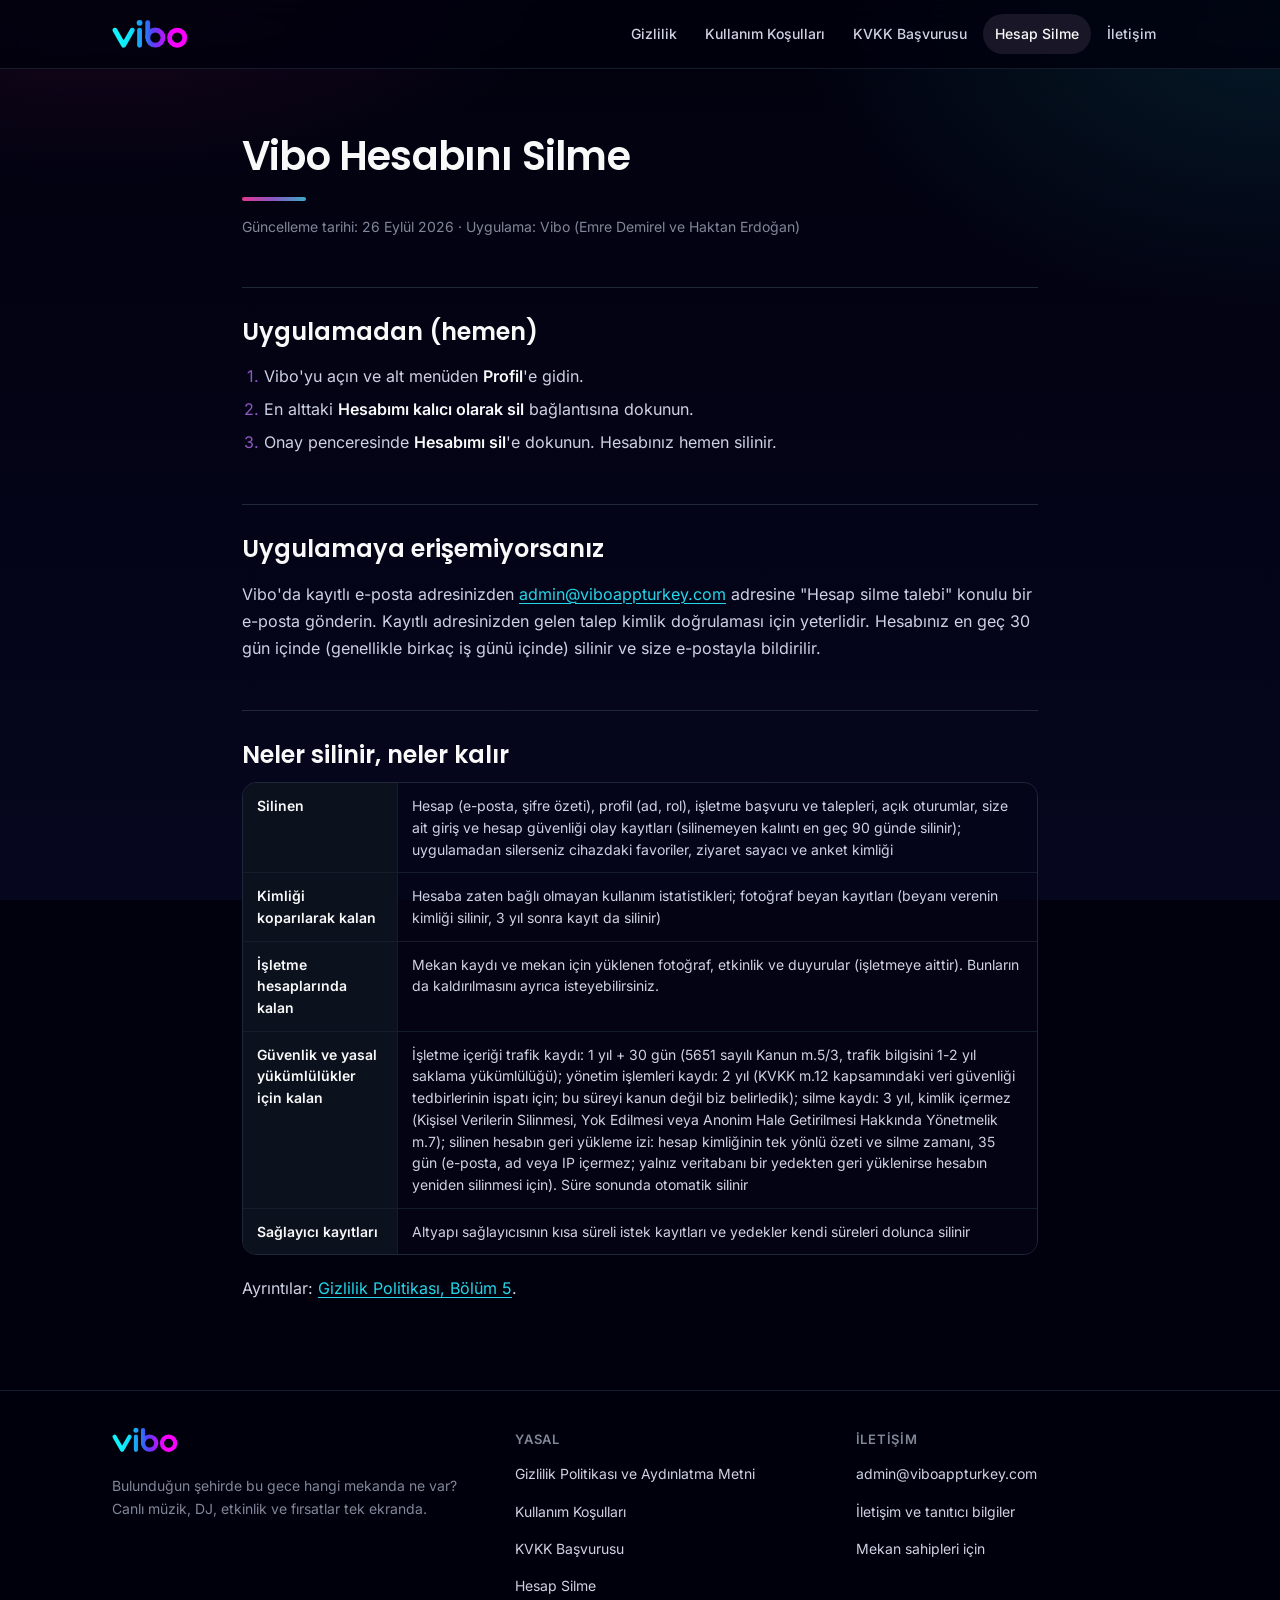
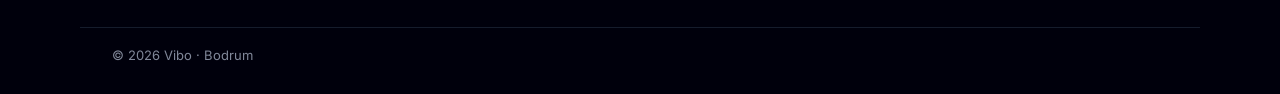
<file: hesap-silme.html>
<!doctype html>
<html lang="tr">
<head>
<meta charset="utf-8">
<meta name="viewport" content="width=device-width, initial-scale=1">
<meta name="theme-color" content="#01010d">
<title>Vibo — Hesap Silme</title>
<meta name="description" content="Vibo hesabınızı uygulamadan veya e-postayla nasıl sileceğiniz, nelerin silindiği.">
<link rel="icon" type="image/png" href="assets/icon-48.png">
<link rel="apple-touch-icon" href="assets/icon-180.png">
<link rel="stylesheet" href="assets/site.css">
</head>
<body>
<header class="site-header">
  <div class="bar">
    <a class="logo" href="index.html" aria-label="Vibo ana sayfa"><img src="assets/logo.svg" alt="Vibo" width="76" height="30"></a>
    <nav class="site-nav" aria-label="Site"><a href="gizlilik-politikasi.html">Gizlilik</a><a href="kullanim-kosullari.html">Kullanım Koşulları</a><a href="kvkk-basvuru.html">KVKK Başvurusu</a><a href="hesap-silme.html" aria-current="page">Hesap Silme</a><a href="iletisim.html">İletişim</a></nav>
  </div>
</header>
<main class="doc">
  <h1>Vibo Hesabını Silme</h1>
  <p class="muted">Güncelleme tarihi: 26 Eylül 2026 · Uygulama: Vibo (Emre Demirel ve Haktan Erdoğan)</p>

  <h2>Uygulamadan (hemen)</h2>
  <ol>
    <li>Vibo'yu açın ve alt menüden <strong>Profil</strong>'e gidin.</li>
    <li>En alttaki <strong>Hesabımı kalıcı olarak sil</strong> bağlantısına dokunun.</li>
    <li>Onay penceresinde <strong>Hesabımı sil</strong>'e dokunun. Hesabınız hemen silinir.</li>
  </ol>

  <h2>Uygulamaya erişemiyorsanız</h2>
  <p>Vibo'da kayıtlı e-posta adresinizden
  <a href="mailto:admin@viboappturkey.com?subject=Hesap%20silme%20talebi">admin@viboappturkey.com</a>
  adresine "Hesap silme talebi" konulu bir e-posta gönderin. Kayıtlı adresinizden gelen talep kimlik doğrulaması
  için yeterlidir. Hesabınız en geç 30 gün içinde (genellikle birkaç iş günü içinde) silinir ve size e-postayla
  bildirilir.</p>

  <h2>Neler silinir, neler kalır</h2>
  <div class="table-wrap"><table>
    <tr><th>Silinen</th><td>Hesap (e-posta, şifre özeti), profil (ad, rol), işletme başvuru ve talepleri, açık oturumlar, size ait giriş ve hesap güvenliği olay kayıtları (silinemeyen kalıntı en geç 90 günde silinir); uygulamadan
      silerseniz cihazdaki favoriler, ziyaret sayacı ve anket kimliği</td></tr>
    <tr><th>Kimliği koparılarak kalan</th><td>Hesaba zaten bağlı olmayan kullanım istatistikleri; fotoğraf beyan
      kayıtları (beyanı verenin kimliği silinir, 3 yıl sonra kayıt da silinir)</td></tr>
    <tr><th>İşletme hesaplarında kalan</th><td>Mekan kaydı ve mekan için yüklenen fotoğraf, etkinlik ve duyurular
      (işletmeye aittir). Bunların da kaldırılmasını ayrıca isteyebilirsiniz.</td></tr>
    <tr><th>Güvenlik ve yasal yükümlülükler için kalan</th><td>İşletme içeriği trafik kaydı: 1 yıl + 30 gün
      (5651 sayılı Kanun m.5/3, trafik bilgisini 1-2 yıl saklama yükümlülüğü); yönetim işlemleri kaydı: 2 yıl (KVKK
      m.12 kapsamındaki veri güvenliği tedbirlerinin ispatı için; bu süreyi kanun değil biz belirledik); silme kaydı:
      3 yıl, kimlik içermez (Kişisel Verilerin Silinmesi, Yok Edilmesi veya Anonim Hale Getirilmesi Hakkında
      Yönetmelik m.7); silinen hesabın geri yükleme izi: hesap kimliğinin tek yönlü özeti ve silme zamanı, 35 gün
      (e-posta, ad veya IP içermez; yalnız veritabanı bir yedekten geri yüklenirse hesabın yeniden silinmesi için).
      Süre sonunda otomatik silinir</td></tr>
    <tr><th>Sağlayıcı kayıtları</th><td>Altyapı sağlayıcısının kısa süreli istek kayıtları ve yedekler kendi
      süreleri dolunca silinir</td></tr>
  </table></div>
  <p>Ayrıntılar: <a href="gizlilik-politikasi.html#hesap-silme">Gizlilik Politikası, Bölüm 5</a>.</p>
</main>
<footer class="site-footer">
  <div class="inner">
    <div>
      <a class="logo" href="index.html" aria-label="Vibo ana sayfa"><img src="assets/logo.svg" alt="Vibo" width="66" height="26"></a>
      <p>Bulunduğun şehirde bu gece hangi mekanda ne var? Canlı müzik, DJ, etkinlik ve fırsatlar tek ekranda.</p>
    </div>
    <div>
      <h4>Yasal</h4>
      <ul>
        <li><a href="gizlilik-politikasi.html">Gizlilik Politikası ve Aydınlatma Metni</a></li>
        <li><a href="kullanim-kosullari.html">Kullanım Koşulları</a></li>
        <li><a href="kvkk-basvuru.html">KVKK Başvurusu</a></li>
        <li><a href="hesap-silme.html">Hesap Silme</a></li>
      </ul>
    </div>
    <div>
      <h4>İletişim</h4>
      <ul>
        <li><a href="mailto:admin@viboappturkey.com">admin@viboappturkey.com</a></li>
        <li><a href="iletisim.html">İletişim ve tanıtıcı bilgiler</a></li>
        <li><a href="iletisim.html#isletme">Mekan sahipleri için</a></li>
      </ul>
    </div>
  </div>
  <div class="legal">© 2026 Vibo · Bodrum</div>
</footer>
</body>
</html>
</file>
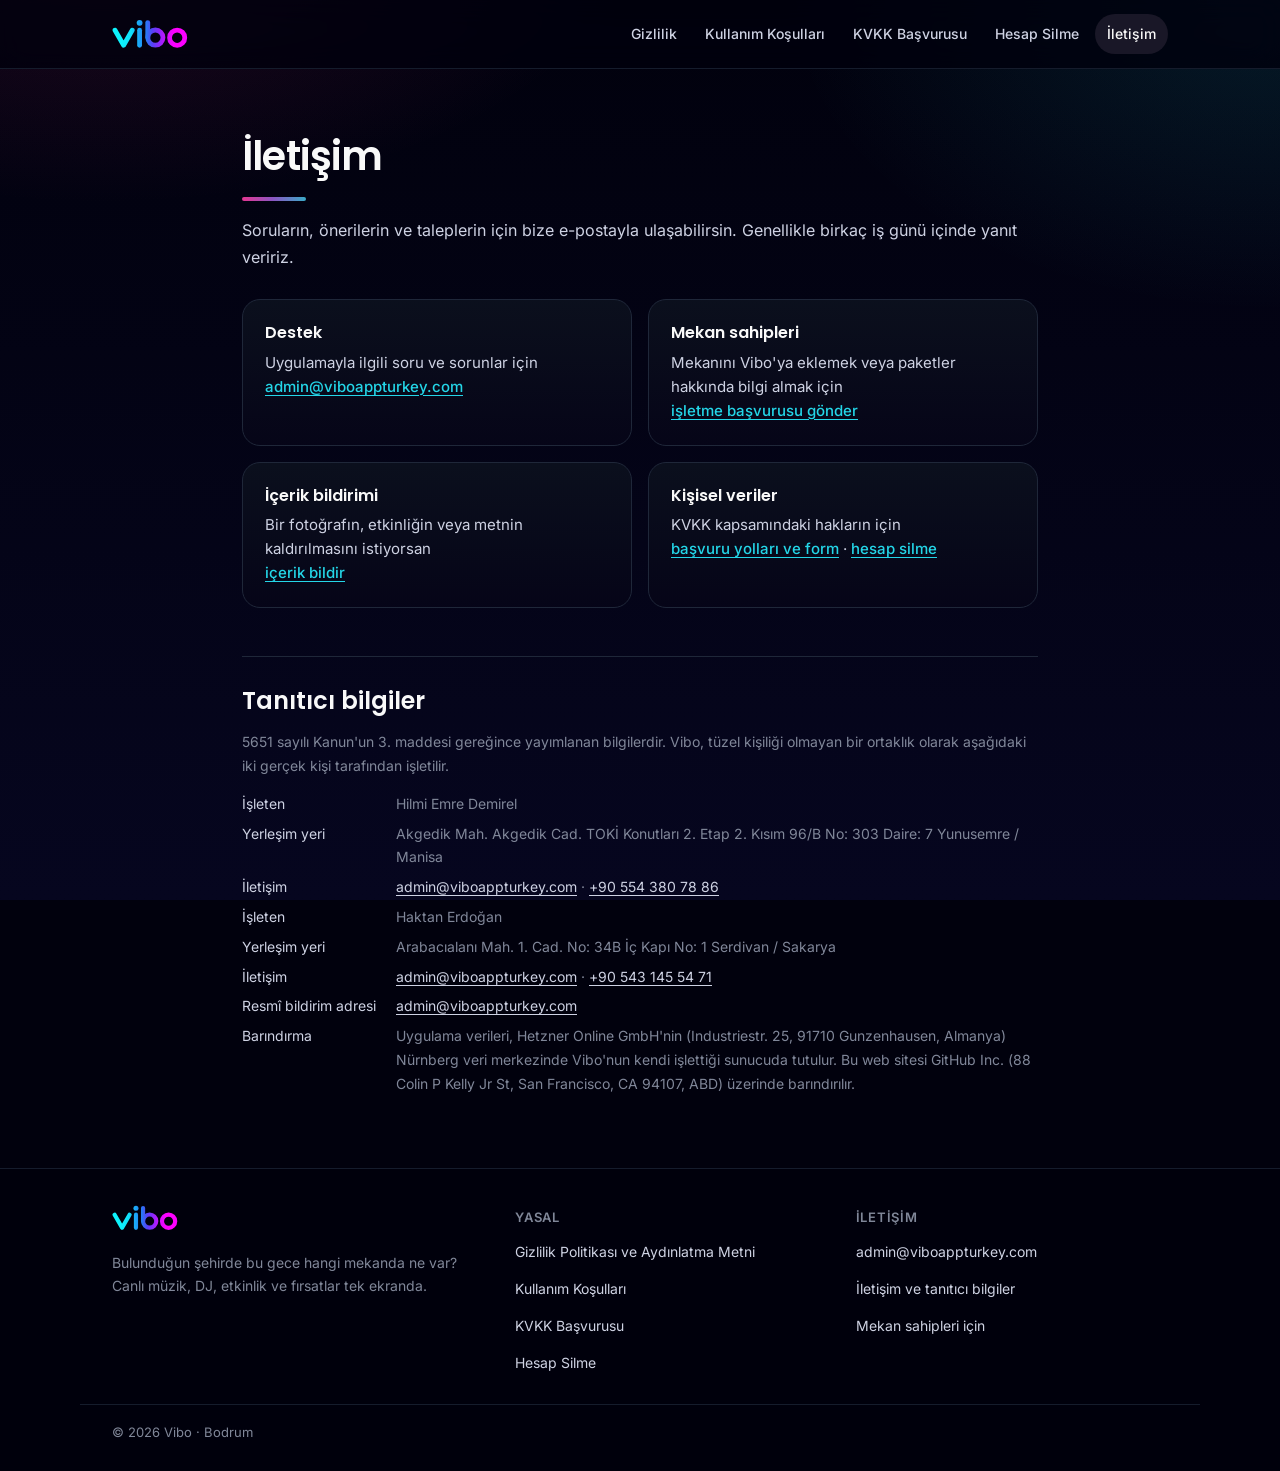
<file: iletisim.html>
<!doctype html>
<html lang="tr">
<head>
<meta charset="utf-8">
<meta name="viewport" content="width=device-width, initial-scale=1">
<meta name="theme-color" content="#01010d">
<title>Vibo — İletişim</title>
<meta name="description" content="Vibo destek, işletme başvurusu, içerik bildirimi ve yasal tanıtıcı bilgiler.">
<link rel="icon" type="image/png" href="assets/icon-48.png">
<link rel="apple-touch-icon" href="assets/icon-180.png">
<link rel="stylesheet" href="assets/site.css">
</head>
<body>
<header class="site-header">
  <div class="bar">
    <a class="logo" href="index.html" aria-label="Vibo ana sayfa"><img src="assets/logo.svg" alt="Vibo" width="76" height="30"></a>
    <nav class="site-nav" aria-label="Site"><a href="gizlilik-politikasi.html">Gizlilik</a><a href="kullanim-kosullari.html">Kullanım Koşulları</a><a href="kvkk-basvuru.html">KVKK Başvurusu</a><a href="hesap-silme.html">Hesap Silme</a><a href="iletisim.html" aria-current="page">İletişim</a></nav>
  </div>
</header>
<main class="doc">
  <h1>İletişim</h1>
  <p>Soruların, önerilerin ve taleplerin için bize e-postayla ulaşabilirsin. Genellikle birkaç iş günü içinde yanıt veririz.</p>

  <div class="contact-grid">
    <article class="card"><h3>Destek</h3><p>Uygulamayla ilgili soru ve sorunlar için<br><a href="mailto:admin@viboappturkey.com?subject=Vibo%20destek">admin@viboappturkey.com</a></p></article>
    <article class="card" id="isletme"><h3>Mekan sahipleri</h3><p>Mekanını Vibo'ya eklemek veya paketler hakkında bilgi almak için<br><a href="mailto:admin@viboappturkey.com?subject=Vibo%20i%C5%9Fletme%20ba%C5%9Fvurusu">işletme başvurusu gönder</a></p></article>
    <article class="card"><h3>İçerik bildirimi</h3><p>Bir fotoğrafın, etkinliğin veya metnin kaldırılmasını istiyorsan<br><a href="mailto:admin@viboappturkey.com?subject=Vibo%20i%C3%A7erik%20bildirimi">içerik bildir</a></p></article>
    <article class="card"><h3>Kişisel veriler</h3><p>KVKK kapsamındaki hakların için<br><a href="kvkk-basvuru.html">başvuru yolları ve form</a> · <a href="hesap-silme.html">hesap silme</a></p></article>
  </div>

  <h2 id="tanitici">Tanıtıcı bilgiler</h2>
  <div class="legal-info">
    <p>5651 sayılı Kanun'un 3. maddesi gereğince yayımlanan bilgilerdir. Vibo, tüzel kişiliği olmayan bir ortaklık olarak aşağıdaki iki gerçek kişi tarafından işletilir.</p>
    <dl>
      <dt>İşleten</dt><dd>Hilmi Emre Demirel</dd>
      <dt>Yerleşim yeri</dt><dd>Akgedik Mah. Akgedik Cad. TOKİ Konutları 2. Etap 2. Kısım 96/B No: 303 Daire: 7 Yunusemre / Manisa</dd>
      <dt>İletişim</dt><dd><a href="mailto:admin@viboappturkey.com">admin@viboappturkey.com</a> · <a href="tel:+905543807886">+90 554 380 78 86</a></dd>
      <dt>İşleten</dt><dd>Haktan Erdoğan</dd>
      <dt>Yerleşim yeri</dt><dd>Arabacıalanı Mah. 1. Cad. No: 34B İç Kapı No: 1 Serdivan / Sakarya</dd>
      <dt>İletişim</dt><dd><a href="mailto:admin@viboappturkey.com">admin@viboappturkey.com</a> · <a href="tel:+905431455471">+90 543 145 54 71</a></dd>
      <dt>Resmî bildirim adresi</dt><dd><a href="mailto:admin@viboappturkey.com">admin@viboappturkey.com</a></dd>
      <dt>Barındırma</dt><dd>Uygulama verileri, Hetzner Online GmbH'nin (Industriestr. 25, 91710 Gunzenhausen, Almanya) Nürnberg veri merkezinde Vibo'nun kendi işlettiği sunucuda tutulur. Bu web sitesi GitHub Inc. (88 Colin P Kelly Jr St, San Francisco, CA 94107, ABD) üzerinde barındırılır.</dd>
    </dl>
  </div>
</main>
<footer class="site-footer">
  <div class="inner">
    <div>
      <a class="logo" href="index.html" aria-label="Vibo ana sayfa"><img src="assets/logo.svg" alt="Vibo" width="66" height="26"></a>
      <p>Bulunduğun şehirde bu gece hangi mekanda ne var? Canlı müzik, DJ, etkinlik ve fırsatlar tek ekranda.</p>
    </div>
    <div>
      <h4>Yasal</h4>
      <ul>
        <li><a href="gizlilik-politikasi.html">Gizlilik Politikası ve Aydınlatma Metni</a></li>
        <li><a href="kullanim-kosullari.html">Kullanım Koşulları</a></li>
        <li><a href="kvkk-basvuru.html">KVKK Başvurusu</a></li>
        <li><a href="hesap-silme.html">Hesap Silme</a></li>
      </ul>
    </div>
    <div>
      <h4>İletişim</h4>
      <ul>
        <li><a href="mailto:admin@viboappturkey.com">admin@viboappturkey.com</a></li>
        <li><a href="iletisim.html">İletişim ve tanıtıcı bilgiler</a></li>
        <li><a href="iletisim.html#isletme">Mekan sahipleri için</a></li>
      </ul>
    </div>
  </div>
  <div class="legal">© 2026 Vibo · Bodrum</div>
</footer>
</body>
</html>
</file>
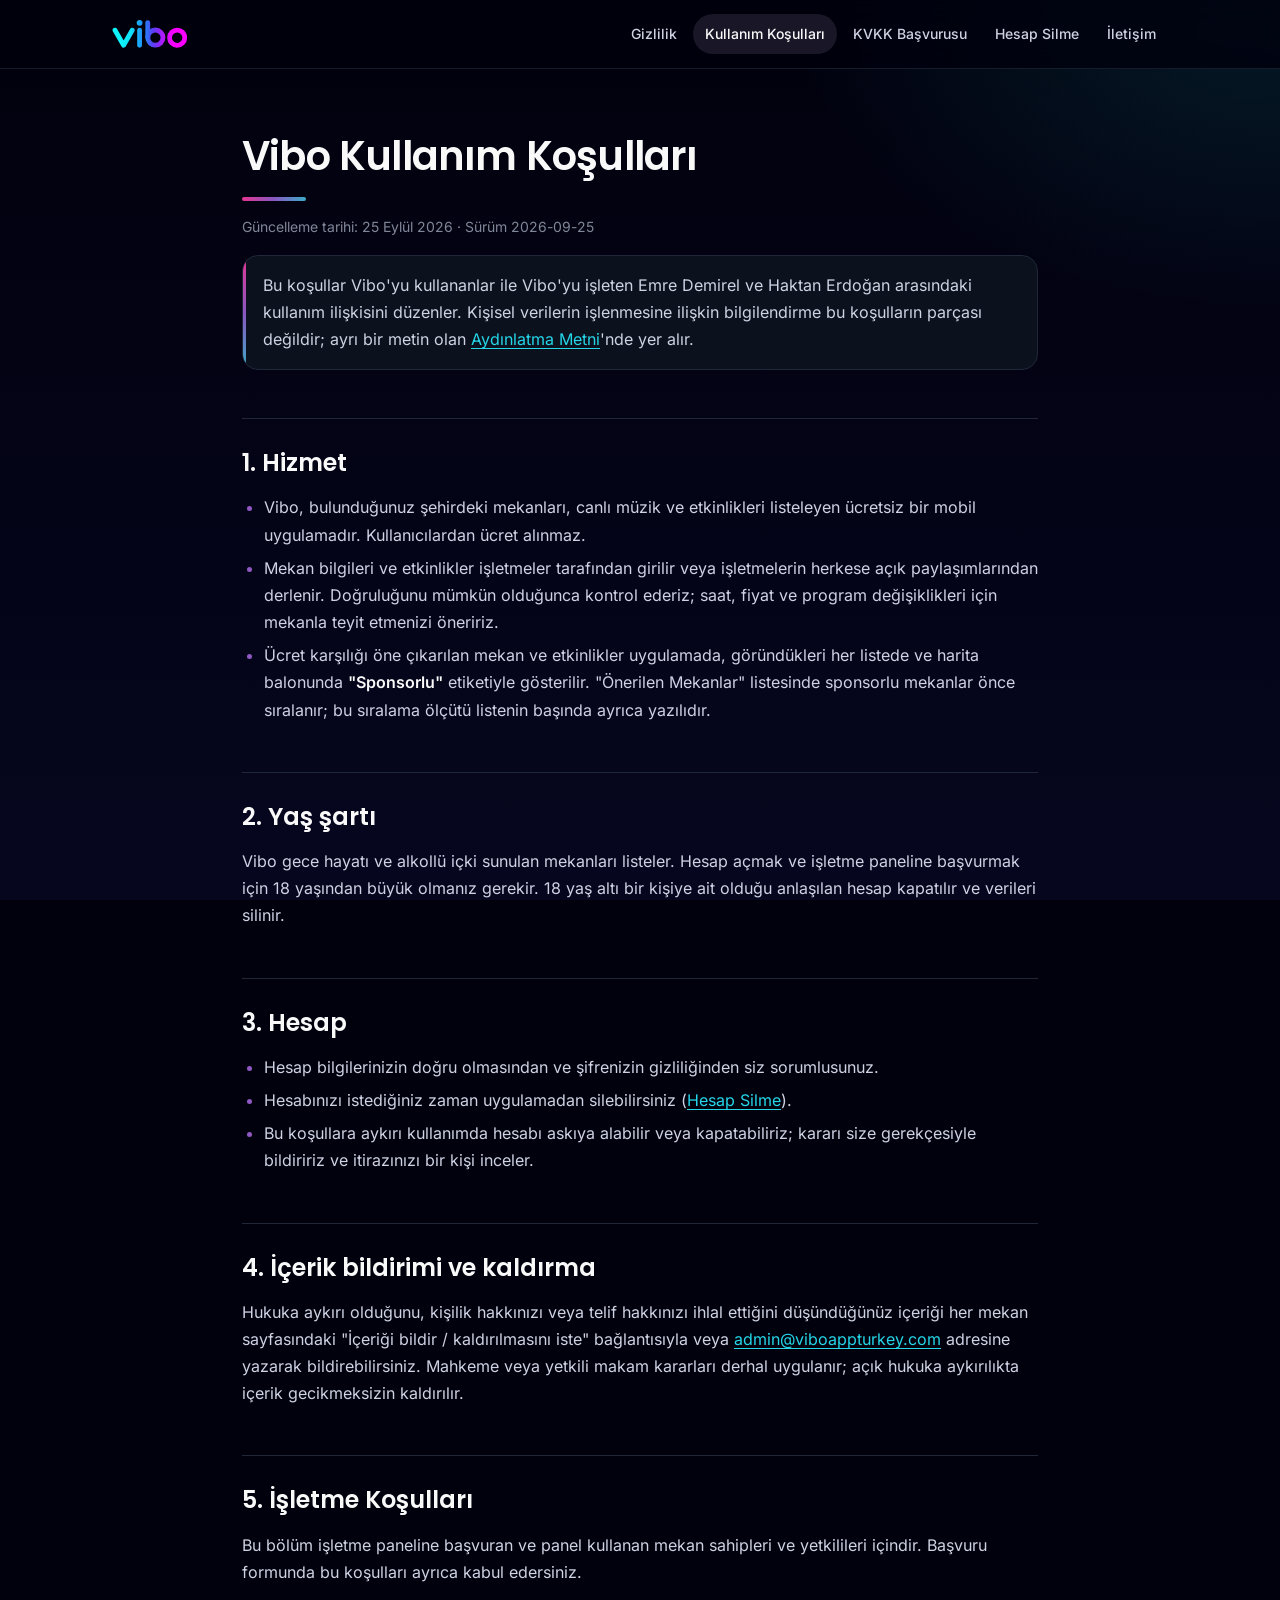
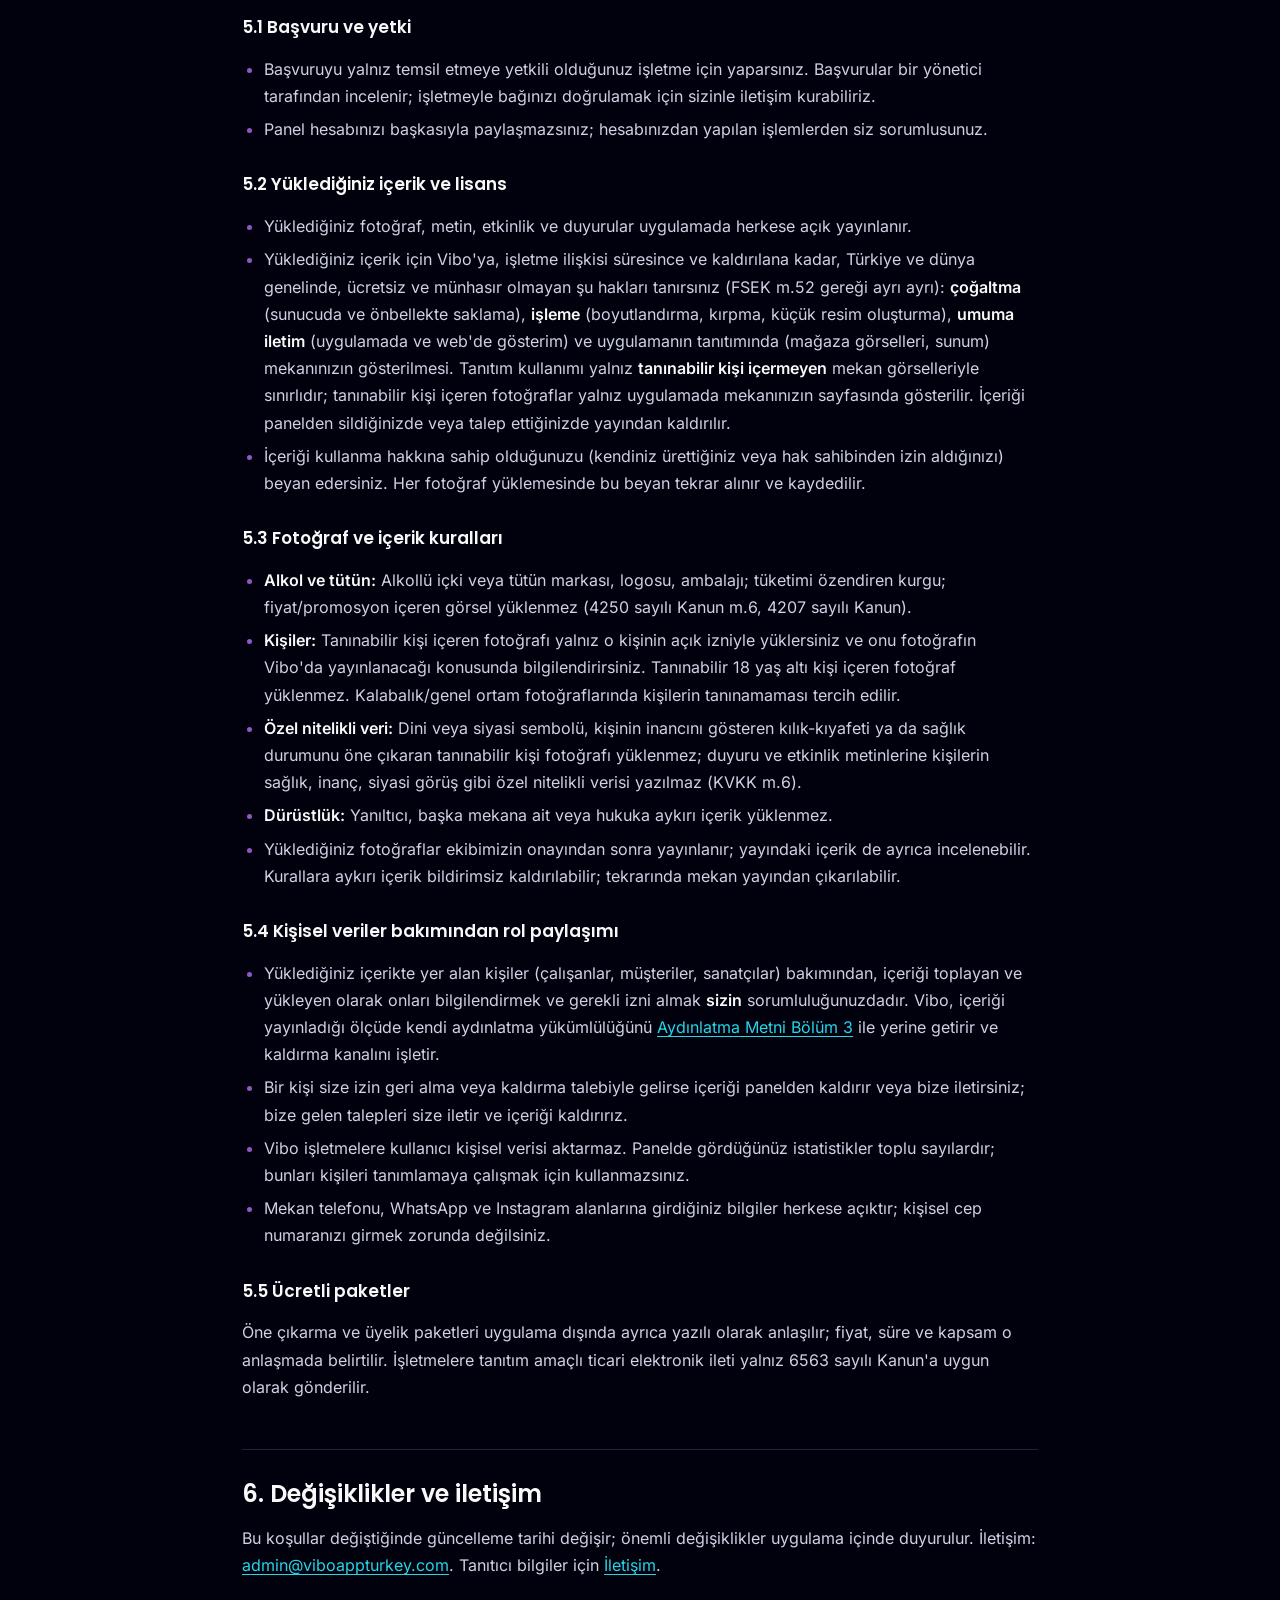
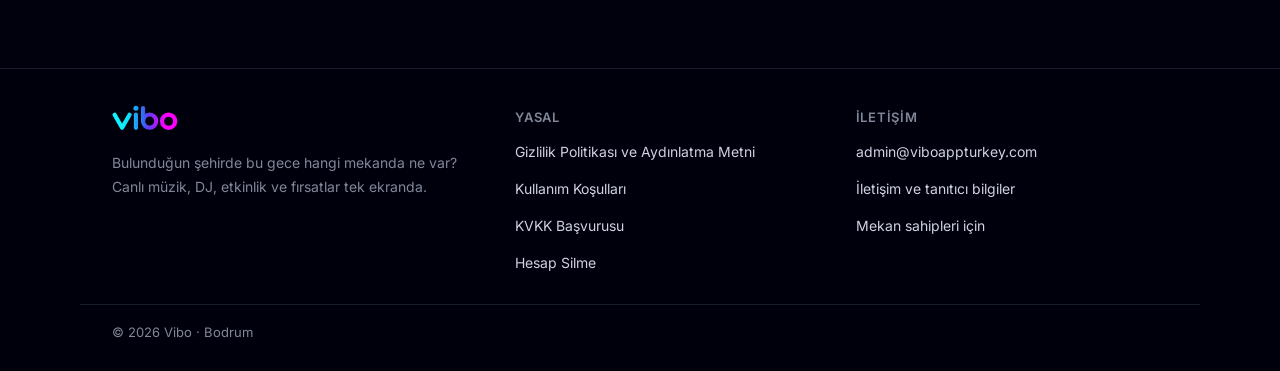
<file: kullanim-kosullari.html>
<!doctype html>
<html lang="tr">
<head>
<meta charset="utf-8">
<meta name="viewport" content="width=device-width, initial-scale=1">
<meta name="theme-color" content="#01010d">
<title>Vibo — Kullanım Koşulları</title>
<meta name="description" content="Vibo uygulamasının kullanım koşulları ve işletme koşulları.">
<link rel="icon" type="image/png" href="assets/icon-48.png">
<link rel="apple-touch-icon" href="assets/icon-180.png">
<link rel="stylesheet" href="assets/site.css">
</head>
<body>
<header class="site-header">
  <div class="bar">
    <a class="logo" href="index.html" aria-label="Vibo ana sayfa"><img src="assets/logo.svg" alt="Vibo" width="76" height="30"></a>
    <nav class="site-nav" aria-label="Site"><a href="gizlilik-politikasi.html">Gizlilik</a><a href="kullanim-kosullari.html" aria-current="page">Kullanım Koşulları</a><a href="kvkk-basvuru.html">KVKK Başvurusu</a><a href="hesap-silme.html">Hesap Silme</a><a href="iletisim.html">İletişim</a></nav>
  </div>
</header>
<main class="doc">
  <h1>Vibo Kullanım Koşulları</h1>
  <p class="muted">Güncelleme tarihi: 25 Eylül 2026 · Sürüm 2026-09-25</p>
  <p class="box">Bu koşullar Vibo'yu kullananlar ile Vibo'yu işleten Emre Demirel ve Haktan Erdoğan arasındaki
  kullanım ilişkisini düzenler. Kişisel verilerin işlenmesine ilişkin bilgilendirme bu koşulların parçası
  değildir; ayrı bir metin olan <a href="gizlilik-politikasi.html#aydinlatma">Aydınlatma Metni</a>'nde yer alır.</p>

  <h2 id="genel">1. Hizmet</h2>
  <ul>
    <li>Vibo, bulunduğunuz şehirdeki mekanları, canlı müzik ve etkinlikleri listeleyen ücretsiz bir mobil uygulamadır.
      Kullanıcılardan ücret alınmaz.</li>
    <li>Mekan bilgileri ve etkinlikler işletmeler tarafından girilir veya işletmelerin herkese açık paylaşımlarından
      derlenir. Doğruluğunu mümkün olduğunca kontrol ederiz; saat, fiyat ve program değişiklikleri için mekanla
      teyit etmenizi öneririz.</li>
    <li>Ücret karşılığı öne çıkarılan mekan ve etkinlikler uygulamada, göründükleri her listede ve harita
      balonunda <strong>"Sponsorlu"</strong> etiketiyle gösterilir. "Önerilen Mekanlar" listesinde sponsorlu
      mekanlar önce sıralanır; bu sıralama ölçütü listenin başında ayrıca yazılıdır.</li>
  </ul>

  <h2 id="yas">2. Yaş şartı</h2>
  <p>Vibo gece hayatı ve alkollü içki sunulan mekanları listeler. Hesap açmak ve işletme paneline başvurmak için
  18 yaşından büyük olmanız gerekir. 18 yaş altı bir kişiye ait olduğu anlaşılan hesap kapatılır ve verileri silinir.</p>

  <h2 id="hesap">3. Hesap</h2>
  <ul>
    <li>Hesap bilgilerinizin doğru olmasından ve şifrenizin gizliliğinden siz sorumlusunuz.</li>
    <li>Hesabınızı istediğiniz zaman uygulamadan silebilirsiniz (<a href="hesap-silme.html">Hesap Silme</a>).</li>
    <li>Bu koşullara aykırı kullanımda hesabı askıya alabilir veya kapatabiliriz; kararı size gerekçesiyle bildiririz
      ve itirazınızı bir kişi inceler.</li>
  </ul>

  <h2 id="bildirim">4. İçerik bildirimi ve kaldırma</h2>
  <p>Hukuka aykırı olduğunu, kişilik hakkınızı veya telif hakkınızı ihlal ettiğini düşündüğünüz içeriği her mekan
  sayfasındaki "İçeriği bildir / kaldırılmasını iste" bağlantısıyla veya
  <a href="mailto:admin@viboappturkey.com">admin@viboappturkey.com</a> adresine yazarak bildirebilirsiniz. Mahkeme
  veya yetkili makam kararları derhal uygulanır; açık hukuka aykırılıkta içerik gecikmeksizin kaldırılır.</p>

  <h2 id="isletme">5. İşletme Koşulları</h2>
  <p>Bu bölüm işletme paneline başvuran ve panel kullanan mekan sahipleri ve yetkilileri içindir. Başvuru
  formunda bu koşulları ayrıca kabul edersiniz.</p>
  <h3>5.1 Başvuru ve yetki</h3>
  <ul>
    <li>Başvuruyu yalnız temsil etmeye yetkili olduğunuz işletme için yaparsınız. Başvurular bir yönetici tarafından
      incelenir; işletmeyle bağınızı doğrulamak için sizinle iletişim kurabiliriz.</li>
    <li>Panel hesabınızı başkasıyla paylaşmazsınız; hesabınızdan yapılan işlemlerden siz sorumlusunuz.</li>
  </ul>
  <h3>5.2 Yüklediğiniz içerik ve lisans</h3>
  <ul>
    <li>Yüklediğiniz fotoğraf, metin, etkinlik ve duyurular uygulamada herkese açık yayınlanır.</li>
    <li>Yüklediğiniz içerik için Vibo'ya, işletme ilişkisi süresince ve kaldırılana kadar, Türkiye ve dünya genelinde,
      ücretsiz ve münhasır olmayan şu hakları tanırsınız (FSEK m.52 gereği ayrı ayrı): <strong>çoğaltma</strong>
      (sunucuda ve önbellekte saklama), <strong>işleme</strong> (boyutlandırma, kırpma, küçük resim oluşturma),
      <strong>umuma iletim</strong> (uygulamada ve web'de gösterim) ve uygulamanın tanıtımında (mağaza görselleri,
      sunum) mekanınızın gösterilmesi. Tanıtım kullanımı yalnız <strong>tanınabilir kişi içermeyen</strong> mekan
      görselleriyle sınırlıdır; tanınabilir kişi içeren fotoğraflar yalnız uygulamada mekanınızın sayfasında gösterilir. İçeriği panelden sildiğinizde veya talep ettiğinizde yayından kaldırılır.</li>
    <li>İçeriği kullanma hakkına sahip olduğunuzu (kendiniz ürettiğiniz veya hak sahibinden izin aldığınızı) beyan
      edersiniz. Her fotoğraf yüklemesinde bu beyan tekrar alınır ve kaydedilir.</li>
  </ul>
  <h3>5.3 Fotoğraf ve içerik kuralları</h3>
  <ul>
    <li><strong>Alkol ve tütün:</strong> Alkollü içki veya tütün markası, logosu, ambalajı; tüketimi özendiren kurgu;
      fiyat/promosyon içeren görsel yüklenmez (4250 sayılı Kanun m.6, 4207 sayılı Kanun).</li>
    <li><strong>Kişiler:</strong> Tanınabilir kişi içeren fotoğrafı yalnız o kişinin açık izniyle yüklersiniz ve onu
      fotoğrafın Vibo'da yayınlanacağı konusunda bilgilendirirsiniz. Tanınabilir 18 yaş altı kişi içeren fotoğraf
      yüklenmez. Kalabalık/genel ortam fotoğraflarında kişilerin tanınamaması tercih edilir.</li>
    <li><strong>Özel nitelikli veri:</strong> Dini veya siyasi sembolü, kişinin inancını gösteren kılık-kıyafeti ya da
      sağlık durumunu öne çıkaran tanınabilir kişi fotoğrafı yüklenmez; duyuru ve etkinlik metinlerine kişilerin
      sağlık, inanç, siyasi görüş gibi özel nitelikli verisi yazılmaz (KVKK m.6).</li>
    <li><strong>Dürüstlük:</strong> Yanıltıcı, başka mekana ait veya hukuka aykırı içerik yüklenmez.</li>
    <li>Yüklediğiniz fotoğraflar ekibimizin onayından sonra yayınlanır; yayındaki içerik de ayrıca incelenebilir.
      Kurallara aykırı içerik bildirimsiz kaldırılabilir; tekrarında mekan yayından çıkarılabilir.</li>
  </ul>
  <h3>5.4 Kişisel veriler bakımından rol paylaşımı</h3>
  <ul>
    <li>Yüklediğiniz içerikte yer alan kişiler (çalışanlar, müşteriler, sanatçılar) bakımından, içeriği toplayan ve
      yükleyen olarak onları bilgilendirmek ve gerekli izni almak <strong>sizin</strong> sorumluluğunuzdadır. Vibo,
      içeriği yayınladığı ölçüde kendi aydınlatma yükümlülüğünü
      <a href="gizlilik-politikasi.html#ucuncu-kisiler">Aydınlatma Metni Bölüm 3</a> ile yerine getirir ve kaldırma
      kanalını işletir.</li>
    <li>Bir kişi size izin geri alma veya kaldırma talebiyle gelirse içeriği panelden kaldırır veya bize iletirsiniz;
      bize gelen talepleri size iletir ve içeriği kaldırırız.</li>
    <li>Vibo işletmelere kullanıcı kişisel verisi aktarmaz. Panelde gördüğünüz istatistikler toplu sayılardır; bunları
      kişileri tanımlamaya çalışmak için kullanmazsınız.</li>
    <li>Mekan telefonu, WhatsApp ve Instagram alanlarına girdiğiniz bilgiler herkese açıktır; kişisel cep numaranızı
      girmek zorunda değilsiniz.</li>
  </ul>
  <h3>5.5 Ücretli paketler</h3>
  <p>Öne çıkarma ve üyelik paketleri uygulama dışında ayrıca yazılı olarak anlaşılır; fiyat, süre ve kapsam o
  anlaşmada belirtilir. İşletmelere tanıtım amaçlı ticari elektronik ileti yalnız 6563 sayılı Kanun'a uygun olarak
  gönderilir.</p>

  <h2 id="degisiklik">6. Değişiklikler ve iletişim</h2>
  <p>Bu koşullar değiştiğinde güncelleme tarihi değişir; önemli değişiklikler uygulama içinde duyurulur. İletişim:
  <a href="mailto:admin@viboappturkey.com">admin@viboappturkey.com</a>. Tanıtıcı bilgiler için
  <a href="iletisim.html">İletişim</a>.</p>
</main>
<footer class="site-footer">
  <div class="inner">
    <div>
      <a class="logo" href="index.html" aria-label="Vibo ana sayfa"><img src="assets/logo.svg" alt="Vibo" width="66" height="26"></a>
      <p>Bulunduğun şehirde bu gece hangi mekanda ne var? Canlı müzik, DJ, etkinlik ve fırsatlar tek ekranda.</p>
    </div>
    <div>
      <h4>Yasal</h4>
      <ul>
        <li><a href="gizlilik-politikasi.html">Gizlilik Politikası ve Aydınlatma Metni</a></li>
        <li><a href="kullanim-kosullari.html">Kullanım Koşulları</a></li>
        <li><a href="kvkk-basvuru.html">KVKK Başvurusu</a></li>
        <li><a href="hesap-silme.html">Hesap Silme</a></li>
      </ul>
    </div>
    <div>
      <h4>İletişim</h4>
      <ul>
        <li><a href="mailto:admin@viboappturkey.com">admin@viboappturkey.com</a></li>
        <li><a href="iletisim.html">İletişim ve tanıtıcı bilgiler</a></li>
        <li><a href="iletisim.html#isletme">Mekan sahipleri için</a></li>
      </ul>
    </div>
  </div>
  <div class="legal">© 2026 Vibo · Bodrum</div>
</footer>
</body>
</html>
</file>
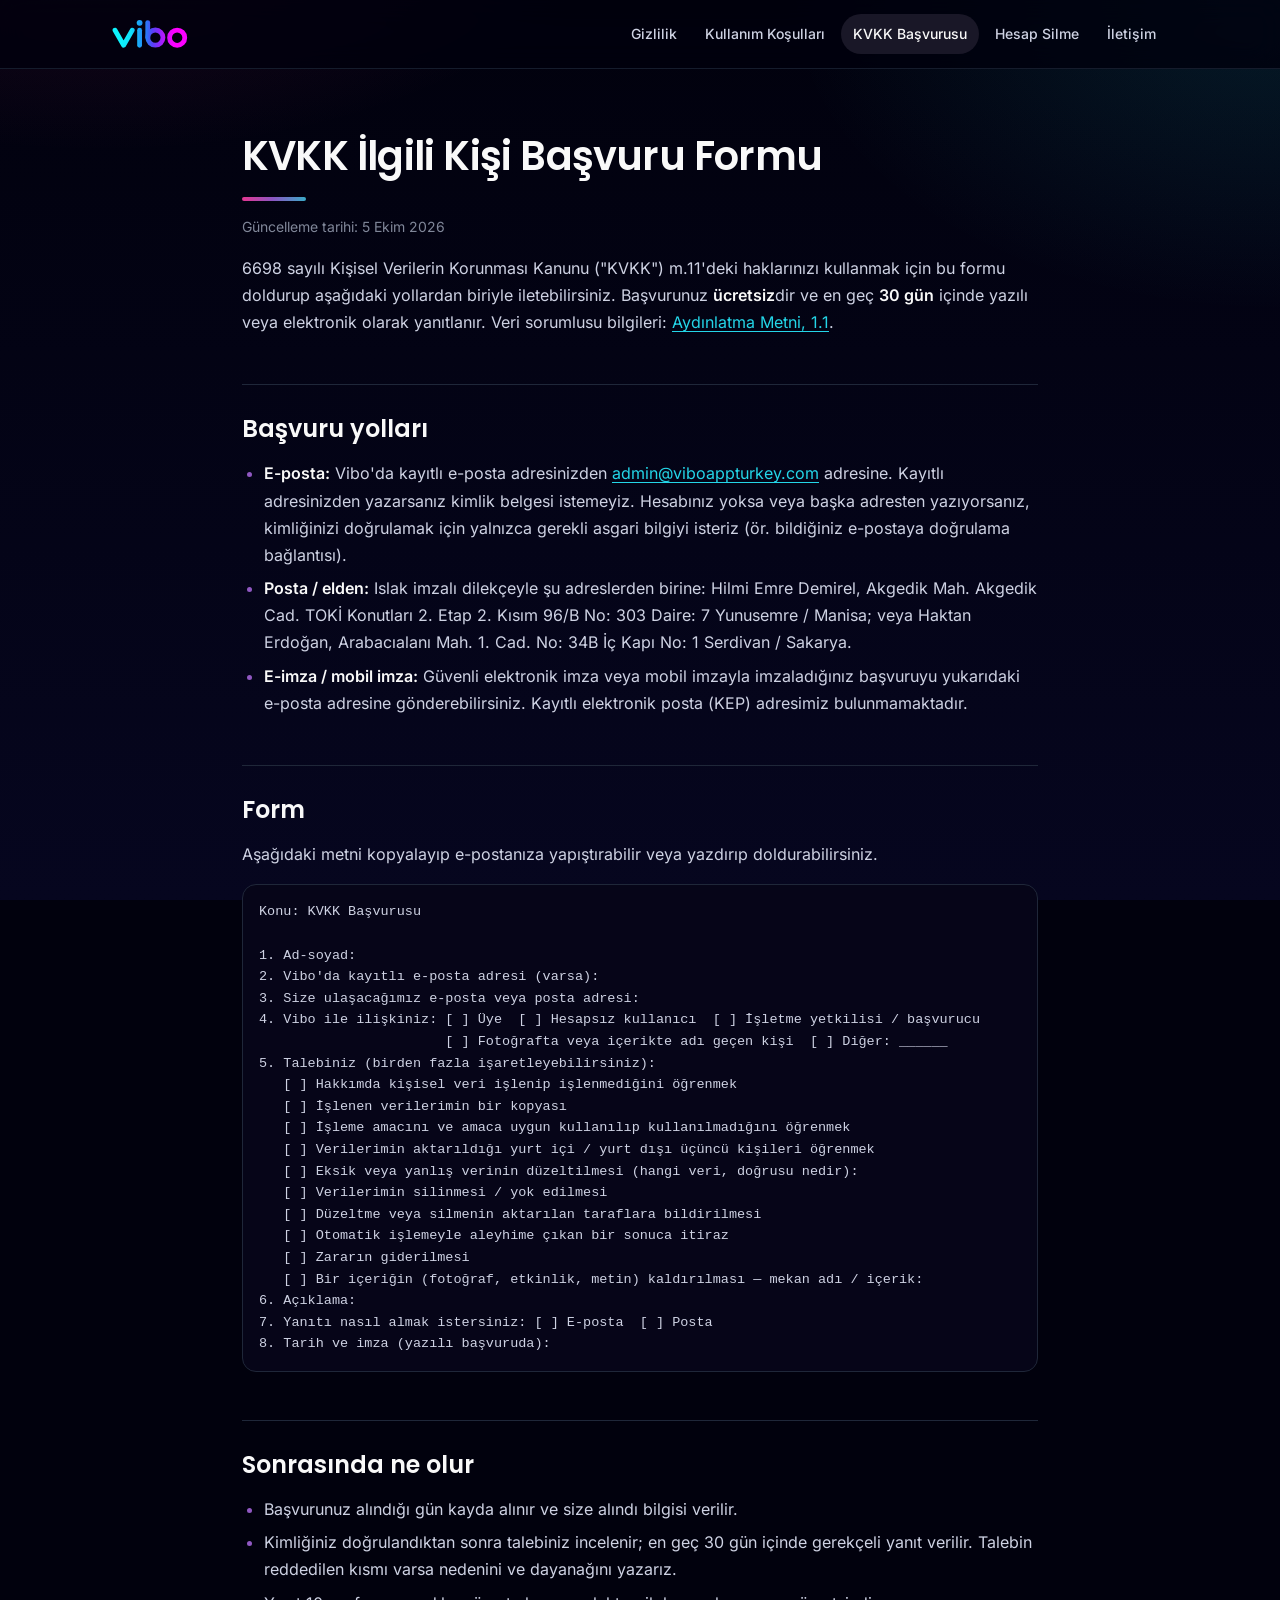
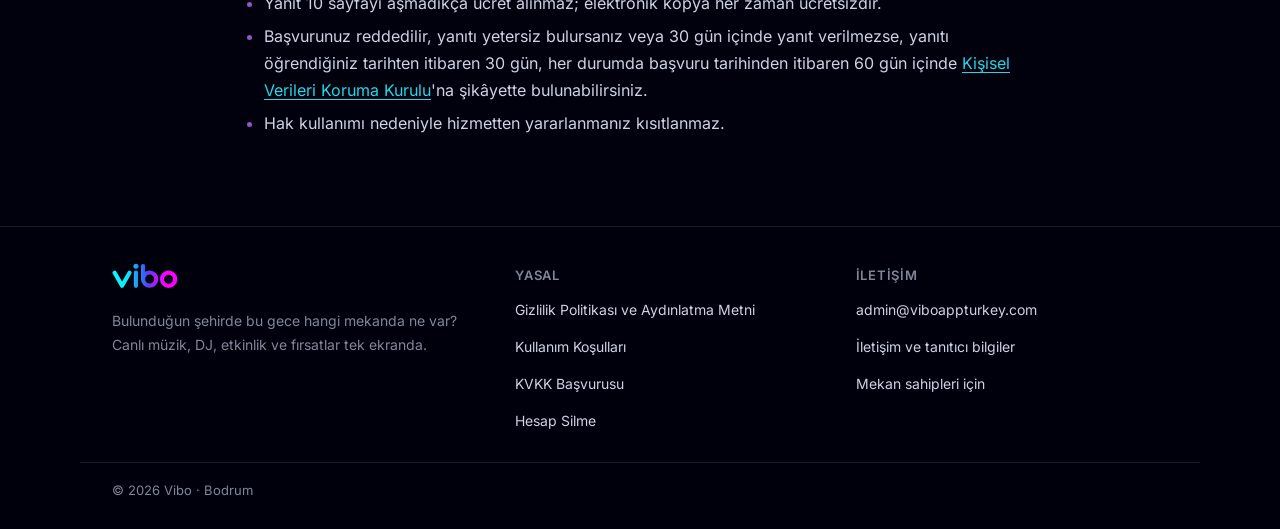
<file: kvkk-basvuru.html>
<!doctype html>
<html lang="tr">
<head>
<meta charset="utf-8">
<meta name="viewport" content="width=device-width, initial-scale=1">
<meta name="theme-color" content="#01010d">
<title>Vibo — KVKK Başvuru Formu</title>
<meta name="description" content="KVKK kapsamındaki haklarınız için Vibo'ya nasıl başvuracağınız ve başvuru formu.">
<link rel="icon" type="image/png" href="assets/icon-48.png">
<link rel="apple-touch-icon" href="assets/icon-180.png">
<link rel="stylesheet" href="assets/site.css">
</head>
<body>
<header class="site-header">
  <div class="bar">
    <a class="logo" href="index.html" aria-label="Vibo ana sayfa"><img src="assets/logo.svg" alt="Vibo" width="76" height="30"></a>
    <nav class="site-nav" aria-label="Site"><a href="gizlilik-politikasi.html">Gizlilik</a><a href="kullanim-kosullari.html">Kullanım Koşulları</a><a href="kvkk-basvuru.html" aria-current="page">KVKK Başvurusu</a><a href="hesap-silme.html">Hesap Silme</a><a href="iletisim.html">İletişim</a></nav>
  </div>
</header>
<main class="doc">
  <h1>KVKK İlgili Kişi Başvuru Formu</h1>
  <p class="muted">Güncelleme tarihi: 5 Ekim 2026</p>

  <p>6698 sayılı Kişisel Verilerin Korunması Kanunu ("KVKK") m.11'deki haklarınızı kullanmak için bu formu
  doldurup aşağıdaki yollardan biriyle iletebilirsiniz. Başvurunuz <strong>ücretsiz</strong>dir ve en geç
  <strong>30 gün</strong> içinde yazılı veya elektronik olarak yanıtlanır. Veri sorumlusu bilgileri:
  <a href="gizlilik-politikasi.html#veri-sorumlusu">Aydınlatma Metni, 1.1</a>.</p>

  <h2>Başvuru yolları</h2>
  <ul>
    <li><strong>E-posta:</strong> Vibo'da kayıtlı e-posta adresinizden
      <a href="mailto:admin@viboappturkey.com?subject=KVKK%20Ba%C5%9Fvurusu">admin@viboappturkey.com</a> adresine.
      Kayıtlı adresinizden yazarsanız kimlik belgesi istemeyiz. Hesabınız yoksa veya başka adresten yazıyorsanız,
      kimliğinizi doğrulamak için yalnızca gerekli asgari bilgiyi isteriz (ör. bildiğiniz e-postaya doğrulama bağlantısı).</li>
    <li><strong>Posta / elden:</strong> Islak imzalı dilekçeyle şu adreslerden birine: Hilmi Emre Demirel, Akgedik Mah. Akgedik Cad. TOKİ Konutları 2. Etap 2. Kısım 96/B No: 303 Daire: 7 Yunusemre / Manisa; veya Haktan Erdoğan, Arabacıalanı Mah. 1. Cad. No: 34B İç Kapı No: 1 Serdivan / Sakarya.</li>
    <li><strong>E-imza / mobil imza:</strong> Güvenli elektronik imza veya mobil imzayla imzaladığınız başvuruyu yukarıdaki e-posta adresine gönderebilirsiniz. Kayıtlı elektronik posta (KEP) adresimiz bulunmamaktadır.</li>
  </ul>

  <h2>Form</h2>
  <p>Aşağıdaki metni kopyalayıp e-postanıza yapıştırabilir veya yazdırıp doldurabilirsiniz.</p>
<pre>Konu: KVKK Başvurusu

1. Ad-soyad:
2. Vibo'da kayıtlı e-posta adresi (varsa):
3. Size ulaşacağımız e-posta veya posta adresi:
4. Vibo ile ilişkiniz: [ ] Üye  [ ] Hesapsız kullanıcı  [ ] İşletme yetkilisi / başvurucu
                       [ ] Fotoğrafta veya içerikte adı geçen kişi  [ ] Diğer: ______
5. Talebiniz (birden fazla işaretleyebilirsiniz):
   [ ] Hakkımda kişisel veri işlenip işlenmediğini öğrenmek
   [ ] İşlenen verilerimin bir kopyası
   [ ] İşleme amacını ve amaca uygun kullanılıp kullanılmadığını öğrenmek
   [ ] Verilerimin aktarıldığı yurt içi / yurt dışı üçüncü kişileri öğrenmek
   [ ] Eksik veya yanlış verinin düzeltilmesi (hangi veri, doğrusu nedir):
   [ ] Verilerimin silinmesi / yok edilmesi
   [ ] Düzeltme veya silmenin aktarılan taraflara bildirilmesi
   [ ] Otomatik işlemeyle aleyhime çıkan bir sonuca itiraz
   [ ] Zararın giderilmesi
   [ ] Bir içeriğin (fotoğraf, etkinlik, metin) kaldırılması — mekan adı / içerik:
6. Açıklama:
7. Yanıtı nasıl almak istersiniz: [ ] E-posta  [ ] Posta
8. Tarih ve imza (yazılı başvuruda):</pre>

  <h2>Sonrasında ne olur</h2>
  <ul>
    <li>Başvurunuz alındığı gün kayda alınır ve size alındı bilgisi verilir.</li>
    <li>Kimliğiniz doğrulandıktan sonra talebiniz incelenir; en geç 30 gün içinde gerekçeli yanıt verilir.
      Talebin reddedilen kısmı varsa nedenini ve dayanağını yazarız.</li>
    <li>Yanıt 10 sayfayı aşmadıkça ücret alınmaz; elektronik kopya her zaman ücretsizdir.</li>
    <li>Başvurunuz reddedilir, yanıtı yetersiz bulursanız veya 30 gün içinde yanıt verilmezse, yanıtı
      öğrendiğiniz tarihten itibaren 30 gün, her durumda başvuru tarihinden itibaren 60 gün içinde
      <a href="https://www.kvkk.gov.tr">Kişisel Verileri Koruma Kurulu</a>'na şikâyette bulunabilirsiniz.</li>
    <li>Hak kullanımı nedeniyle hizmetten yararlanmanız kısıtlanmaz.</li>
  </ul>
</main>
<footer class="site-footer">
  <div class="inner">
    <div>
      <a class="logo" href="index.html" aria-label="Vibo ana sayfa"><img src="assets/logo.svg" alt="Vibo" width="66" height="26"></a>
      <p>Bulunduğun şehirde bu gece hangi mekanda ne var? Canlı müzik, DJ, etkinlik ve fırsatlar tek ekranda.</p>
    </div>
    <div>
      <h4>Yasal</h4>
      <ul>
        <li><a href="gizlilik-politikasi.html">Gizlilik Politikası ve Aydınlatma Metni</a></li>
        <li><a href="kullanim-kosullari.html">Kullanım Koşulları</a></li>
        <li><a href="kvkk-basvuru.html">KVKK Başvurusu</a></li>
        <li><a href="hesap-silme.html">Hesap Silme</a></li>
      </ul>
    </div>
    <div>
      <h4>İletişim</h4>
      <ul>
        <li><a href="mailto:admin@viboappturkey.com">admin@viboappturkey.com</a></li>
        <li><a href="iletisim.html">İletişim ve tanıtıcı bilgiler</a></li>
        <li><a href="iletisim.html#isletme">Mekan sahipleri için</a></li>
      </ul>
    </div>
  </div>
  <div class="legal">© 2026 Vibo · Bodrum</div>
</footer>
</body>
</html>
</file>
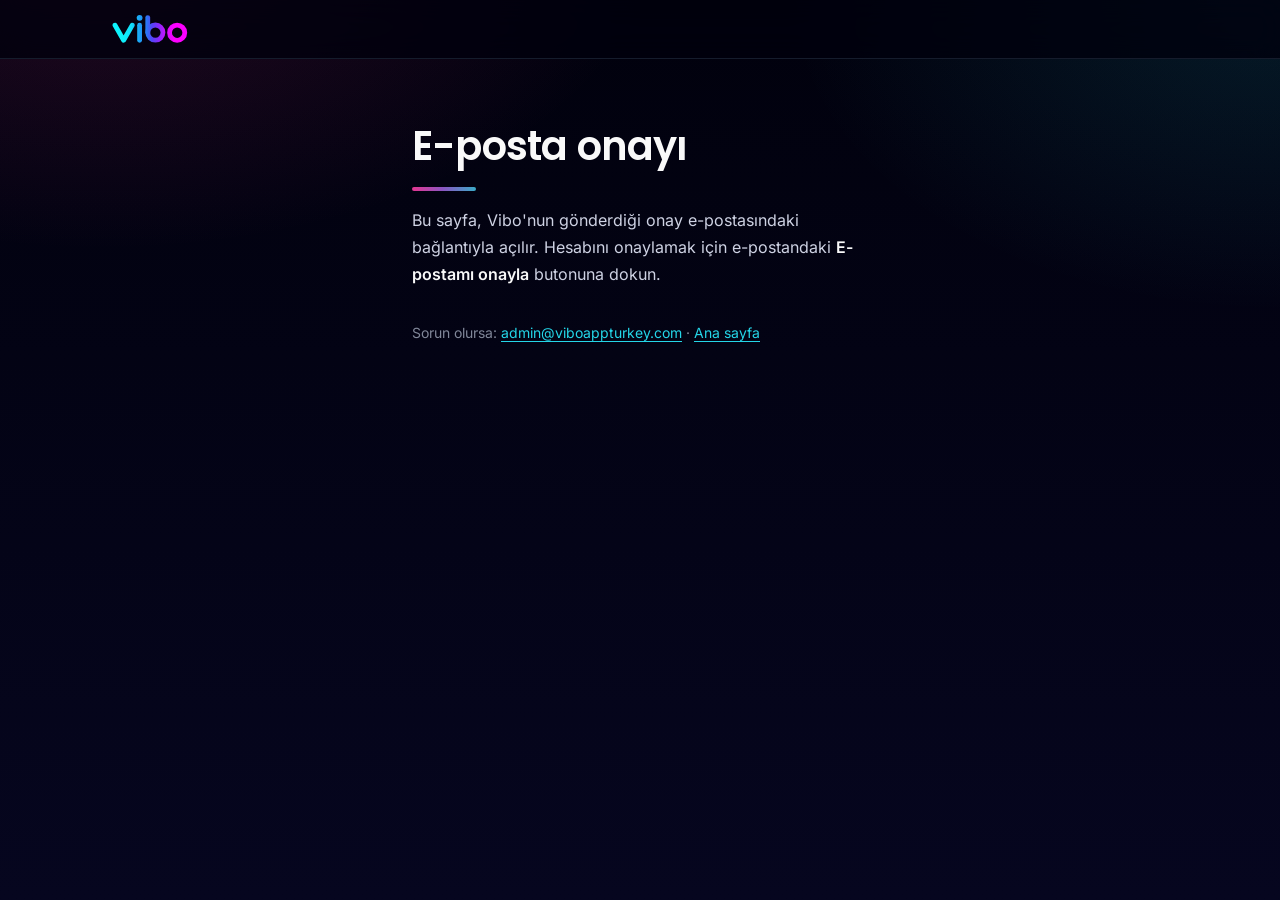
<file: onay.html>
<!doctype html>
<html lang="tr">
<head>
<meta charset="utf-8">
<meta name="viewport" content="width=device-width, initial-scale=1">
<meta name="theme-color" content="#01010d">
<meta name="robots" content="noindex">
<meta name="referrer" content="no-referrer">
<title>Vibo — E-posta Onayı</title>
<meta name="description" content="Vibo e-posta onay sayfası.">
<link rel="icon" type="image/png" href="assets/icon-48.png">
<link rel="apple-touch-icon" href="assets/icon-180.png">
<link rel="stylesheet" href="assets/site.css">
</head>
<body>
<header class="site-header">
  <div class="bar">
    <a class="logo" href="index.html" aria-label="Vibo ana sayfa"><img src="assets/logo.svg" alt="Vibo" width="76" height="30"></a>
  </div>
</header>
<main class="doc narrow">
  <div id="ok" hidden>
    <h1>E-posta adresin onaylandı</h1>
    <p class="msg ok" role="status">Hesabın hazır. Vibo uygulamasına dönüp e-postan ve şifrenle giriş yapabilirsin. Bu sayfayı kapatabilirsin.</p>
  </div>
  <div id="expired" hidden>
    <h1>Bağlantı geçersiz</h1>
    <p class="msg err" role="alert">Bu bağlantı daha önce kullanılmış veya süresi dolmuş. Hesabın zaten onaylıysa uygulamadan giriş yapabilirsin; değilse uygulamada yeniden kayıt olmayı dene, sana yeni bir onay e-postası göndeririz.</p>
  </div>
  <div id="plain" hidden>
    <h1>E-posta onayı</h1>
    <p>Bu sayfa, Vibo'nun gönderdiği onay e-postasındaki bağlantıyla açılır. Hesabını onaylamak için e-postandaki <strong>E-postamı onayla</strong> butonuna dokun.</p>
  </div>
  <p class="muted" style="margin-top:32px">Sorun olursa: <a href="mailto:admin@viboappturkey.com?subject=Vibo%20e-posta%20onay%C4%B1">admin@viboappturkey.com</a> ·
  <a href="index.html">Ana sayfa</a></p>
</main>
<script>
  // Onay bağlantısı bu sayfaya adres çubuğundaki "#" bölümünde bir oturum jetonuyla döner.
  // Jeton kullanılmaz ve saklanmaz; sayfa açılır açılmaz adres çubuğundan ve geçmişten silinir.
  (function () {
    var hash = window.location.hash || "";
    try { history.replaceState(null, "", window.location.pathname); } catch (e) {}
    var show = function (id) { document.getElementById(id).hidden = false; };
    if (/error(_code)?=/.test(hash)) show("expired");
    else if (/access_token=|type=signup|type=email_change/.test(hash)) show("ok");
    else show("plain");
  })();
</script>
</body>
</html>
</file>
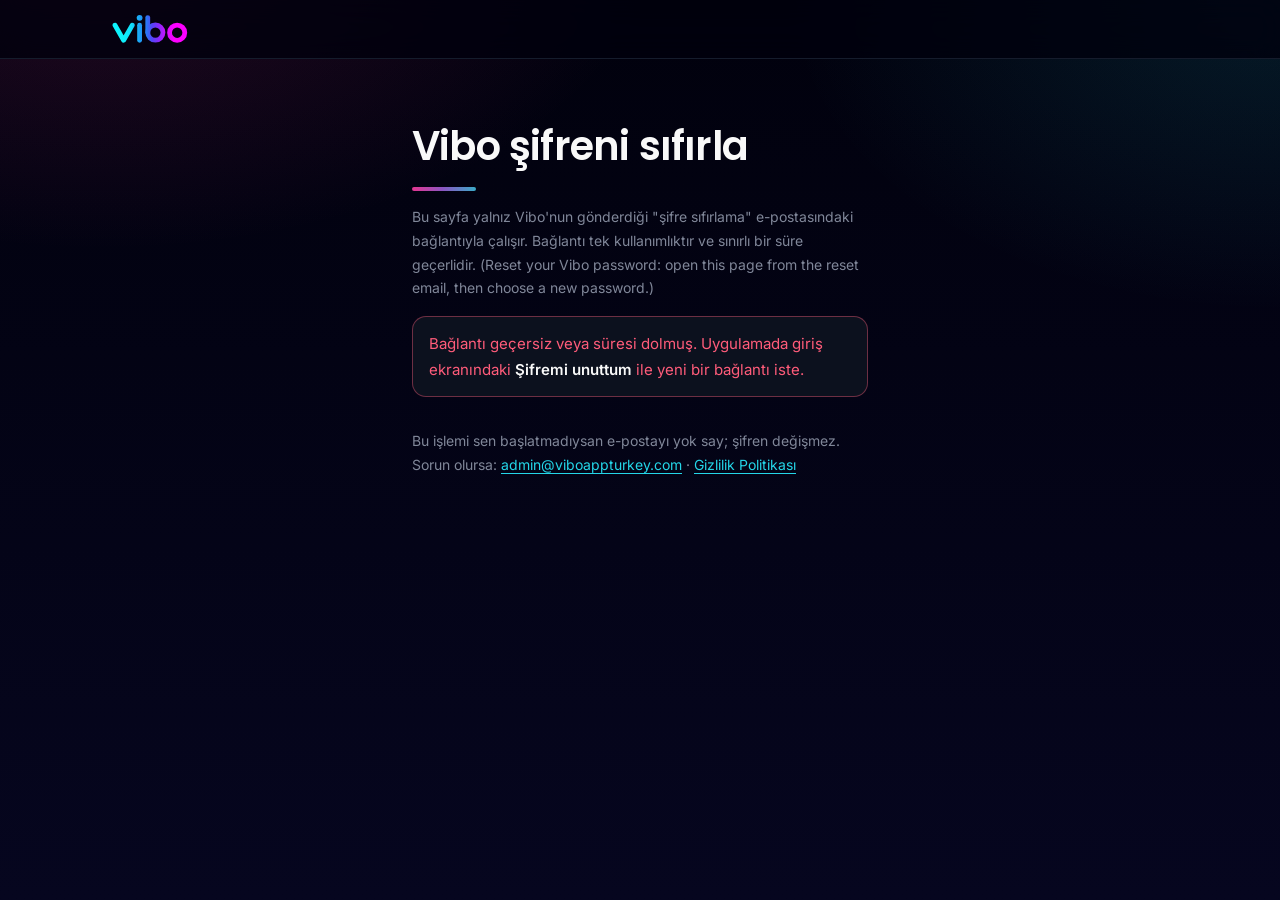
<file: sifre-sifirla.html>
<!doctype html>
<html lang="tr">
<head>
<meta charset="utf-8">
<meta name="viewport" content="width=device-width, initial-scale=1">
<meta name="theme-color" content="#01010d">
<meta name="robots" content="noindex">
<meta name="referrer" content="no-referrer">
<title>Vibo — Şifre Sıfırlama</title>
<meta name="description" content="Vibo şifre sıfırlama sayfası.">
<link rel="icon" type="image/png" href="assets/icon-48.png">
<link rel="apple-touch-icon" href="assets/icon-180.png">
<link rel="stylesheet" href="assets/site.css">
</head>
<body>
<header class="site-header">
  <div class="bar">
    <a class="logo" href="index.html" aria-label="Vibo ana sayfa"><img src="assets/logo.svg" alt="Vibo" width="76" height="30"></a>
  </div>
</header>
<main class="doc narrow">
  <h1>Vibo şifreni sıfırla</h1>
  <p class="muted">Bu sayfa yalnız Vibo'nun gönderdiği "şifre sıfırlama" e-postasındaki bağlantıyla çalışır.
  Bağlantı tek kullanımlıktır ve sınırlı bir süre geçerlidir. <span lang="en">(Reset your Vibo password: open this page
  from the reset email, then choose a new password.)</span></p>

  <p id="invalid" class="msg err" hidden>Bağlantı geçersiz veya süresi dolmuş. Uygulamada giriş ekranındaki
  <strong>Şifremi unuttum</strong> ile yeni bir bağlantı iste.</p>

  <form id="form" hidden novalidate>
    <label>Yeni şifre
      <input id="pw1" type="password" autocomplete="new-password" required minlength="8">
    </label>
    <label>Yeni şifre (tekrar)
      <input id="pw2" type="password" autocomplete="new-password" required minlength="8">
    </label>
    <p class="muted" style="margin:0">En az 8 karakter; 1 büyük harf, 1 küçük harf ve 1 sayı içermeli.</p>
    <p id="error" class="msg err" role="alert" hidden></p>
    <button id="submit" type="submit">Şifreyi kaydet</button>
  </form>

  <p id="done" class="msg ok" role="status" hidden>Şifren değişti. Vibo uygulamasına dönüp yeni şifrenle giriş yapabilirsin.
  Bu sayfayı kapatabilirsin.</p>

  <p class="muted" style="margin-top:32px">Bu işlemi sen başlatmadıysan e-postayı yok say; şifren değişmez.
  Sorun olursa: <a href="mailto:admin@viboappturkey.com?subject=Vibo%20%C5%9Fifre%20s%C4%B1f%C4%B1rlama">admin@viboappturkey.com</a> ·
  <a href="gizlilik-politikasi.html">Gizlilik Politikası</a></p>
</main>
<script>
  // Supabase Auth (implicit akış) sıfırlama bağlantısı bu sayfaya #access_token=...&type=recovery ile,
  // yöneticinin açtığı işletme hesabının davet bağlantısı ise type=invite ile döner; iki durumda da
  // şifreyi yalnız hesap sahibi burada belirler (yönetici şifre belirlemez; kvkk/08 §2.5).
  // Anahtar parça (hash) sunucuya gönderilmez; sayfa açılır açılmaz adres çubuğundan ve geçmişten silinir.
  // Sayfa hiçbir üçüncü taraf kaynak yüklemez; yeni şifre yalnız Supabase Auth'a (AB, Frankfurt) gider.
  (function () {
    var SUPABASE_URL = "https://api.viboappturkey.com";
    // Herkese açık "anon" anahtar (uygulamada da bulunur); tek başına yetki vermez.
    var ANON_KEY = "eyJhbGciOiJIUzI1NiIsInR5cCI6IkpXVCJ9.eyJyb2xlIjoiYW5vbiIsImlzcyI6InN1cGFiYXNlIiwiaWF0IjoxNzkwODc4MDU0LCJleHAiOjIxMDYyMzgwNTR9.qzWxOAA0dTDCLRJnxRbKq1yUUFaIl6gAnrQo1ZFpmxg";

    var params = new URLSearchParams(window.location.hash.replace(/^#/, ""));
    var token = params.get("access_token");
    var type = params.get("type");
    try { history.replaceState(null, "", window.location.pathname); } catch (e) { /* yok say */ }

    var form = document.getElementById("form");
    var invalid = document.getElementById("invalid");
    var errorEl = document.getElementById("error");
    var done = document.getElementById("done");
    var submit = document.getElementById("submit");

    if (!token || (type !== "recovery" && type !== "invite")) { invalid.hidden = false; return; }
    form.hidden = false;

    function strong(p) {
      return p.length >= 8 && /[A-ZÇĞİÖŞÜ]/.test(p) && /[a-zçğıöşü]/.test(p) && /\d/.test(p);
    }
    function showError(text) { errorEl.textContent = text; errorEl.hidden = false; }

    form.addEventListener("submit", function (event) {
      event.preventDefault();
      errorEl.hidden = true;
      var pw1 = document.getElementById("pw1").value;
      var pw2 = document.getElementById("pw2").value;
      if (!strong(pw1)) return showError("Şifre en az 8 karakter olmalı; 1 büyük harf, 1 küçük harf ve 1 sayı içermeli.");
      if (pw1 !== pw2) return showError("Şifreler aynı değil.");
      submit.disabled = true;
      fetch(SUPABASE_URL + "/auth/v1/user", {
        method: "PUT",
        headers: { "Content-Type": "application/json", apikey: ANON_KEY, Authorization: "Bearer " + token },
        // Eski hesaplarda yönetici tarafından verilmiş geçici şifrenin zorunlu değişim bayrağı da kapanır.
        body: JSON.stringify({ password: pw1, data: { must_change_password: false } }),
      })
        .then(function (res) {
          return res.json().catch(function () { return {}; }).then(function (body) { return { ok: res.ok, status: res.status, body: body }; });
        })
        .then(function (r) {
          if (!r.ok) {
            var code = String((r.body && (r.body.error_code || r.body.code)) || "");
            var msg = String((r.body && (r.body.msg || r.body.message)) || "").toLowerCase();
            if (r.status === 401 || r.status === 403) { form.hidden = true; invalid.hidden = false; return; }
            if (code === "same_password" || msg.indexOf("different") >= 0) throw new Error("Yeni şifre eskisinden farklı olmalı.");
            if (code === "weak_password" || msg.indexOf("weak") >= 0 || msg.indexOf("pwned") >= 0) throw new Error("Bu şifre yeterince güçlü değil veya sızdırılmış şifreler listesinde. Başka bir şifre seç.");
            throw new Error("Şifre değiştirilemedi. Tekrar dene.");
          }
          // Sıfırlama için açılan geçici oturum kapatılır; giriş uygulamadan yeni şifreyle yapılır.
          fetch(SUPABASE_URL + "/auth/v1/logout?scope=local", {
            method: "POST",
            headers: { apikey: ANON_KEY, Authorization: "Bearer " + token },
          }).catch(function () { /* yok say */ });
          token = null;
          form.hidden = true;
          done.hidden = false;
        })
        .catch(function (err) {
          showError(err && err.message ? err.message : "Şifre değiştirilemedi. Tekrar dene.");
        })
        .then(function () { submit.disabled = false; });
    });
  })();
</script>
</body>
</html>
</file>
<file: assets/site.css>
/* Vibo web sitesi ortak stili. Renk ve tipografi uygulamadaki tasarım sistemiyle aynıdır
   (vibo-react-native/src/theme/tokens.js). Tüm kaynaklar bu siteden sunulur; üçüncü taraf istek yoktur. */

@font-face { font-family: "Poppins"; font-weight: 500; font-display: swap; src: url("fonts/poppins-500.woff2") format("woff2"); }
@font-face { font-family: "Poppins"; font-weight: 600; font-display: swap; src: url("fonts/poppins-600.woff2") format("woff2"); }
@font-face { font-family: "Inter"; font-weight: 400; font-display: swap; src: url("fonts/inter-400.woff2") format("woff2"); }
@font-face { font-family: "Inter"; font-weight: 500; font-display: swap; src: url("fonts/inter-500.woff2") format("woff2"); }
@font-face { font-family: "Inter"; font-weight: 600; font-display: swap; src: url("fonts/inter-600.woff2") format("woff2"); }

:root {
  color-scheme: dark;
  --bg: #01010d;
  --bg-end: #06061f;
  --surface: #0c111e;
  --surface-deep: #060518;
  --elevated: #191727;
  --line: #1f2739;
  --line-soft: #151c2c;
  --text: #f9f9f9;
  --body: #ced2e3;
  --muted: #808799;
  --cyan: #24d6e8;
  --pink: #fd5595;
  --purple: #9058c2;
  --danger: #ff5c7a;
  --success: #10b981;
  --brand: linear-gradient(90deg, #e53691 0%, #8b56c2 48%, #3aabc8 100%);
  --display: "Poppins", -apple-system, "Segoe UI", Roboto, "Helvetica Neue", Arial, sans-serif;
  --sans: "Inter", -apple-system, "Segoe UI", Roboto, "Helvetica Neue", Arial, sans-serif;
  --gutter: clamp(16px, 4vw, 32px);
}

* { box-sizing: border-box; }
[hidden] { display: none !important; }

html { -webkit-text-size-adjust: 100%; scroll-behavior: smooth; scroll-padding-top: 88px; }
body {
  margin: 0;
  min-height: 100vh;
  display: flex;
  flex-direction: column;
  background:
    radial-gradient(900px 520px at 8% -8%, rgba(229, 54, 145, 0.16), transparent 62%),
    radial-gradient(820px 520px at 100% 0%, rgba(36, 214, 232, 0.12), transparent 60%),
    linear-gradient(180deg, var(--bg) 0%, var(--bg-end) 100%) fixed;
  background-color: var(--bg);
  color: var(--body);
  font-family: var(--sans);
  font-size: 16px;
  line-height: 1.7;
  -webkit-font-smoothing: antialiased;
}

a { color: var(--cyan); text-decoration-thickness: 1px; text-underline-offset: 3px; }
a:hover { color: #7be9f4; }
:focus-visible { outline: 2px solid var(--cyan); outline-offset: 3px; border-radius: 6px; }
strong { color: var(--text); font-weight: 600; }
code { font-size: 0.88em; background: var(--surface); border: 1px solid var(--line); border-radius: 6px; padding: 1px 6px; }

/* ---------- Üst çubuk ---------- */
.site-header {
  position: sticky; top: 0; z-index: 10;
  background: rgba(1, 1, 13, 0.78);
  -webkit-backdrop-filter: blur(14px); backdrop-filter: blur(14px);
  border-bottom: 1px solid var(--line-soft);
}
.site-header .bar {
  max-width: 1120px; margin: 0 auto; padding: 14px var(--gutter);
  display: flex; align-items: center; justify-content: space-between; gap: 16px;
}
.logo { display: inline-flex; align-items: center; }
.logo img { display: block; height: 30px; width: auto; }
.site-nav { display: flex; align-items: center; gap: 4px; overflow-x: auto; scrollbar-width: none; }
.site-nav::-webkit-scrollbar { display: none; }
.site-nav a {
  color: var(--body); text-decoration: none; font-size: 14px; font-weight: 500;
  padding: 8px 12px; border-radius: 999px; white-space: nowrap;
}
.site-nav a:hover { color: var(--text); background: rgba(255, 255, 255, 0.06); }
.site-nav a[aria-current="page"] { color: var(--text); background: var(--elevated); }

/* ---------- Butonlar ve etiketler ---------- */
.btn {
  display: inline-flex; align-items: center; justify-content: center; gap: 8px;
  font: 600 15px/1 var(--sans); color: #fff; text-decoration: none;
  padding: 14px 22px; border-radius: 14px; border: 0; cursor: pointer;
  background: var(--brand);
}
.btn:hover { color: #fff; filter: brightness(1.08); }
.btn.ghost { background: transparent; color: var(--text); border: 1px solid var(--line); }
.btn.ghost:hover { border-color: var(--cyan); }
.chip {
  display: inline-flex; align-items: center; gap: 8px;
  font-size: 13px; font-weight: 500; color: var(--body);
  padding: 6px 14px; border-radius: 999px;
  background: rgba(36, 214, 232, 0.08); border: 1px solid rgba(36, 214, 232, 0.3);
}
.chip::before { content: ""; width: 7px; height: 7px; border-radius: 50%; background: var(--cyan); box-shadow: 0 0 10px var(--cyan); }
.grad {
  background: var(--brand); -webkit-background-clip: text; background-clip: text;
  -webkit-text-fill-color: transparent; color: transparent;
}

/* ---------- Ana sayfa ---------- */
.wrap { width: 100%; max-width: 1120px; margin: 0 auto; padding: 0 var(--gutter); }
.hero { display: grid; grid-template-columns: 1.05fr 0.95fr; align-items: center; gap: 40px; padding: clamp(40px, 8vw, 96px) 0 clamp(40px, 6vw, 72px); }
.hero h1 {
  font-family: var(--display); font-weight: 600; color: var(--text);
  font-size: clamp(34px, 5.4vw, 60px); line-height: 1.08; letter-spacing: -0.02em; margin: 20px 0 18px;
}
.hero .lead { font-size: clamp(16px, 1.6vw, 19px); max-width: 34em; margin: 0 0 28px; }
.hero-art img { display: block; width: 100%; height: auto; filter: drop-shadow(0 0 60px rgba(229, 54, 145, 0.25)); }
.stores { display: flex; flex-wrap: wrap; gap: 12px; }
.store {
  display: inline-flex; flex-direction: column; justify-content: center; min-width: 168px;
  padding: 10px 18px; border-radius: 14px; background: var(--surface-deep); border: 1px solid var(--line);
}
.store small { font-size: 11px; color: var(--muted); letter-spacing: 0.04em; text-transform: uppercase; }
.store span { font: 600 16px/1.4 var(--display); color: var(--text); }
.note { font-size: 13px; color: var(--muted); margin: 14px 0 0; }

.section { padding: clamp(36px, 6vw, 72px) 0; }
.section > h2 {
  font-family: var(--display); font-weight: 600; color: var(--text);
  font-size: clamp(24px, 3vw, 34px); line-height: 1.2; letter-spacing: -0.01em; margin: 0 0 10px;
}
.section > .sub { margin: 0 0 32px; max-width: 40em; }
.cards { display: grid; grid-template-columns: repeat(3, 1fr); gap: 16px; }
.card {
  background: linear-gradient(180deg, rgba(12, 17, 30, 0.9), rgba(6, 5, 24, 0.9));
  border: 1px solid var(--line); border-radius: 18px; padding: 22px;
}
.card .ico {
  width: 42px; height: 42px; border-radius: 12px; display: grid; place-items: center; margin-bottom: 14px;
  background: rgba(144, 88, 194, 0.14); border: 1px solid rgba(157, 123, 255, 0.35); color: var(--cyan);
}
.card .ico svg { width: 22px; height: 22px; }
.card h3 { font: 600 17px/1.3 var(--display); color: var(--text); margin: 0 0 6px; }
.card p { margin: 0; font-size: 15px; line-height: 1.6; }

.band {
  display: grid; grid-template-columns: 1fr auto; align-items: center; gap: 24px;
  padding: clamp(24px, 4vw, 40px); border-radius: 24px;
  background: linear-gradient(120deg, #1c1b4a 0%, #20124c 45%, #095688 130%);
  border: 1px solid rgba(157, 123, 255, 0.35);
}
.band h2 { font: 600 clamp(22px, 2.6vw, 30px)/1.2 var(--display); color: var(--text); margin: 0 0 8px; }
.band p { margin: 0; max-width: 36em; }

/* ---------- Belge sayfaları ---------- */
.doc { width: 100%; max-width: 860px; margin: 0 auto; padding: clamp(32px, 6vw, 64px) var(--gutter) 72px; flex: 1; }
.doc h1 {
  font-family: var(--display); font-weight: 600; color: var(--text);
  font-size: clamp(28px, 4.2vw, 40px); line-height: 1.15; letter-spacing: -0.02em; margin: 0 0 10px;
}
.doc h1::after { content: ""; display: block; width: 64px; height: 4px; border-radius: 4px; background: var(--brand); margin-top: 18px; }
.doc h2 {
  font: 600 clamp(20px, 2.4vw, 24px)/1.3 var(--display); color: var(--text);
  margin: 48px 0 12px; padding-top: 28px; border-top: 1px solid var(--line);
}
.doc h3 { font: 600 17px/1.4 var(--display); color: var(--text); margin: 30px 0 8px; }
.doc p, .doc li { overflow-wrap: break-word; }
.doc ul, .doc ol { padding-left: 22px; }
.doc li { margin: 6px 0; }
.doc li::marker { color: var(--purple); }
.muted { color: var(--muted); font-size: 14px; }
.box {
  background: var(--surface); border: 1px solid var(--line); border-radius: 16px; padding: 16px 20px;
  position: relative; overflow: hidden;
}
.box::before { content: ""; position: absolute; left: 0; top: 0; bottom: 0; width: 3px; background: linear-gradient(180deg, #e53691, #8b56c2, #3aabc8); }
nav.box strong { font-family: var(--display); }
nav.box ol { margin: 0; columns: 2; column-gap: 32px; }
nav.box li { break-inside: avoid; margin: 0 0 6px; }
nav.box a { text-decoration: none; color: var(--body); }
nav.box a:hover { color: var(--cyan); }
pre {
  background: var(--surface-deep); border: 1px solid var(--line); border-radius: 14px; padding: 16px;
  font-size: 13.5px; line-height: 1.6; white-space: pre-wrap; overflow-wrap: break-word; color: var(--body);
}
.table-wrap { overflow-x: auto; -webkit-overflow-scrolling: touch; margin: 12px 0 20px; border: 1px solid var(--line); border-radius: 14px; }
table { border-collapse: collapse; width: 100%; min-width: 640px; font-size: 14px; line-height: 1.55; }
th, td { padding: 12px 14px; text-align: left; vertical-align: top; border-bottom: 1px solid var(--line-soft); border-right: 1px solid var(--line-soft); }
tr:last-child > * { border-bottom: 0; }
tr > *:last-child { border-right: 0; }
th { background: var(--surface); color: var(--text); font-weight: 600; }
td { background: rgba(6, 5, 24, 0.6); }

/* ---------- İletişim sayfası ---------- */
.contact-grid { display: grid; grid-template-columns: repeat(2, 1fr); gap: 16px; margin: 28px 0 8px; }
.doc .card h3 { font-size: 16px; margin: 0 0 6px; }
.contact-grid .card a { font-weight: 500; }
.legal-info { font-size: 14px; line-height: 1.7; color: var(--muted); }
.legal-info dl { margin: 0; display: grid; grid-template-columns: max-content 1fr; gap: 6px 20px; }
.legal-info dt { color: var(--body); }
.legal-info dd { margin: 0; }
.legal-info a { color: var(--body); }

/* ---------- Form (şifre sıfırlama) ---------- */
.doc.narrow { max-width: 520px; }
form { background: var(--surface); border: 1px solid var(--line); border-radius: 18px; padding: 22px; display: grid; gap: 16px; margin: 24px 0; }
label { font-size: 14px; font-weight: 600; color: var(--text); display: grid; gap: 6px; }
input {
  font: 400 16px/1.4 var(--sans); padding: 13px 14px; border-radius: 12px;
  border: 1px solid var(--line); background: var(--surface-deep); color: var(--text);
}
input:focus { outline: none; border-color: var(--cyan); box-shadow: 0 0 0 3px rgba(36, 214, 232, 0.18); }
button {
  font: 600 16px/1 var(--sans); padding: 15px 18px; border-radius: 14px; border: 0;
  background: var(--brand); color: #fff; cursor: pointer;
}
button[disabled] { opacity: 0.6; cursor: default; }
.msg { margin: 16px 0; font-size: 15px; padding: 14px 16px; border-radius: 14px; border: 1px solid var(--line); background: var(--surface); }
form .msg { margin: 0; }
.err { color: var(--danger); border-color: rgba(255, 92, 122, 0.4); }
.ok { color: #5fe0b4; border-color: rgba(16, 185, 129, 0.45); }

/* ---------- Alt bilgi ---------- */
.site-footer { border-top: 1px solid var(--line-soft); background: rgba(1, 1, 13, 0.6); margin-top: auto; }
.site-footer .inner {
  max-width: 1120px; margin: 0 auto; padding: 36px var(--gutter) 28px;
  display: grid; grid-template-columns: 1.2fr 1fr 1fr; gap: 28px;
}
.site-footer .logo img { height: 26px; }
.site-footer p { margin: 12px 0 0; font-size: 14px; color: var(--muted); max-width: 26em; }
.site-footer h4 { font: 600 13px/1 var(--sans); letter-spacing: 0.06em; text-transform: uppercase; color: var(--muted); margin: 6px 0 14px; }
.site-footer ul { list-style: none; margin: 0; padding: 0; display: grid; gap: 10px; }
.site-footer li a { color: var(--body); text-decoration: none; font-size: 14px; }
.site-footer li a:hover { color: var(--cyan); }
.site-footer .legal {
  max-width: 1120px; margin: 0 auto; padding: 16px var(--gutter) 28px;
  border-top: 1px solid var(--line-soft); font-size: 13px; color: var(--muted);
}

@media (max-width: 860px) {
  .hero { grid-template-columns: 1fr; gap: 24px; }
  .hero-art { order: -1; max-width: 440px; }
  .cards { grid-template-columns: repeat(2, 1fr); }
  .band { grid-template-columns: 1fr; }
  .site-footer .inner { grid-template-columns: 1fr 1fr; }
  .site-footer .inner > :first-child { grid-column: 1 / -1; }
}
@media (max-width: 560px) {
  .cards, .contact-grid { grid-template-columns: 1fr; }
  nav.box ol { columns: 1; }
  .site-nav a { padding: 8px 9px; font-size: 13px; }
  .logo img { height: 26px; }
  .legal-info dl { grid-template-columns: 1fr; gap: 2px; }
  .legal-info dt { margin-top: 10px; }
  .store { flex: 1; min-width: 0; }
}
@media (prefers-reduced-motion: reduce) { html { scroll-behavior: auto; } }

@media print {
  :root { color-scheme: light; }
  body { background: #fff; color: #111; font-size: 12pt; }
  .site-header, .site-footer { display: none; }
  .doc { max-width: none; padding: 0; }
  .doc h1, .doc h2, .doc h3, strong, th { color: #000; }
  a { color: #000; }
  .box, th, td, pre { background: #fff; border-color: #bbb; }
  .muted { color: #444; }
}
</file>
